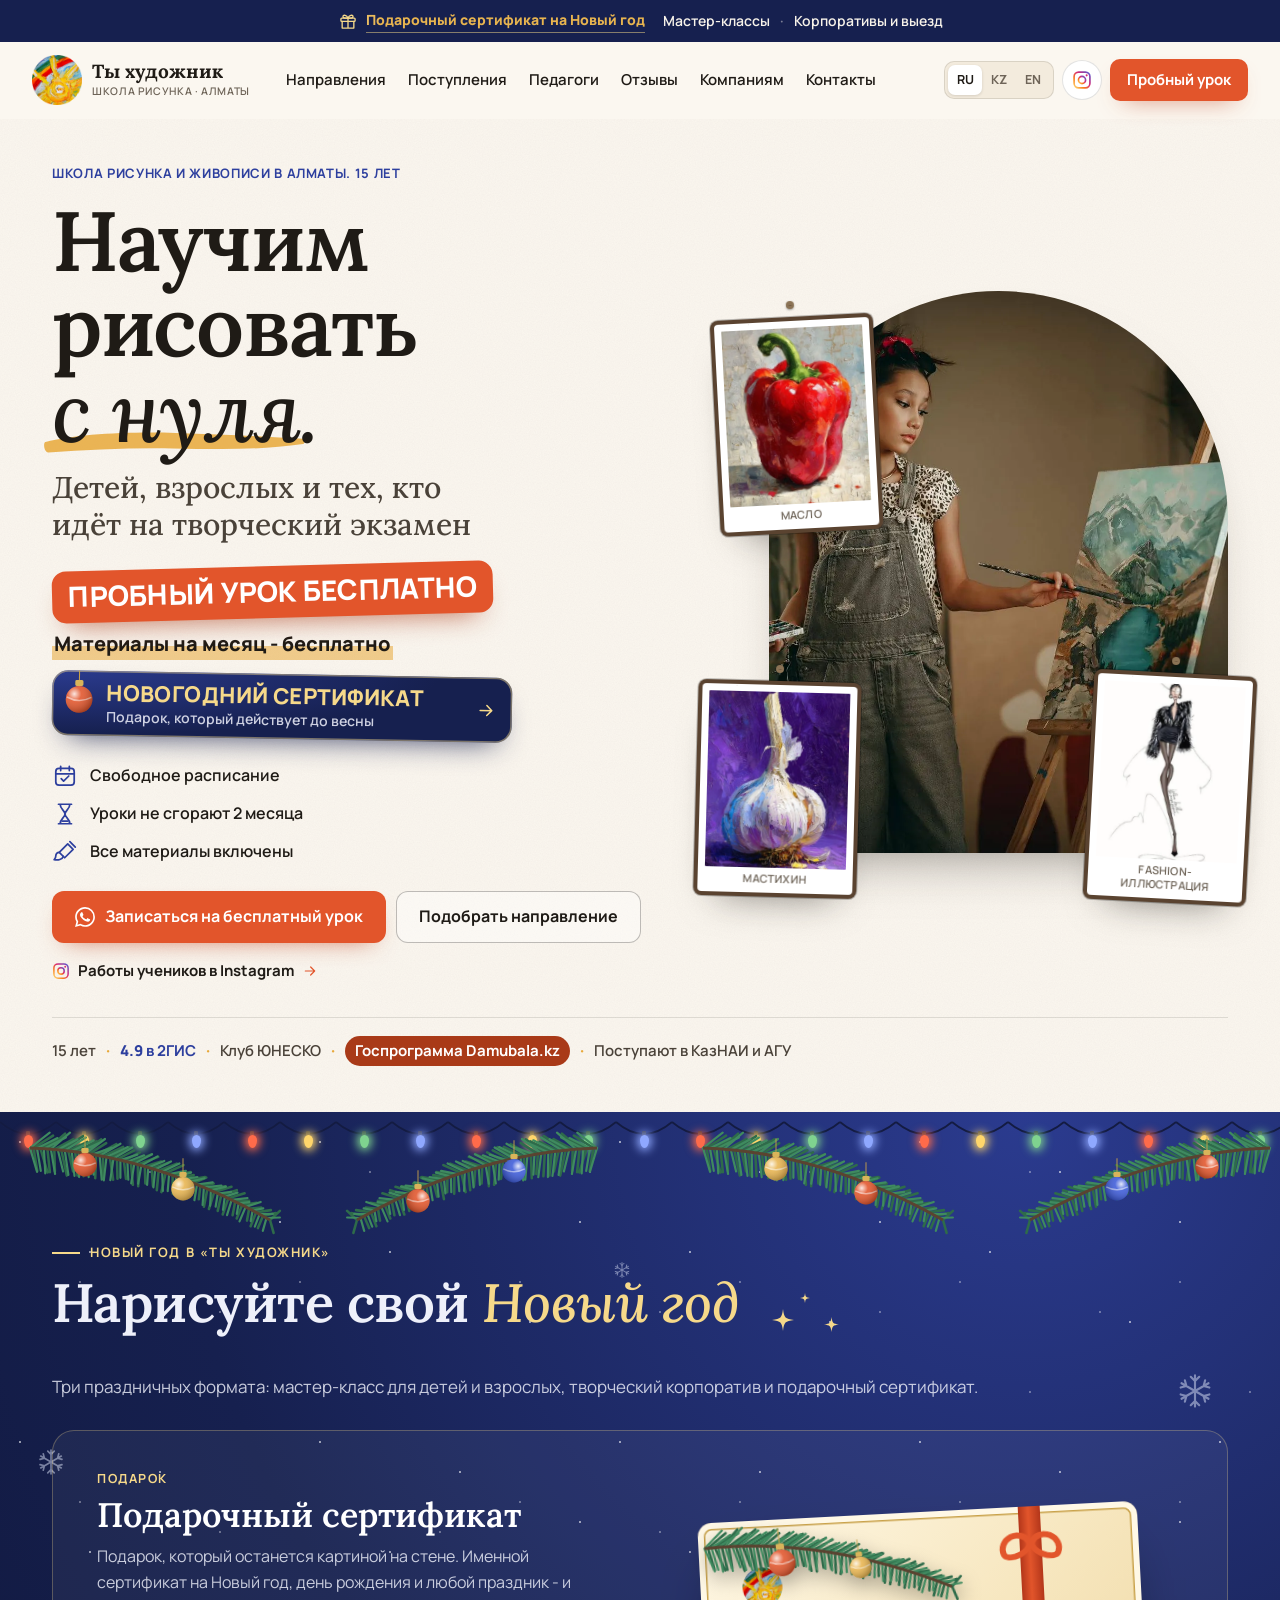
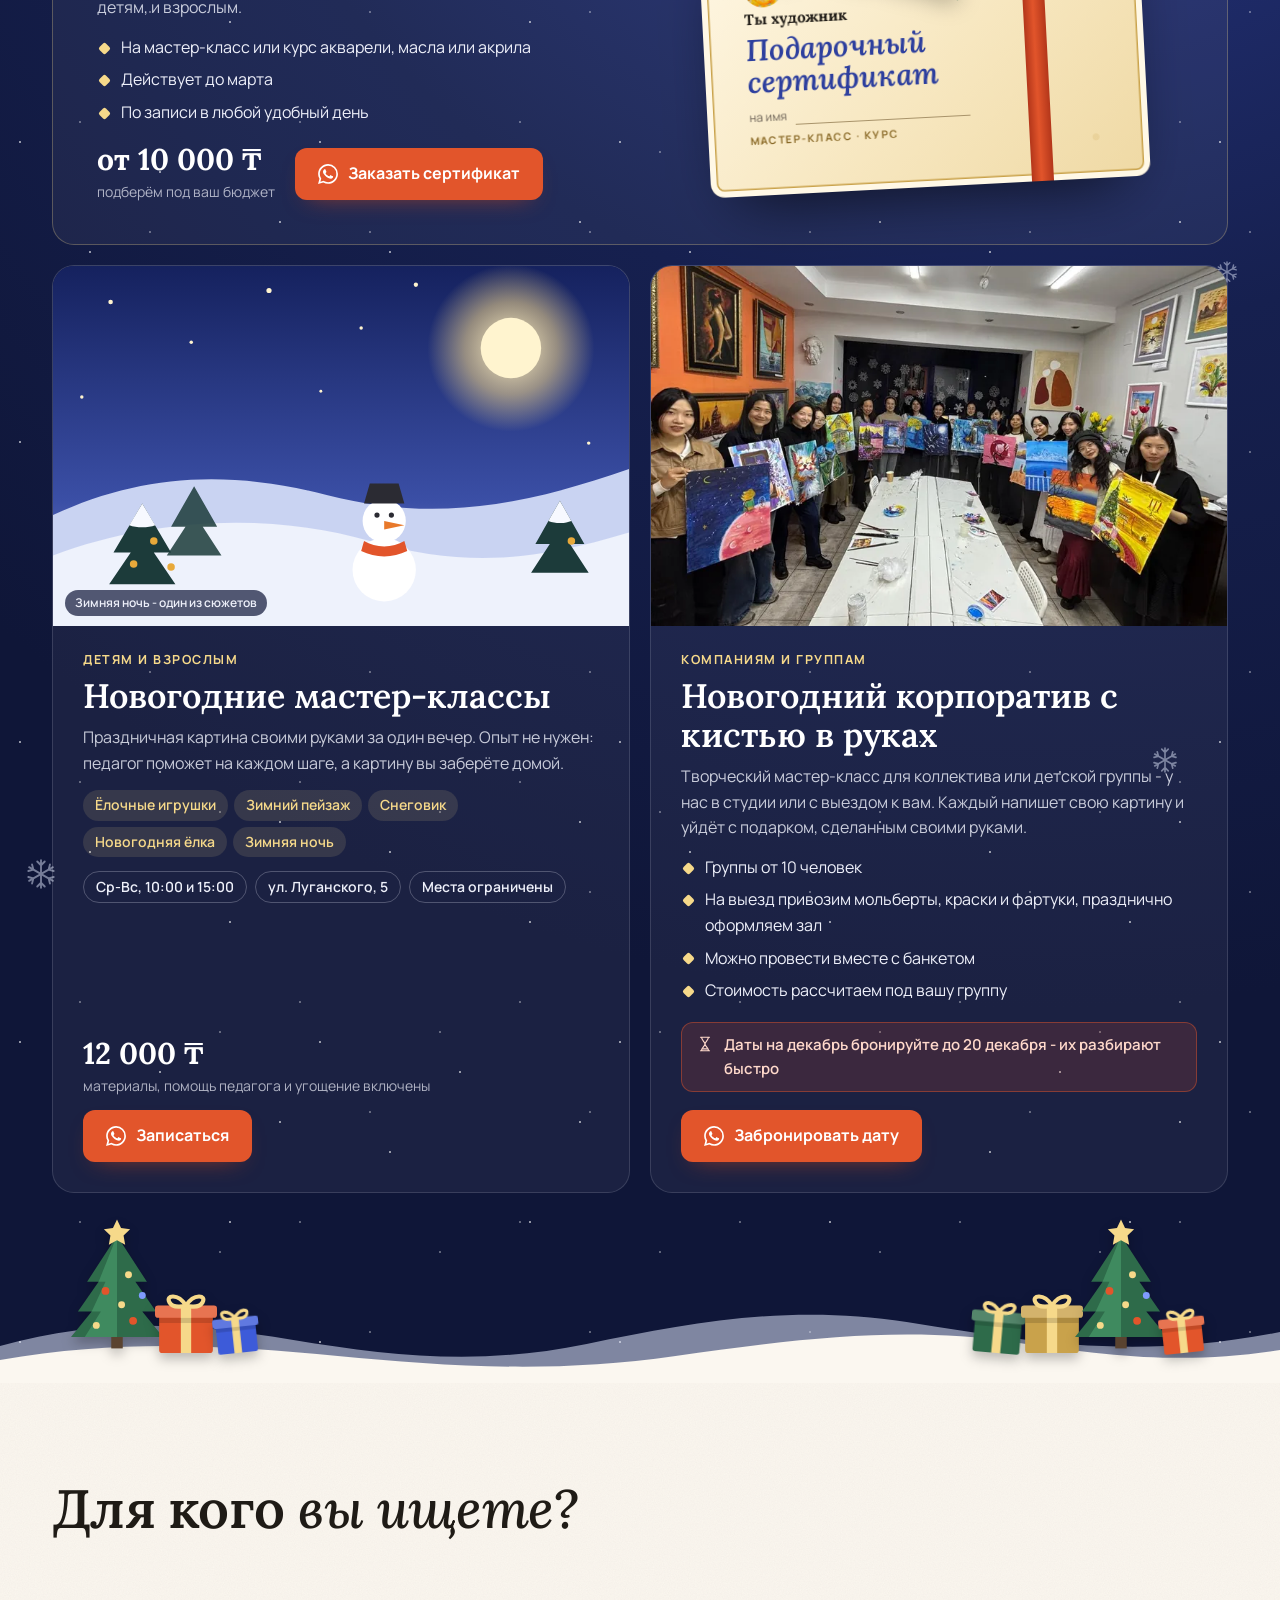
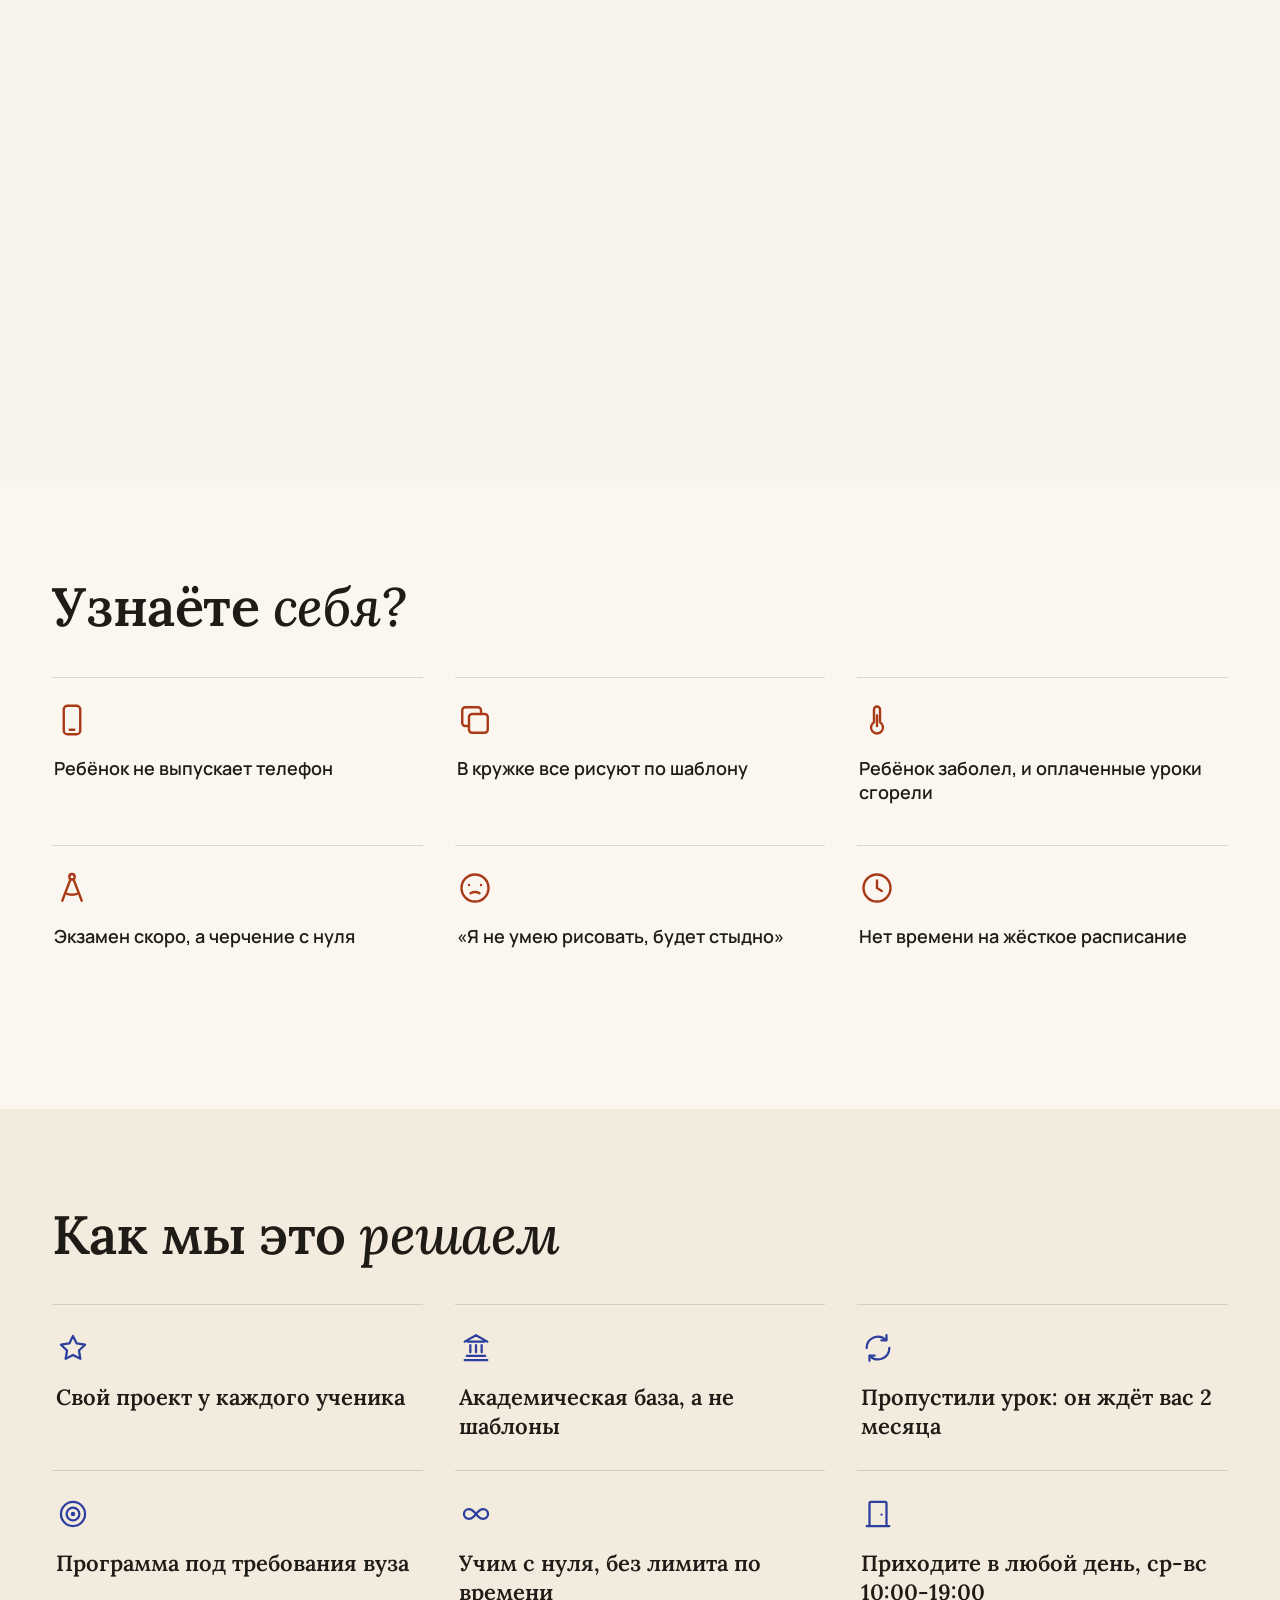
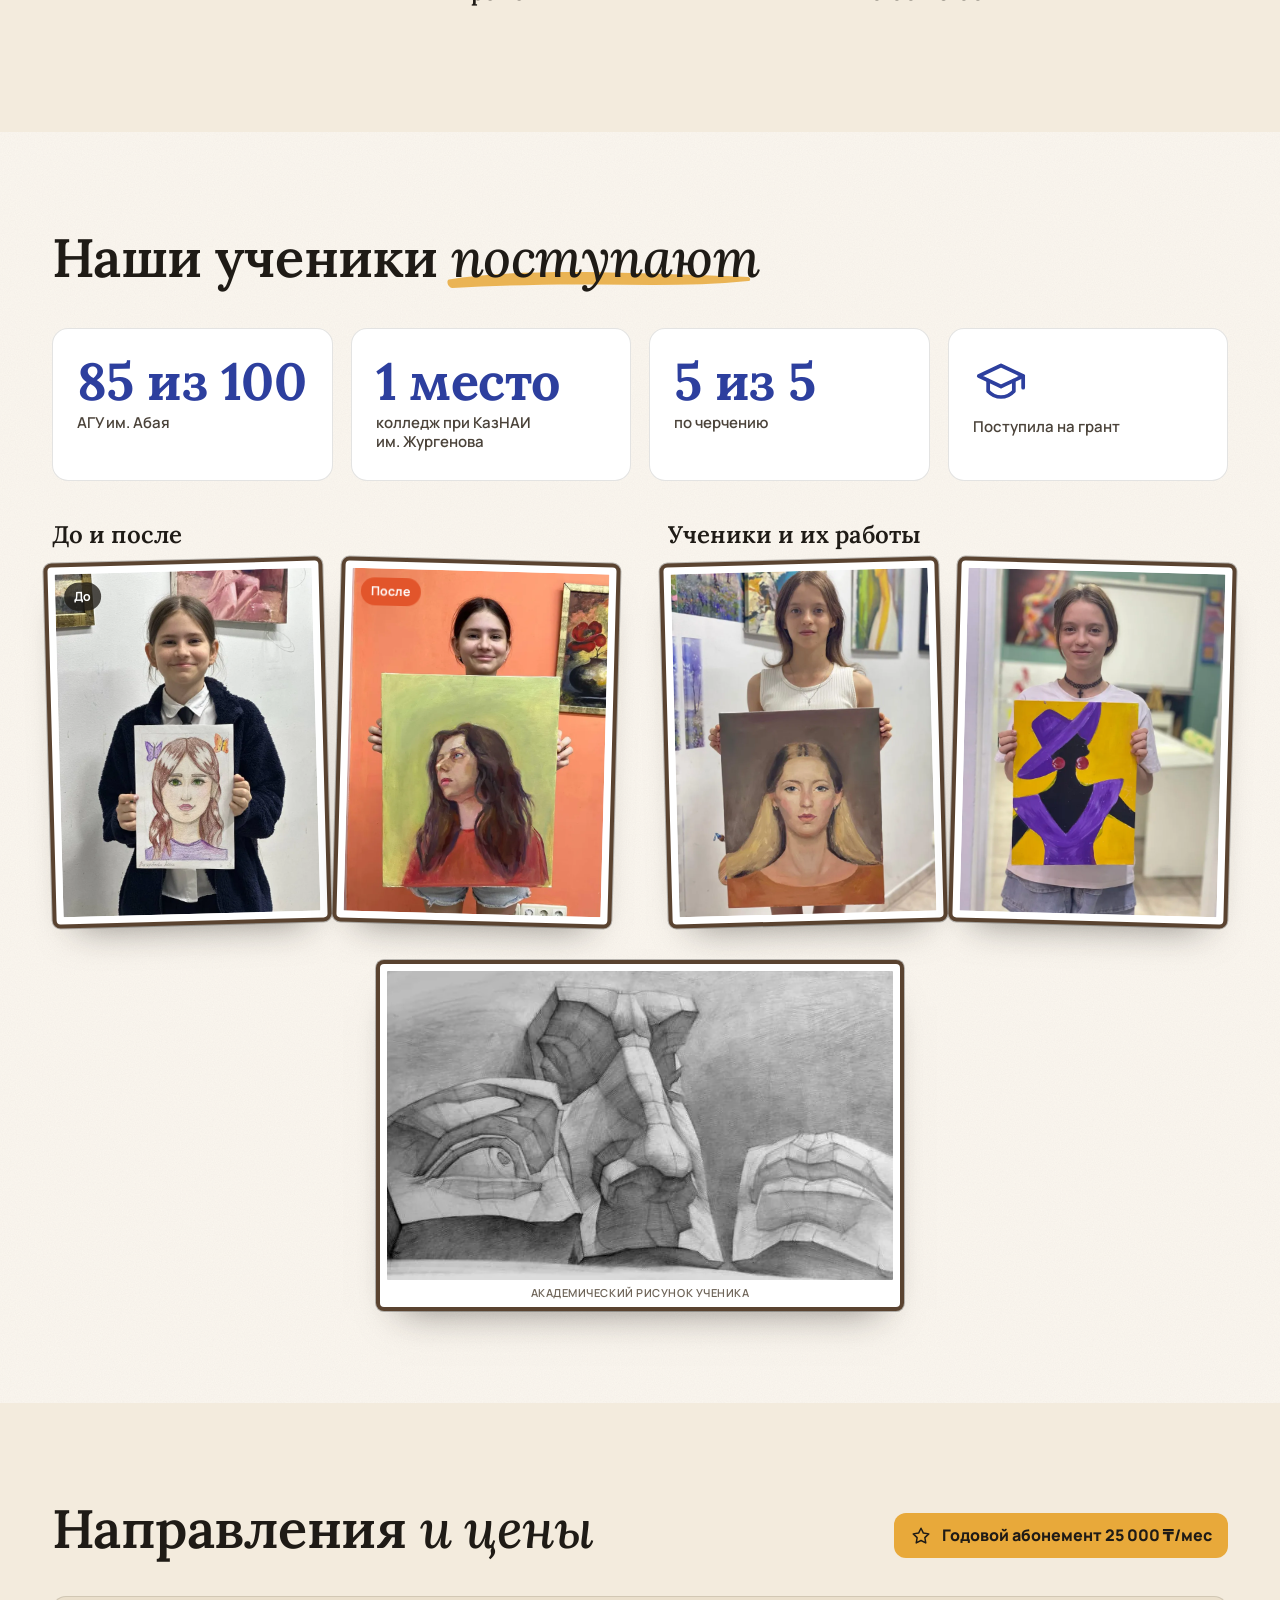
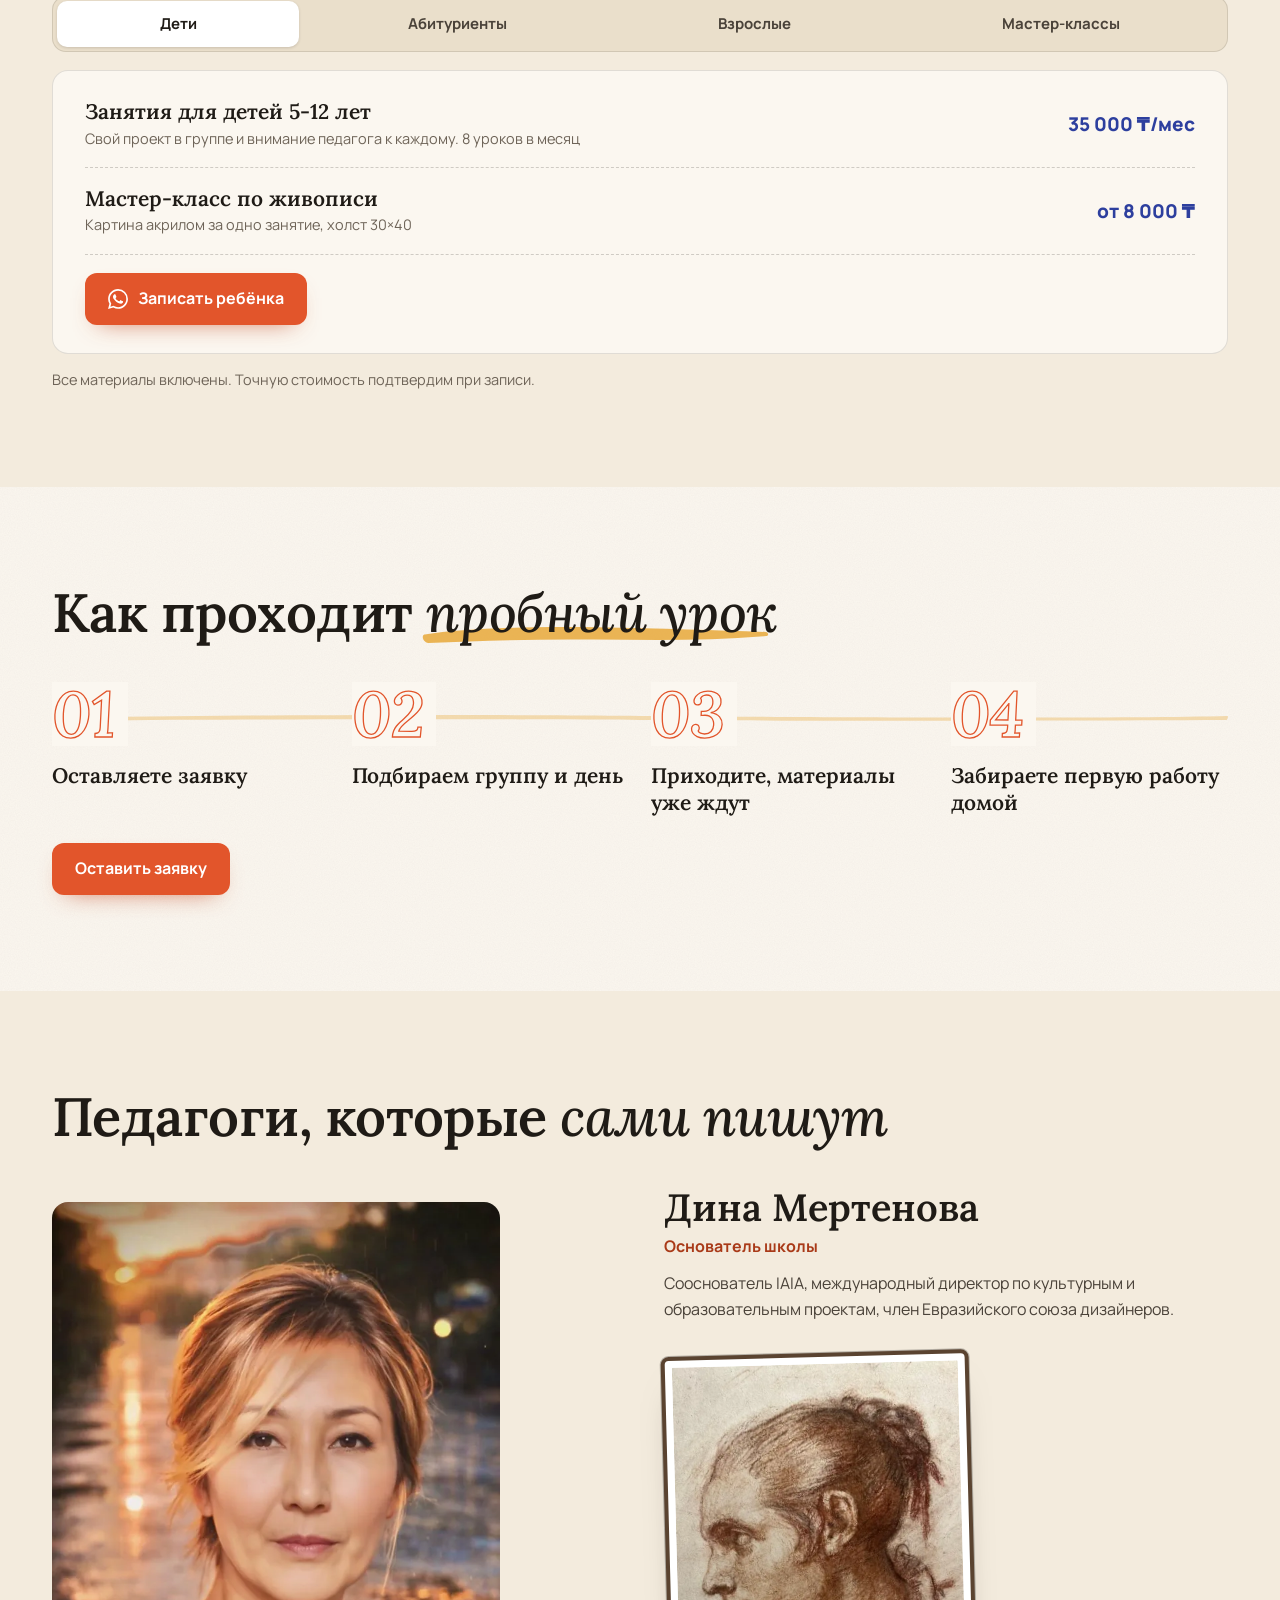
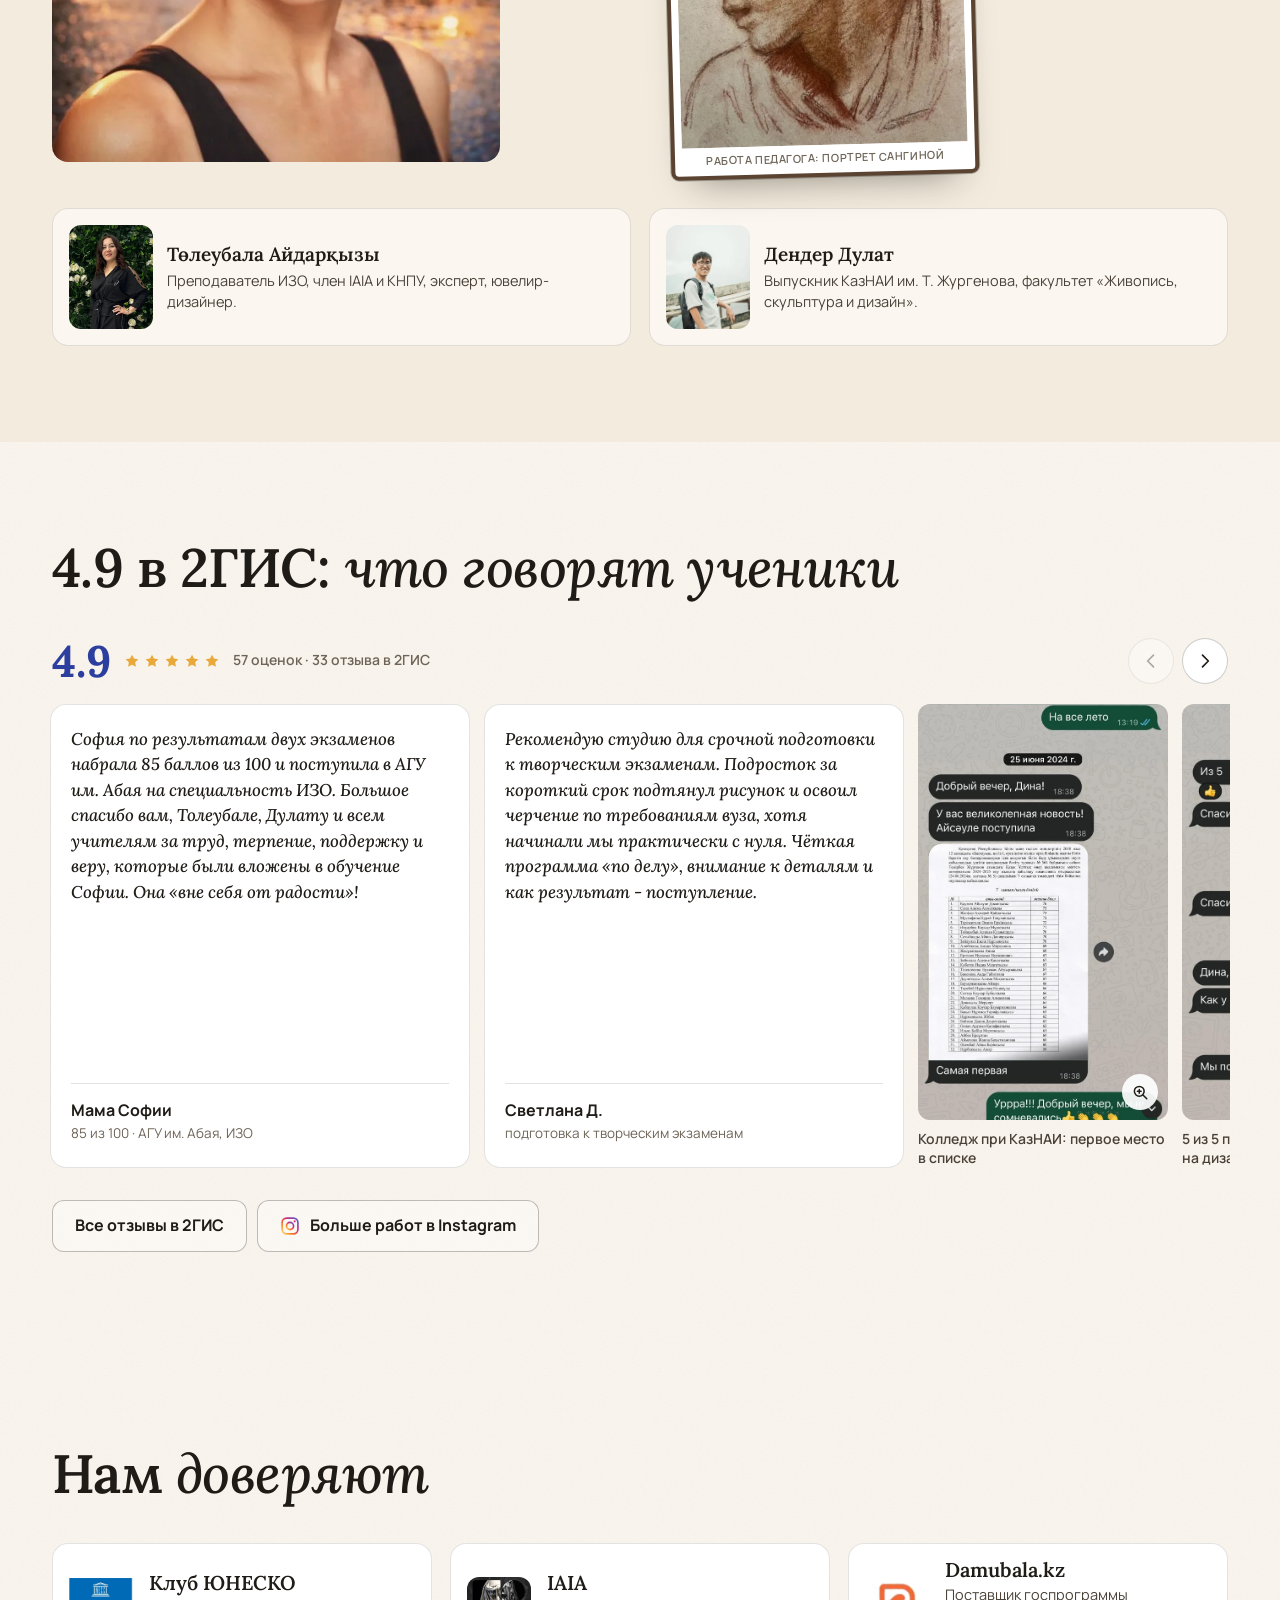
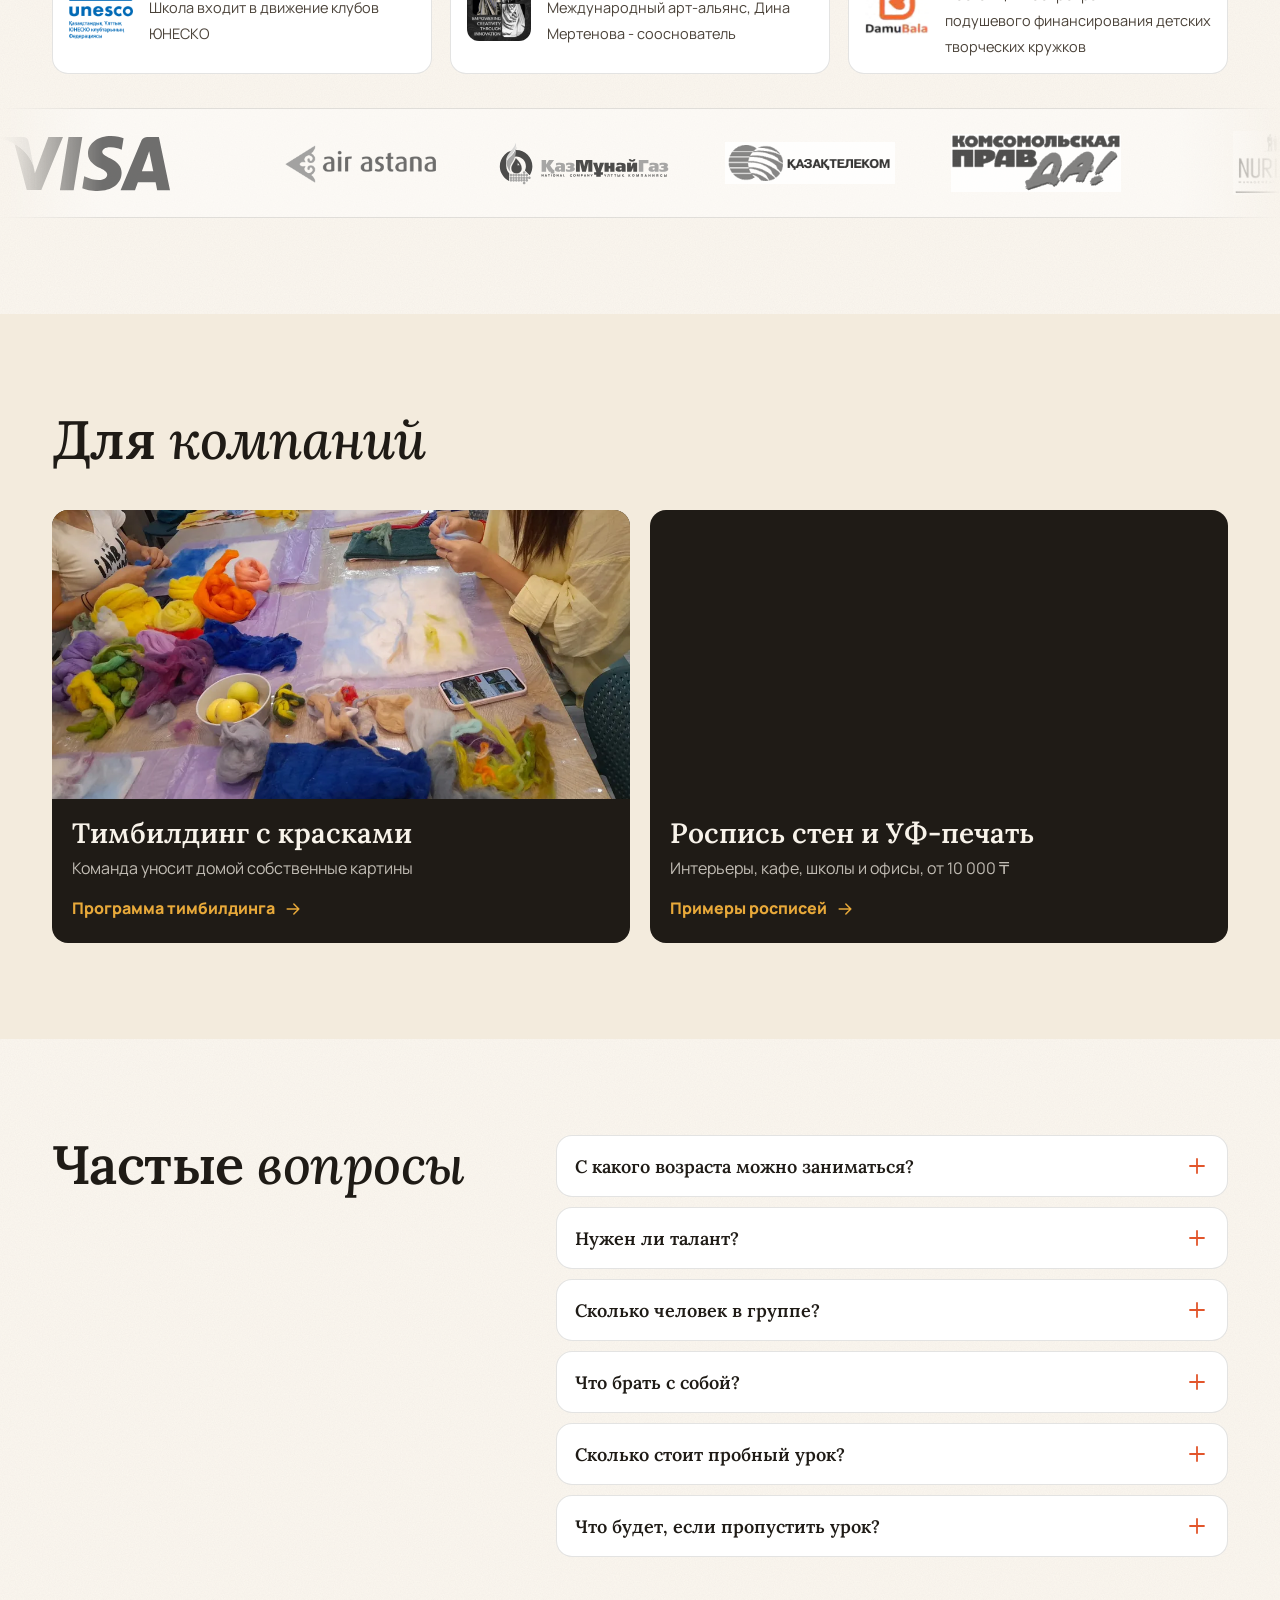
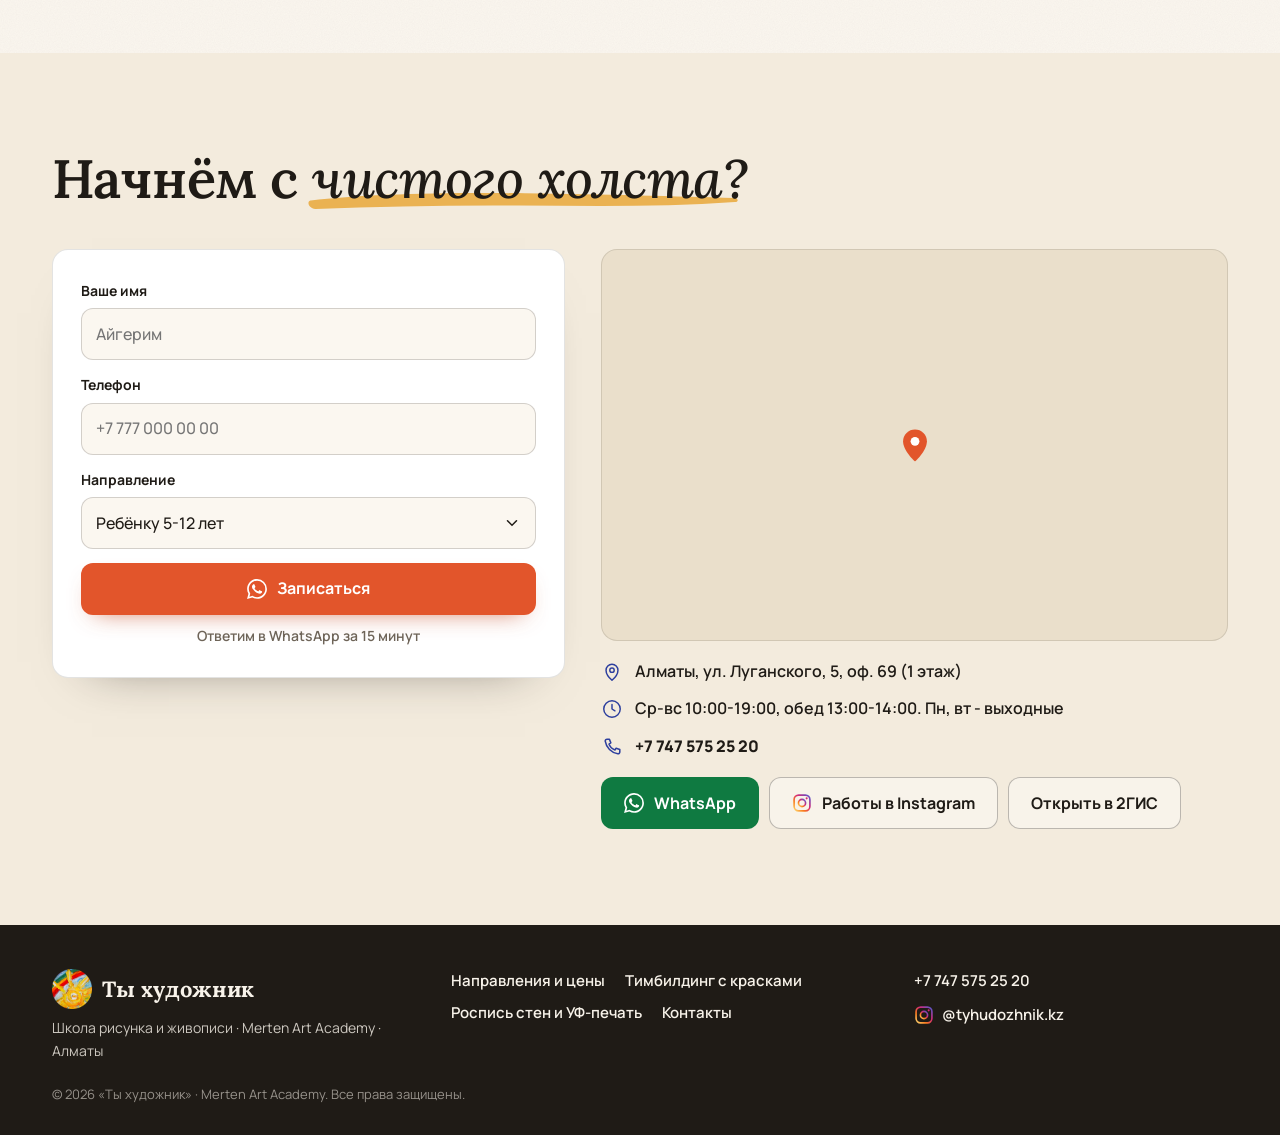
<file: index.html>
<!DOCTYPE html>
<html lang="ru" data-title-en="Ty Hudozhnik - drawing and painting school in Almaty | 15 years">
<head>
  <meta charset="UTF-8">
  <meta name="viewport" content="width=device-width, initial-scale=1.0, viewport-fit=cover">
  <script>
    /* Тег Google Ads и индексация - только на боевом домене; копия на превью не шлёт конверсии и закрыта от поиска */
    document.documentElement.classList.add('js');
    (function () {
      var prod = /(^|\.)merten-academy\.kz$/.test(location.hostname);
      if (prod) {
        var s = document.createElement('script');
        s.async = true; s.src = 'https://www.googletagmanager.com/gtag/js?id=AW-18428216713';
        document.head.appendChild(s);
        window.dataLayer = window.dataLayer || [];
        window.gtag = function () { dataLayer.push(arguments); };
        gtag('js', new Date());
        gtag('config', 'AW-18428216713');
      } else {
        var m = document.createElement('meta');
        m.name = 'robots'; m.content = 'noindex, nofollow';
        document.head.appendChild(m);
      }
    })();
  </script>
  <title>Ты художник - школа рисунка и живописи в Алматы | 15 лет</title>
  <meta name="description" content="Научим рисовать с нуля детей 5-12 лет, взрослых и абитуриентов творческих вузов. Академический рисунок и живопись, черчение, батик и войлок. Свободное расписание, уроки не сгорают 2 месяца, материалы включены. 4.9 в 2ГИС, Алматы, ул. Луганского, 5.">
  <link rel="canonical" href="https://tyhudozhnik.merten-academy.kz/">
  <meta name="theme-color" content="#FBF7F0">
  <meta property="og:type" content="website">
  <meta property="og:title" content="Ты художник - школа рисунка и живописи в Алматы">
  <meta property="og:description" content="Научим рисовать с нуля: детей, взрослых и тех, кто идёт на творческий экзамен. 15 лет, 4.9 в 2ГИС, клуб ЮНЕСКО. Первый урок пробный.">
  <meta property="og:image" content="https://tyhudozhnik.merten-academy.kz/assets/og-image.jpg">
  <meta property="og:url" content="https://tyhudozhnik.merten-academy.kz/">
  <meta property="og:locale" content="ru_KZ">
  <meta name="twitter:card" content="summary_large_image">
  <link rel="icon" href="favicon.ico" sizes="any">
  <link rel="icon" type="image/png" sizes="32x32" href="assets/mark-32.png">
  <link rel="icon" type="image/png" sizes="16x16" href="assets/mark-16.png">
  <link rel="icon" type="image/png" sizes="192x192" href="assets/mark-192.png">
  <link rel="apple-touch-icon" href="assets/touch-icon.png">
  <link rel="preconnect" href="https://fonts.googleapis.com">
  <link rel="preconnect" href="https://fonts.gstatic.com" crossorigin>
  <link href="https://fonts.googleapis.com/css2?family=Lora:ital,wght@0,500;0,600;0,700;1,500;1,600&family=Manrope:wght@400;500;600;700;800&family=Onest:wght@400;500;600;700;800&display=swap" rel="stylesheet">
  <link rel="preload" as="image" href="assets/hero-girl.webp" fetchpriority="high">
  <link rel="stylesheet" href="styles.css?v=20261127-1">
  <script type="application/ld+json">
  {
    "@context": "https://schema.org",
    "@type": "LocalBusiness",
    "name": "Ты художник (Merten Art Academy)",
    "description": "Школа рисунка и живописи в Алматы: занятия для детей 5-12 лет и взрослых с нуля, подготовка к творческим экзаменам и черчение, мастер-классы по живописи, батику и войлоку.",
    "url": "https://tyhudozhnik.merten-academy.kz/",
    "image": "https://tyhudozhnik.merten-academy.kz/assets/og-image.jpg",
    "logo": "https://tyhudozhnik.merten-academy.kz/assets/mark-192.png",
    "telephone": "+77475752520",
    "address": {
      "@type": "PostalAddress",
      "streetAddress": "ул. Луганского, 5, оф. 69",
      "addressLocality": "Алматы",
      "postalCode": "050051",
      "addressCountry": "KZ"
    },
    "openingHoursSpecification": [{
      "@type": "OpeningHoursSpecification",
      "dayOfWeek": ["Wednesday","Thursday","Friday","Saturday","Sunday"],
      "opens": "10:00",
      "closes": "19:00"
    }],
    "aggregateRating": {
      "@type": "AggregateRating",
      "ratingValue": "4.9",
      "bestRating": "5",
      "ratingCount": "57",
      "reviewCount": "33"
    },
    "sameAs": [
      "https://www.instagram.com/tyhudozhnik.kz",
      "https://www.facebook.com/DinaZhivopis",
      "https://2gis.kz/almaty/geo/9429940001401993"
    ],
    "priceRange": "₸₸"
  }
  </script>
  <script src="https://lead-bot.sultan-askarov-kz.workers.dev/t.js" data-site="tyhudozhnik" defer></script>
</head>
<body>

<svg width="0" height="0" style="position:absolute" aria-hidden="true">
  <defs>
    <linearGradient id="ig-grad" x1="0" y1="1" x2="1" y2="0"><stop offset="0" stop-color="#FEDA75"/><stop offset=".3" stop-color="#FA7E1E"/><stop offset=".6" stop-color="#D62976"/><stop offset="1" stop-color="#4F5BD5"/></linearGradient>
    <symbol id="ic-wa" viewBox="0 0 24 24"><path fill="currentColor" d="M17.472 14.382c-.297-.149-1.758-.867-2.03-.967-.273-.099-.471-.148-.67.15-.197.297-.767.966-.94 1.164-.173.199-.347.223-.644.075-.297-.15-1.255-.463-2.39-1.475-.883-.788-1.48-1.761-1.653-2.059-.173-.297-.018-.458.13-.606.134-.133.298-.347.446-.52.149-.174.198-.298.298-.497.099-.198.05-.371-.025-.52-.075-.149-.669-1.612-.916-2.207-.242-.579-.487-.5-.669-.51-.173-.008-.371-.01-.57-.01-.198 0-.52.074-.792.372-.272.297-1.04 1.016-1.04 2.479 0 1.462 1.065 2.875 1.213 3.074.149.198 2.096 3.2 5.077 4.487.709.306 1.262.489 1.694.625.712.227 1.36.195 1.871.118.571-.085 1.758-.719 2.006-1.413.248-.694.248-1.289.173-1.413-.074-.124-.272-.198-.57-.347m-5.421 7.403h-.004a9.87 9.87 0 0 1-5.031-1.378l-.361-.214-3.741.982.998-3.648-.235-.374a9.86 9.86 0 0 1-1.51-5.26c.001-5.45 4.436-9.884 9.888-9.884 2.64 0 5.122 1.03 6.988 2.898a9.825 9.825 0 0 1 2.893 6.994c-.003 5.45-4.437 9.884-9.885 9.884m8.413-18.297A11.815 11.815 0 0 0 12.05 0C5.495 0 .16 5.335.157 11.892c0 2.096.547 4.142 1.588 5.945L.057 24l6.305-1.654a11.882 11.882 0 0 0 5.683 1.448h.005c6.554 0 11.89-5.335 11.893-11.893a11.821 11.821 0 0 0-3.48-8.413Z"/></symbol>
    <symbol id="ic-ig" viewBox="0 0 24 24"><rect x="2.5" y="2.5" width="19" height="19" rx="5.5" fill="none" stroke="url(#ig-grad)" stroke-width="2"/><circle cx="12" cy="12" r="4.3" fill="none" stroke="url(#ig-grad)" stroke-width="2"/><circle cx="17.6" cy="6.4" r="1.25" fill="#D62976"/></symbol>
    <symbol id="i-cal" viewBox="0 0 24 24"><g fill="none" stroke="currentColor" stroke-width="1.6" stroke-linecap="round" stroke-linejoin="round"><rect x="3.5" y="5" width="17" height="15.5" rx="3"/><path d="M3.5 10h17M8 3v4M16 3v4M8.5 14.5l2.2 2.2 4.8-4.7"/></g></symbol>
    <symbol id="i-hourglass" viewBox="0 0 24 24"><g fill="none" stroke="currentColor" stroke-width="1.6" stroke-linecap="round" stroke-linejoin="round"><path d="M6 3h12M6 21h12M7.5 3c0 4.5 4.5 6 4.5 9s-4.5 4.5-4.5 9M16.5 3c0 4.5-4.5 6-4.5 9s4.5 4.5 4.5 9"/><path d="M9.5 18.5h5"/></g></symbol>
    <symbol id="i-brush" viewBox="0 0 24 24"><g fill="none" stroke="currentColor" stroke-width="1.6" stroke-linecap="round" stroke-linejoin="round"><path d="M14.5 4.5l5 5-7.8 7.8-5-5z"/><path d="M6.7 12.3c-2 0-3.2 1.4-3.2 3.4 0 1.6-.7 2.6-1.5 3.3 3.6.9 7.6-.2 8.4-2.9"/><path d="M16.5 2.5l5 5"/></g></symbol>
    <symbol id="i-phone" viewBox="0 0 24 24"><g fill="none" stroke="currentColor" stroke-width="1.6" stroke-linecap="round" stroke-linejoin="round"><rect x="6.5" y="2.5" width="11" height="19" rx="2.5"/><path d="M10.5 18.5h3"/></g></symbol>
    <symbol id="i-copy" viewBox="0 0 24 24"><g fill="none" stroke="currentColor" stroke-width="1.6" stroke-linecap="round" stroke-linejoin="round"><rect x="8" y="8" width="12.5" height="12.5" rx="2"/><path d="M16 8V5.5a2 2 0 0 0-2-2H5.5a2 2 0 0 0-2 2V14a2 2 0 0 0 2 2H8"/></g></symbol>
    <symbol id="i-thermo" viewBox="0 0 24 24"><g fill="none" stroke="currentColor" stroke-width="1.6" stroke-linecap="round" stroke-linejoin="round"><path d="M10 13.5V5a2 2 0 1 1 4 0v8.5a4 4 0 1 1-4 0z"/><path d="M12 9v7"/></g></symbol>
    <symbol id="i-compass" viewBox="0 0 24 24"><g fill="none" stroke="currentColor" stroke-width="1.6" stroke-linecap="round" stroke-linejoin="round"><circle cx="12" cy="4.5" r="1.8"/><path d="M11 6.2L5.5 20.5M13 6.2l5.5 14.3M7.5 15.5c2.8 1.3 6.2 1.3 9 0"/></g></symbol>
    <symbol id="i-shy" viewBox="0 0 24 24"><g fill="none" stroke="currentColor" stroke-width="1.6" stroke-linecap="round" stroke-linejoin="round"><circle cx="12" cy="12" r="9"/><path d="M8 10h.01M16 10h.01M9 15.5c1.8-1 4.2-1 6 0"/></g></symbol>
    <symbol id="i-clock" viewBox="0 0 24 24"><g fill="none" stroke="currentColor" stroke-width="1.6" stroke-linecap="round" stroke-linejoin="round"><circle cx="12" cy="12" r="9"/><path d="M12 7v5l3.2 2"/></g></symbol>
    <symbol id="i-star" viewBox="0 0 24 24"><g fill="none" stroke="currentColor" stroke-width="1.6" stroke-linecap="round" stroke-linejoin="round"><path d="M12 3.5l2.6 5.3 5.9.9-4.3 4.1 1 5.8L12 16.9l-5.2 2.7 1-5.8-4.3-4.1 5.9-.9z"/></g></symbol>
    <symbol id="i-column" viewBox="0 0 24 24"><g fill="none" stroke="currentColor" stroke-width="1.6" stroke-linecap="round" stroke-linejoin="round"><path d="M4 20.5h16M5.5 17.5h13M6 7.5h12M4 7.5L12 3l8 4.5M8 10v5M12 10v5M16 10v5"/></g></symbol>
    <symbol id="i-refresh" viewBox="0 0 24 24"><g fill="none" stroke="currentColor" stroke-width="1.6" stroke-linecap="round" stroke-linejoin="round"><path d="M20 12a8 8 0 0 1-13.7 5.6M4 12a8 8 0 0 1 13.7-5.6"/><path d="M18 3v3.6h-3.6M6 21v-3.6h3.6"/></g></symbol>
    <symbol id="i-target" viewBox="0 0 24 24"><g fill="none" stroke="currentColor" stroke-width="1.6" stroke-linecap="round" stroke-linejoin="round"><circle cx="12" cy="12" r="8.5"/><circle cx="12" cy="12" r="4.5"/><circle cx="12" cy="12" r=".8" fill="currentColor"/></g></symbol>
    <symbol id="i-infinity" viewBox="0 0 24 24"><g fill="none" stroke="currentColor" stroke-width="1.6" stroke-linecap="round" stroke-linejoin="round"><path d="M12 12c-1.8-2.3-3.3-3.5-5-3.5a3.5 3.5 0 0 0 0 7c1.7 0 3.2-1.2 5-3.5zm0 0c1.8 2.3 3.3 3.5 5 3.5a3.5 3.5 0 0 0 0-7c-1.7 0-3.2 1.2-5 3.5z"/></g></symbol>
    <symbol id="i-door" viewBox="0 0 24 24"><g fill="none" stroke="currentColor" stroke-width="1.6" stroke-linecap="round" stroke-linejoin="round"><path d="M4 20.5h16M6 20.5V4.5a1 1 0 0 1 1-1h10a1 1 0 0 1 1 1v16"/><path d="M14.5 12.5h.01"/></g></symbol>
    <symbol id="i-cap" viewBox="0 0 24 24"><g fill="none" stroke="currentColor" stroke-width="1.6" stroke-linecap="round" stroke-linejoin="round"><path d="M2.5 9L12 4.5 21.5 9 12 13.5z"/><path d="M6.5 11v4.5c1.5 1.6 3.4 2.5 5.5 2.5s4-.9 5.5-2.5V11M21.5 9v5"/></g></symbol>
    <symbol id="i-star-f" viewBox="0 0 24 24"><path fill="currentColor" d="M12 3.5l2.6 5.3 5.9.9-4.3 4.1 1 5.8L12 16.9l-5.2 2.7 1-5.8-4.3-4.1 5.9-.9z"/></symbol>
    <symbol id="i-arrow" viewBox="0 0 24 24"><path d="M5 12h14M13 6l6 6-6 6" fill="none" stroke="currentColor" stroke-width="1.8" stroke-linecap="round" stroke-linejoin="round"/></symbol>
    <symbol id="i-prev" viewBox="0 0 24 24"><path d="M15 5l-7 7 7 7" fill="none" stroke="currentColor" stroke-width="2" stroke-linecap="round" stroke-linejoin="round"/></symbol>
    <symbol id="i-next" viewBox="0 0 24 24"><path d="M9 5l7 7-7 7" fill="none" stroke="currentColor" stroke-width="2" stroke-linecap="round" stroke-linejoin="round"/></symbol>
    <symbol id="i-call" viewBox="0 0 24 24"><path d="M6.6 3.5h2.6l1.5 4-2 1.3a11 11 0 0 0 6.5 6.5l1.3-2 4 1.5v2.6a2 2 0 0 1-2.2 2A16.5 16.5 0 0 1 4.6 5.7a2 2 0 0 1 2-2.2z" fill="none" stroke="currentColor" stroke-width="1.7" stroke-linejoin="round"/></symbol>
    <symbol id="i-pin" viewBox="0 0 24 24"><g fill="none" stroke="currentColor" stroke-width="1.6" stroke-linecap="round" stroke-linejoin="round"><path d="M12 21s-6.5-5.6-6.5-11a6.5 6.5 0 0 1 13 0c0 5.4-6.5 11-6.5 11z"/><circle cx="12" cy="10" r="2.4"/></g></symbol>
    <symbol id="i-check" viewBox="0 0 24 24"><path d="M5 12.5l4.5 4.5L19 7.5" fill="none" stroke="currentColor" stroke-width="2" stroke-linecap="round" stroke-linejoin="round"/></symbol>
    <symbol id="i-plus" viewBox="0 0 24 24"><path d="M12 5v14M5 12h14" fill="none" stroke="currentColor" stroke-width="1.8" stroke-linecap="round"/></symbol>
    <symbol id="i-zoom" viewBox="0 0 24 24"><g fill="none" stroke="currentColor" stroke-width="2" stroke-linecap="round"><circle cx="11" cy="11" r="6.5"/><path d="M16 16l5 5M11 8.5v5M8.5 11h5"/></g></symbol>
    <symbol id="i-unesco" viewBox="0 0 24 24"><g fill="none" stroke="currentColor" stroke-width="1.6" stroke-linecap="round" stroke-linejoin="round"><circle cx="12" cy="12" r="9"/><path d="M3 12h18M12 3c2.6 2.6 3.8 5.6 3.8 9s-1.2 6.4-3.8 9c-2.6-2.6-3.8-5.6-3.8-9S9.4 5.6 12 3z"/></g></symbol>
    <symbol id="i-hand" viewBox="0 0 24 24"><g fill="none" stroke="currentColor" stroke-width="1.6" stroke-linecap="round" stroke-linejoin="round"><path d="M3.5 13.5l4-3.5c1-.8 2.3-.8 3.2 0l1.8 1.5h4c1 0 1.5 1.2.8 1.9l-.6.6H12"/><path d="M3.5 19.5l3-2h7.5l6-5.5c.8-.8-.1-2.1-1.1-1.6l-3.4 1.6"/></g></symbol>
    <radialGradient id="ballHi" cx=".32" cy=".3" r=".75"><stop offset="0" stop-color="#fff" stop-opacity=".85"/><stop offset=".35" stop-color="#fff" stop-opacity=".12"/><stop offset="1" stop-color="#000" stop-opacity=".28"/></radialGradient>
    <symbol id="fir-branch" viewBox="-20 -30 270 140" overflow="visible"><g fill="none"><path d="M-6.5 6.1L-2.7 29.0M-6.5 6.1L13.1 -6.3M0.4 6.5L7.6 30.4M0.4 6.5L22.7 -4.8M7.4 6.9L9.9 30.1M7.4 6.9L25.1 -8.3M14.3 7.5L14.9 29.3M14.3 7.5L33.5 -2.9M21.3 8.1L26.8 33.6M21.3 8.1L43.2 -5.9M28.3 8.9L33.1 29.4M28.3 8.9L47.3 -0.1M35.2 9.8L37.6 33.5M35.2 9.8L56.6 -0.7M42.2 10.8L43.6 34.1M42.2 10.8L61.3 -2.6M49.1 11.9L50.7 32.0M49.1 11.9L66.2 1.1M56.1 13.1L55.2 36.1M56.1 13.1L76.4 2.2M63.0 14.4L63.1 36.6M63.0 14.4L83.1 4.9M70.0 15.8L73.1 37.8M70.0 15.8L89.5 5.1M77.0 17.3L77.5 36.8M77.0 17.3L94.3 8.4M83.9 18.9L86.0 36.9M83.9 18.9L99.9 10.4M90.9 20.7L92.9 42.8M90.9 20.7L111.5 12.4M97.8 22.5L98.2 44.3M97.8 22.5L118.2 14.9M104.8 24.5L105.4 41.5M104.8 24.5L121.2 19.6M111.7 26.5L113.0 43.8M111.7 26.5L128.1 20.9M118.7 28.7L116.8 48.1M118.7 28.7L136.8 21.6M125.7 31.0L121.4 50.1M125.7 31.0L143.6 23.1M132.6 33.4L132.8 51.7M132.6 33.4L150.6 30.1M139.6 35.8L139.8 50.2M139.6 35.8L153.7 33.1M146.5 38.4L143.1 57.1M146.5 38.4L165.1 35.1M153.5 41.1L149.8 54.7M153.5 41.1L166.3 35.5M160.4 44.0L158.8 57.3M160.4 44.0L173.7 41.5M167.4 46.9L163.9 64.7M167.4 46.9L185.4 44.4M174.3 49.9L168.9 67.0M174.3 49.9L191.5 44.8M181.3 53.0L177.7 68.9M181.3 53.0L196.8 48.2M188.3 56.3L182.7 72.5M188.3 56.3L204.6 51.3M195.2 59.6L192.6 73.3M195.2 59.6L209.1 58.9M202.2 63.1L196.7 76.5M202.2 63.1L216.5 60.7M209.1 66.7L207.0 78.6M209.1 66.7L221.2 65.6M216.1 70.3L210.6 84.2M216.1 70.3L230.9 68.1M223.0 74.1L217.9 86.1M223.0 74.1L235.8 71.1M230.0 78.0L233.6 90.9M230.0 78.0L239.9 68.9" stroke="#2E6B4A" stroke-width="2.6" stroke-linecap="round"/><path d="M-10.0 6.0L-2.9 29.9M-10.0 6.0L9.7 -9.3M-3.0 6.3L0.8 28.9M-3.0 6.3L17.5 -3.9M3.9 6.7L5.3 31.4M3.9 6.7L25.9 -4.5M10.9 7.2L15.1 32.0M10.9 7.2L30.0 -9.3M17.8 7.8L23.1 29.4M17.8 7.8L37.4 -2.8M24.8 8.5L28.4 33.0M24.8 8.5L45.9 -4.5M31.7 9.3L34.5 33.8M31.7 9.3L53.7 -1.7M38.7 10.3L39.1 35.1M38.7 10.3L61.3 -0.1M45.7 11.3L48.7 35.2M45.7 11.3L65.0 -3.0M52.6 12.4L53.6 32.6M52.6 12.4L71.6 5.7M59.6 13.7L61.7 37.7M59.6 13.7L80.5 1.7M66.5 15.1L63.8 38.4M66.5 15.1L87.8 5.1M73.5 16.5L70.3 38.2M73.5 16.5L92.4 5.5M80.4 18.1L80.4 35.8M80.4 18.1L97.3 12.6M87.4 19.8L88.3 37.7M87.4 19.8L104.1 13.3M94.3 21.6L91.2 41.4M94.3 21.6L112.1 12.2M101.3 23.5L98.2 41.7M101.3 23.5L117.5 14.4M108.3 25.5L107.1 42.8M108.3 25.5L124.3 18.9M115.2 27.6L113.4 45.3M115.2 27.6L131.0 19.4M122.2 29.8L122.9 49.0M122.2 29.8L139.4 21.4M129.1 32.1L127.7 49.2M129.1 32.1L145.9 28.8M136.1 34.6L135.7 50.1M136.1 34.6L151.1 30.6M143.0 37.1L141.6 51.5M143.0 37.1L157.4 35.0M150.0 39.8L148.4 54.7M150.0 39.8L164.6 36.3M157.0 42.5L154.4 58.2M157.0 42.5L172.7 40.3M163.9 45.4L162.6 63.0M163.9 45.4L181.4 43.5M170.9 48.4L170.1 63.8M170.9 48.4L185.9 44.6M177.8 51.5L175.6 64.7M177.8 51.5L191.1 49.8M184.8 54.6L183.0 67.9M184.8 54.6L197.5 50.6M191.7 57.9L187.0 73.1M191.7 57.9L207.5 56.1M198.7 61.3L196.8 71.9M198.7 61.3L209.4 60.1M205.7 64.9L199.5 79.4M205.7 64.9L220.7 60.0M212.6 68.5L210.7 79.2M212.6 68.5L223.3 66.3M219.6 72.2L214.8 84.6M219.6 72.2L232.8 71.9M226.5 76.0L222.8 88.9M226.5 76.0L239.9 75.5" stroke="#3F8A5F" stroke-width="2.2" stroke-linecap="round"/><path d="M-10 6Q110 10 230 78" stroke="#5A4330" stroke-width="3" fill="none"/></g></symbol>
    <symbol id="bauble" viewBox="0 0 40 70"><path d="M20 0v23" stroke="#C9A24B" stroke-width="1.4"/><rect x="14.5" y="21" width="11" height="8" rx="2" fill="#D9B45A"/><circle cx="20" cy="47" r="18" fill="currentColor"/><path d="M3.5 44q16.5 9 33 0" stroke="#fff" stroke-opacity=".5" stroke-width="2.2" fill="none"/><circle cx="20" cy="47" r="18" fill="url(#ballHi)"/></symbol>
    <symbol id="flake" viewBox="-12 -12 24 24"><g stroke="currentColor" stroke-width="1.5" stroke-linecap="round" fill="none"><path id="flA" d="M0 -11V11M0 -7l-3 -3M0 -7l3 -3M0 7l-3 3M0 7l3 3"/><use href="#flA" transform="rotate(60)"/><use href="#flA" transform="rotate(120)"/></g></symbol>
    <symbol id="spark" viewBox="-10 -10 20 20"><path d="M0 -10C1 -2 2 -1 10 0C2 1 1 2 0 10C-1 2 -2 1 -10 0C-2 -1 -1 -2 0 -10z" fill="currentColor"/></symbol>
    <symbol id="gift" viewBox="0 0 60 60" overflow="visible"><rect x="4" y="22" width="52" height="38" rx="3" fill="currentColor"/><rect x="0" y="14" width="60" height="12" rx="3" fill="currentColor"/><rect x="0" y="14" width="60" height="12" rx="3" fill="#fff" fill-opacity=".18"/><rect x="25" y="14" width="10" height="46" fill="#F6D98A"/><path d="M30 14C22 2 10 4 14 11s16 3 16 3zM30 14C38 2 50 4 46 11s-16 3-16 3z" fill="none" stroke="#F6D98A" stroke-width="4" stroke-linejoin="round"/><rect x="4" y="26" width="52" height="5" fill="#000" fill-opacity=".14"/></symbol>
    <symbol id="ny-tree" viewBox="0 0 80 120" overflow="visible"><rect x="35" y="100" width="10" height="16" fill="#5A4330"/><path d="M40 18L14 58h10L6 84h12L0 106h80L62 84h12L56 58h10z" fill="#2E6B4A"/><path d="M40 18L24 58h6L18 84h8L12 106h28z" fill="#3F8A5F"/><g fill="#E2552B"><circle cx="30" cy="66" r="3.4"/><circle cx="54" cy="92" r="3.4"/></g><g fill="#F6D98A"><circle cx="50" cy="52" r="3"/><circle cx="22" cy="96" r="3"/><circle cx="44" cy="78" r="3"/></g><circle cx="62" cy="70" r="3" fill="#7F9BFF"/><path d="M40 4l3.5 7.2 7.9 1.1-5.7 5.6 1.4 7.9L40 22l-7.1 3.8 1.4-7.9-5.7-5.6 7.9-1.1z" fill="#F6D98A"/></symbol>
    <symbol id="i-gift" viewBox="0 0 24 24"><g fill="none" stroke="currentColor" stroke-width="1.6" stroke-linecap="round" stroke-linejoin="round"><rect x="3.5" y="8.5" width="17" height="4" rx="1"/><path d="M5 12.5v8h14v-8M12 8.5v12M12 8.5c-1.5-3.5-5.5-4.5-6-2s3 2 6 2zm0 0c1.5-3.5 5.5-4.5 6-2s-3 2-6 2z"/></g></symbol>
    <symbol id="i-pin-nail" viewBox="0 0 24 24"><circle cx="12" cy="12" r="3.2" fill="currentColor"/></symbol>
  </defs>
</svg>

<!-- ============ БЛОК 1. БАННЕР (до 08.01.2027 новогодний, потом снова «пробный урок») ============ -->
<aside class="topbar topbar-ny" data-until="2027-01-08T00:00:00+05:00" aria-label="Новогодние предложения">
  <div class="wrap ny-bar">
    <a class="ny-cert" href="#ng-sertifikat"><svg class="ny-gift" width="20" height="20" aria-hidden="true"><use href="#i-gift"/></svg><span class="ny-shine" data-i18n="ny.bar.cert">Подарочный сертификат на Новый год</span></a>
    <span class="ny-links"><a href="#ng-master-klassy" data-i18n="ny.bar.mk">Мастер-классы</a><i aria-hidden="true">·</i><a href="#ng-korporativ" data-i18n="ny.bar.corp">Корпоративы и выезд</a></span>
  </div>
</aside>
<aside class="topbar topbar-def" aria-label="Объявление" hidden>
  <div class="wrap topbar-in">
    <p class="topbar-txt" data-i18n="top.txt">Пробный урок и материалы на месяц - бесплатно</p>
    <a class="topbar-cta" href="#kontakty" data-i18n="top.cta">Записаться</a>
  </div>
</aside>

<header class="hdr" id="siteHeader">
  <div class="wrap hdr-in">
    <a class="logo" href="#top" aria-label="Ты художник - наверх">
      <img class="logo-mark" src="assets/logo-sun.webp" alt="" width="48" height="48" decoding="async">
      <span class="logo-text">Ты&nbsp;художник<em data-i18n="logo.sub">школа рисунка · Алматы</em></span>
    </a>
    <nav class="nav" aria-label="Основная навигация">
      <a href="#tseny" data-i18n="nav.dir">Направления</a>
      <a href="#uspehi" data-i18n="nav.res">Поступления</a>
      <a href="#pedagogi" data-i18n="nav.ped">Педагоги</a>
      <a href="#otzyvy" data-i18n="nav.rev">Отзывы</a>
      <a href="#kompaniyam" data-i18n="nav.biz">Компаниям</a>
      <a href="#kontakty" data-i18n="nav.cts">Контакты</a>
    </nav>
    <div class="hdr-right">
      <div class="lang-switch" role="group" aria-label="Язык сайта">
        <button type="button" data-lang="ru" class="active" aria-pressed="true">RU</button>
        <button type="button" data-lang="kk" aria-pressed="false">KZ</button>
        <button type="button" data-lang="en" aria-pressed="false">EN</button>
      </div>
      <a class="hdr-ig" href="https://www.instagram.com/tyhudozhnik.kz" target="_blank" rel="noopener" aria-label="Instagram @tyhudozhnik.kz"><svg width="20" height="20" aria-hidden="true"><use href="#ic-ig"/></svg></a>
      <a class="hdr-tel js-call" data-conv="phone_call" href="tel:+77475752520">+7&nbsp;747&nbsp;575&nbsp;25&nbsp;20</a>
      <a class="btn btn-terra btn-sm hdr-cta js-wa" data-conv="whatsapp" href="https://wa.me/77475752520?text=%D0%97%D0%B4%D1%80%D0%B0%D0%B2%D1%81%D1%82%D0%B2%D1%83%D0%B9%D1%82%D0%B5%21%20%D0%A5%D0%BE%D1%87%D1%83%20%D0%B7%D0%B0%D0%BF%D0%B8%D1%81%D0%B0%D1%82%D1%8C%D1%81%D1%8F%20%D0%BD%D0%B0%20%D0%BF%D1%80%D0%BE%D0%B1%D0%BD%D1%8B%D0%B9%20%D1%83%D1%80%D0%BE%D0%BA" target="_blank" rel="noopener" data-i18n="nav.cta">Пробный урок</a>
      <button class="burger" id="burger" type="button" aria-label="Открыть меню" aria-expanded="false" aria-controls="mobileMenu"><span></span><span></span><span></span></button>
    </div>
  </div>
</header>

<nav class="mmenu" id="mobileMenu" aria-label="Мобильное меню" hidden>
  <div class="mmenu-in">
    <a class="mm-ny" href="#novyj-god" data-i18n="nav.ny">Новый год: мастер-классы и сертификаты</a>
    <a href="#tseny" data-i18n="nav.price">Направления и цены</a>
    <a href="#uspehi" data-i18n="nav.res">Поступления</a>
    <a href="#probnyj" data-i18n="nav.trial">Пробный урок</a>
    <a href="#pedagogi" data-i18n="nav.ped">Педагоги</a>
    <a href="#otzyvy" data-i18n="nav.rev">Отзывы</a>
    <a href="#kompaniyam" data-i18n="nav.biz">Компаниям</a>
    <a href="#faq" data-i18n="nav.faq">Вопросы</a>
    <a href="#kontakty" data-i18n="nav.cts">Контакты</a>
    <div class="mmenu-ct">
      <a class="mm-tel js-call" data-conv="phone_call" href="tel:+77475752520"><svg width="20" height="20" aria-hidden="true"><use href="#i-call"/></svg>+7&nbsp;747&nbsp;575&nbsp;25&nbsp;20</a>
      <div class="mm-row">
        <a class="btn btn-wa js-wa" data-conv="whatsapp" href="https://wa.me/77475752520?text=%D0%97%D0%B4%D1%80%D0%B0%D0%B2%D1%81%D1%82%D0%B2%D1%83%D0%B9%D1%82%D0%B5%21%20%D0%A5%D0%BE%D1%87%D1%83%20%D0%B7%D0%B0%D0%BF%D0%B8%D1%81%D0%B0%D1%82%D1%8C%D1%81%D1%8F%20%D0%BD%D0%B0%20%D0%BF%D1%80%D0%BE%D0%B1%D0%BD%D1%8B%D0%B9%20%D1%83%D1%80%D0%BE%D0%BA" target="_blank" rel="noopener"><svg class="ico-wa" width="20" height="20" aria-hidden="true"><use href="#ic-wa"/></svg>WhatsApp</a>
        <a class="btn btn-line" href="https://www.instagram.com/tyhudozhnik.kz" target="_blank" rel="noopener"><svg width="20" height="20" aria-hidden="true"><use href="#ic-ig"/></svg>Instagram</a>
      </div>
    </div>
  </div>
</nav>

<main id="top">

  <!-- ============ БЛОК 2. ПЕРВЫЙ ЭКРАН ============ -->
  <section class="hero" aria-labelledby="heroTitle">
    <div class="wrap hero-in">
      <div class="hero-copy">
        <p class="hero-sub" data-i18n="hero.sub">Школа рисунка и живописи в Алматы. 15 лет</p>
        <h1 class="hero-title" id="heroTitle">
          <span class="ht-main"><span data-i18n="hero.t1">Научим рисовать</span> <em class="brush-word"><span data-i18n="hero.t2">с нуля.</span><svg class="brush" viewBox="0 0 300 26" preserveAspectRatio="none" aria-hidden="true"><path d="M4 15.5C38 8.5 92 6 151 7.2c56 1.2 104 3.6 144 5.4 2.6.2 2.9 4.4.3 4.7-48 5.8-97 4.6-148 4-48-.6-95 1.2-140 3.8-4.4.3-6.4-8-3.7-9.6z"/></svg></em></span>
          <span class="ht-rest" data-i18n="hero.t3">Детей, взрослых и тех, кто идёт на творческий экзамен</span>
        </h1>
        <p class="hero-offer"><b data-i18n="hero.free">Пробный урок бесплатно</b><span data-i18n="hero.mat">Материалы на месяц - бесплатно</span>
          <a class="hero-ny" href="#ng-sertifikat" data-until="2027-01-08T00:00:00+05:00"><svg class="hn-ball" viewBox="0 0 40 70" aria-hidden="true"><use href="#bauble" style="color:#E2552B"/></svg><span class="hn-txt"><b data-i18n="ny.h.t">Новогодний сертификат</b><small data-i18n="ny.h.s">Подарок, который действует до весны</small></span><svg class="hn-ar" width="20" height="20" aria-hidden="true"><use href="#i-arrow"/></svg><i class="hn-shine" aria-hidden="true"></i></a></p>
        <ul class="hero-points">
          <li><svg aria-hidden="true"><use href="#i-cal"/></svg><span data-i18n="hero.p1">Свободное расписание</span></li>
          <li><svg aria-hidden="true"><use href="#i-hourglass"/></svg><span data-i18n="hero.p2">Уроки не сгорают 2 месяца</span></li>
          <li><svg aria-hidden="true"><use href="#i-brush"/></svg><span data-i18n="hero.p3">Все материалы включены</span></li>
        </ul>
        <div class="hero-cta">
          <a class="btn btn-terra js-wa" data-conv="whatsapp" href="https://wa.me/77475752520?text=%D0%97%D0%B4%D1%80%D0%B0%D0%B2%D1%81%D1%82%D0%B2%D1%83%D0%B9%D1%82%D0%B5%21%20%D0%A5%D0%BE%D1%87%D1%83%20%D0%B7%D0%B0%D0%BF%D0%B8%D1%81%D0%B0%D1%82%D1%8C%D1%81%D1%8F%20%D0%BD%D0%B0%20%D0%BF%D1%80%D0%BE%D0%B1%D0%BD%D1%8B%D0%B9%20%D1%83%D1%80%D0%BE%D0%BA" target="_blank" rel="noopener"><svg class="ico-wa" width="20" height="20" aria-hidden="true"><use href="#ic-wa"/></svg><span data-i18n="hero.cta1">Записаться на бесплатный урок</span></a>
          <a class="btn btn-line" href="#dlya-kogo" data-i18n="hero.cta2">Подобрать направление</a>
        </div>
        <a class="hero-ig" href="https://www.instagram.com/tyhudozhnik.kz" target="_blank" rel="noopener"><svg width="18" height="18" aria-hidden="true"><use href="#ic-ig"/></svg><span data-i18n="hero.ig">Работы учеников в Instagram</span><svg class="ar" width="16" height="16" aria-hidden="true"><use href="#i-arrow"/></svg></a>
      </div>

      <div class="hero-art">
        <figure class="hero-photo">
          <img src="assets/hero-girl.webp" width="1480" height="1066" alt="Ученица пишет маслом горный пейзаж у мольберта в студии «Ты художник»" fetchpriority="high" decoding="async">
        </figure>
        <figure class="frame hang w1"><img src="assets/hero-painting.webp" width="736" height="1104" alt="Работа ученика: красный перец, масло" decoding="async"><figcaption data-i18n="hero.c1">Масло</figcaption></figure>
        <figure class="frame hang w2"><img src="assets/hero-garlic.webp" width="770" height="939" alt="Работа ученика: чеснок, масло мастихином" decoding="async"><figcaption data-i18n="hero.c2">Мастихин</figcaption></figure>
        <figure class="frame hang w3"><img src="assets/fashion-look.webp" width="740" height="1017" alt="Работа ученицы: fashion-иллюстрация, вечерний образ" decoding="async"><figcaption data-i18n="hero.c3">Fashion-иллюстрация</figcaption></figure>
      </div>
    </div>
    <div class="wrap">
      <p class="hero-trust">
        <span data-i18n="hero.tr1">15 лет</span><i aria-hidden="true">·</i><a href="https://2gis.kz/almaty/geo/9429940001401993" target="_blank" rel="noopener"><b>4.9</b> <span data-i18n="hero.tr2">в 2ГИС</span></a><i aria-hidden="true">·</i><span data-i18n="hero.tr3">Клуб ЮНЕСКО</span><i aria-hidden="true">·</i><a class="tr-damu" href="https://damubala.kz" target="_blank" rel="noopener" data-i18n="hero.tr5">Госпрограмма Damubala.kz</a><i aria-hidden="true">·</i><span data-i18n="hero.tr4">Поступают в КазНАИ и АГУ</span>
      </p>
    </div>
  </section>

  <!-- ============ НОВЫЙ ГОД (до 08.01.2027, блок сам прячется) ============ -->
  <section class="section ny" id="novyj-god" data-until="2027-01-08T00:00:00+05:00" aria-labelledby="nyTitle">
    <div class="ny-snow" aria-hidden="true"></div>
    <div class="ny-garland" aria-hidden="true"><svg viewBox="-20 -30 270 140"><g><use href="#fir-branch"/><use class="bb" href="#bauble" x="52" y="22" width="26" height="46" style="color:#E2552B;animation-delay:0s"/><use class="bb" href="#bauble" x="150" y="46" width="26" height="46" style="color:#E8B44F;animation-delay:-0.8s"/></g></svg><svg viewBox="-20 -30 270 140"><g transform="translate(250 0) scale(-1 1)"><use href="#fir-branch"/><use class="bb" href="#bauble" x="80" y="28" width="26" height="46" style="color:#3D5BD9;animation-delay:-0.4s"/><use class="bb" href="#bauble" x="176" y="58" width="26" height="46" style="color:#E2552B;animation-delay:-1.2s"/></g></svg><svg viewBox="-20 -30 270 140"><g><use href="#fir-branch"/><use class="bb" href="#bauble" x="70" y="26" width="26" height="46" style="color:#E8B44F;animation-delay:-0.6s"/><use class="bb" href="#bauble" x="160" y="50" width="26" height="46" style="color:#E2552B;animation-delay:-1.5s"/></g></svg><svg viewBox="-20 -30 270 140"><g transform="translate(250 0) scale(-1 1)"><use href="#fir-branch"/><use class="bb" href="#bauble" x="60" y="24" width="26" height="46" style="color:#E2552B;animation-delay:-0.2s"/><use class="bb" href="#bauble" x="150" y="46" width="26" height="46" style="color:#3D5BD9;animation-delay:-1s"/></g></svg></div>
    <div class="ny-lights" aria-hidden="true"><i></i><i></i><i></i><i></i><i></i><i></i><i></i><i></i><i></i><i></i><i></i><i></i><i></i><i></i><i></i><i></i><i></i><i></i><i></i><i></i><i></i><i></i><i></i><i></i><i></i><i></i><i></i><i></i><i></i><i></i><i></i><i></i><i></i><i></i><i></i><i></i><i></i><i></i><i></i><i></i><i></i><i></i><i></i><i></i></div>
    <div class="ny-flakes" aria-hidden="true"><svg class="fl" style="left:3%;top:18%;width:26px;height:26px;animation-delay:0s"><use href="#flake"/></svg><svg class="fl" style="left:92%;top:14%;width:34px;height:34px;animation-delay:-3s"><use href="#flake"/></svg><svg class="fl" style="left:6%;top:46%;width:20px;height:20px;animation-delay:-6s"><use href="#flake"/></svg><svg class="fl" style="left:95%;top:40%;width:22px;height:22px;animation-delay:-9s"><use href="#flake"/></svg><svg class="fl" style="left:2%;top:72%;width:30px;height:30px;animation-delay:-2s"><use href="#flake"/></svg><svg class="fl" style="left:90%;top:66%;width:26px;height:26px;animation-delay:-5s"><use href="#flake"/></svg><svg class="fl" style="left:48%;top:8%;width:16px;height:16px;animation-delay:-7s"><use href="#flake"/></svg><svg class="fl" style="left:70%;top:30%;width:14px;height:14px;animation-delay:-4s"><use href="#flake"/></svg><svg class="fl" style="left:25%;top:58%;width:14px;height:14px;animation-delay:-8s"><use href="#flake"/></svg></div>
    <div class="wrap">
      <p class="kicker" data-i18n="ny.kick">Новый год в «Ты художник»</p>
      <h2 class="h2" id="nyTitle" data-i18n="ny.t">Нарисуйте свой <em>Новый год</em></h2>
      <div class="ny-sparks" aria-hidden="true"><svg style="left:0;top:6px;width:22px;height:22px"><use href="#spark"/></svg><svg style="left:28px;top:-10px;width:10px;height:10px;animation-delay:-.7s"><use href="#spark"/></svg><svg style="left:52px;top:14px;width:15px;height:15px;animation-delay:-1.4s"><use href="#spark"/></svg></div>
      <p class="ny-lead" data-i18n="ny.lead">Три праздничных формата: мастер-класс для детей и взрослых, творческий корпоратив и подарочный сертификат.</p>

      <article class="ny-cert-card" id="ng-sertifikat" aria-labelledby="ngCertT">
        <div class="ny-txt">
          <p class="ny-tag" data-i18n="ny.c.tag">Подарок</p>
          <h3 class="ny-h3" id="ngCertT" data-i18n="ny.c.t">Подарочный сертификат</h3>
          <p data-i18n="ny.c.lead">Подарок, который останется картиной на стене. Именной сертификат на Новый год, день рождения и любой праздник - и детям, и взрослым.</p>
          <ul class="ny-list">
            <li data-i18n="ny.c.l1">На мастер-класс или курс акварели, масла или акрила</li>
            <li data-i18n="ny.c.l2">Действует до марта</li>
            <li data-i18n="ny.c.l3">По записи в любой удобный день</li>
          </ul>
          <div class="ny-buy">
            <p class="ny-price"><b data-i18n="ny.c.price">от 10&nbsp;000&nbsp;₸</b> <span data-i18n="ny.c.pn">подберём под ваш бюджет</span></p>
            <a class="btn btn-terra js-wa" data-conv="whatsapp" href="https://wa.me/77475752520?text=%D0%97%D0%B4%D1%80%D0%B0%D0%B2%D1%81%D1%82%D0%B2%D1%83%D0%B9%D1%82%D0%B5%21%20%D0%A5%D0%BE%D1%87%D1%83%20%D0%B7%D0%B0%D0%BA%D0%B0%D0%B7%D0%B0%D1%82%D1%8C%20%D0%BF%D0%BE%D0%B4%D0%B0%D1%80%D0%BE%D1%87%D0%BD%D1%8B%D0%B9%20%D1%81%D0%B5%D1%80%D1%82%D0%B8%D1%84%D0%B8%D0%BA%D0%B0%D1%82%20%D0%BD%D0%B0%20%D0%9D%D0%BE%D0%B2%D1%8B%D0%B9%20%D0%B3%D0%BE%D0%B4" target="_blank" rel="noopener"><svg class="ico-wa" width="20" height="20" aria-hidden="true"><use href="#ic-wa"/></svg><span data-i18n="ny.c.cta">Заказать сертификат</span></a>
          </div>
        </div>
        <div class="ny-cert-wrap rv" aria-hidden="true">
          <svg class="cert-fir" viewBox="-20 -30 270 140"><use href="#fir-branch"/><use class="bb" href="#bauble" x="70" y="26" width="30" height="52" style="color:#E2552B"/><use class="bb" href="#bauble" x="150" y="48" width="24" height="42" style="color:#E8B44F;animation-delay:-1s"/></svg>
          <div class="cert">
            <span class="cert-ribbon"></span>
            <span class="cert-bow"><i></i><i></i></span>
            <img class="cert-logo" src="assets/logo-sun.webp" width="48" height="48" alt="" loading="lazy" decoding="async">
            <span class="cert-school">Ты&nbsp;художник</span>
            <span class="cert-title" data-i18n="ny.cv.t">Подарочный сертификат</span>
            <span class="cert-name"><span data-i18n="ny.cv.n">на имя</span><i></i></span>
            <span class="cert-what" data-i18n="ny.cv.w">мастер-класс · курс</span>
            <span class="cert-shine"></span>
          </div>
        </div>
      </article>

      <div class="ny-grid">
        <article class="ny-card" id="ng-master-klassy" aria-labelledby="ngMkT">
          <div class="ny-art">
            <svg class="ny-paint" viewBox="0 0 400 260" preserveAspectRatio="xMidYMid slice" role="img" aria-label="Зимняя ночь: заснеженные холмы, ёлки и снеговик под луной">
              <defs>
                <linearGradient id="nySky" x1="0" y1="0" x2="0" y2="1"><stop offset="0" stop-color="#14205C"/><stop offset=".65" stop-color="#3B4FA6"/><stop offset="1" stop-color="#7F8FD0"/></linearGradient>
                <radialGradient id="nyMoon" cx=".5" cy=".5" r=".5"><stop offset="0" stop-color="#FFF6D6"/><stop offset=".55" stop-color="#F6D98A" stop-opacity=".55"/><stop offset="1" stop-color="#F6D98A" stop-opacity="0"/></radialGradient>
              </defs>
              <rect width="400" height="260" fill="url(#nySky)"/>
              <circle cx="318" cy="62" r="58" fill="url(#nyMoon)"/>
              <circle cx="318" cy="62" r="21" fill="#FFF4CF"/>
              <g fill="#FFF4CF" class="ny-stars"><circle cx="40" cy="30" r="1.6"/><circle cx="96" cy="58" r="1.2"/><circle cx="150" cy="22" r="1.8"/><circle cx="214" cy="48" r="1.2"/><circle cx="252" cy="18" r="1.5"/><circle cx="372" cy="128" r="1.2"/><circle cx="20" cy="96" r="1.2"/><circle cx="186" cy="92" r="1"/></g>
              <path d="M0 178C60 150 120 146 190 164s130 10 210-18V260H0z" fill="#C9D3F2"/>
              <path d="M0 206c70-26 150-30 220-10s120 12 180-6V260H0z" fill="#EEF2FC"/>
              <g fill="#1C3B3A"><path d="M62 170l-20 34h12l-15 22h46l-15-22h12z"/><path d="M98 158l-16 28h10l-13 20h38l-13-20h10z" opacity=".85"/><path d="M352 168l-17 30h10l-13 20h40l-13-20h10z"/></g>
              <g fill="#F7F9FF"><path d="M62 170l-9 15c5 2 13 2 18 0z"/><path d="M352 168l-8 14c5 2 11 2 16 0z"/></g>
              <g class="ny-snowman"><circle cx="230" cy="216" r="22" fill="#FFFFFF"/><circle cx="230" cy="182" r="15" fill="#FFFFFF"/><path d="M216 170h28l-4-14h-20z" fill="#2B2B33"/><path d="M230 182l14 3-14 3z" fill="#E8792B"/><circle cx="225" cy="178" r="1.8" fill="#2B2B33"/><circle cx="235" cy="178" r="1.8" fill="#2B2B33"/><path d="M216 196c8 5 20 5 28 0l2 7c-10 5-22 5-32 0z" fill="#E2552B"/></g>
              <g fill="#E8A93A"><circle cx="70" cy="196" r="2.6"/><circle cx="56" cy="212" r="2.6"/><circle cx="82" cy="214" r="2.6"/><circle cx="360" cy="196" r="2.6"/></g>
            </svg>
            <span class="ny-frame-lbl" data-i18n="ny.m.art">Зимняя ночь - один из сюжетов</span>
          </div>
          <div class="ny-body">
            <p class="ny-tag" data-i18n="ny.m.tag">Детям и взрослым</p>
            <h3 class="ny-h3" id="ngMkT" data-i18n="ny.m.t">Новогодние мастер-классы</h3>
            <p data-i18n="ny.m.lead">Праздничная картина своими руками за один вечер. Опыт не нужен: педагог поможет на каждом шаге, а картину вы заберёте домой.</p>
            <ul class="ny-chips" aria-label="Сюжеты">
              <li data-i18n="ny.m.s1">Ёлочные игрушки</li><li data-i18n="ny.m.s2">Зимний пейзаж</li><li data-i18n="ny.m.s3">Снеговик</li><li data-i18n="ny.m.s4">Новогодняя ёлка</li><li data-i18n="ny.m.s5">Зимняя ночь</li>
            </ul>
            <p class="ny-facts"><span data-i18n="ny.m.f1">Ср-Вс, 10:00 и 15:00</span><span data-i18n="ny.m.f2">ул. Луганского, 5</span><span data-i18n="ny.m.f3">Места ограничены</span></p>
            <div class="ny-buy">
              <p class="ny-price"><b>12&nbsp;000&nbsp;₸</b> <span data-i18n="ny.m.per">материалы, помощь педагога и угощение включены</span></p>
              <a class="btn btn-terra js-wa" data-conv="whatsapp" href="https://wa.me/77475752520?text=%D0%97%D0%B4%D1%80%D0%B0%D0%B2%D1%81%D1%82%D0%B2%D1%83%D0%B9%D1%82%D0%B5%21%20%D0%A5%D0%BE%D1%87%D1%83%20%D0%B7%D0%B0%D0%BF%D0%B8%D1%81%D0%B0%D1%82%D1%8C%D1%81%D1%8F%20%D0%BD%D0%B0%20%D0%BD%D0%BE%D0%B2%D0%BE%D0%B3%D0%BE%D0%B4%D0%BD%D0%B8%D0%B9%20%D0%BC%D0%B0%D1%81%D1%82%D0%B5%D1%80-%D0%BA%D0%BB%D0%B0%D1%81%D1%81" target="_blank" rel="noopener"><svg class="ico-wa" width="20" height="20" aria-hidden="true"><use href="#ic-wa"/></svg><span data-i18n="ny.m.cta">Записаться</span></a>
            </div>
          </div>
        </article>

        <article class="ny-card" id="ng-korporativ" aria-labelledby="ngCorpT">
          <div class="ny-art ny-photo">
            <img src="assets/ny-group.webp" srcset="assets/ny-group-sm.webp 800w, assets/ny-group.webp 1280w" sizes="(max-width: 860px) 100vw, 640px" width="1280" height="800" alt="Группа после мастер-класса в студии: каждый держит свою готовую картину" loading="lazy" decoding="async">
          </div>
          <div class="ny-body">
            <p class="ny-tag" data-i18n="ny.k.tag">Компаниям и группам</p>
            <h3 class="ny-h3" id="ngCorpT" data-i18n="ny.k.t">Новогодний корпоратив с кистью в руках</h3>
            <p data-i18n="ny.k.lead">Творческий мастер-класс для коллектива или детской группы - у нас в студии или с выездом к вам. Каждый напишет свою картину и уйдёт с подарком, сделанным своими руками.</p>
            <ul class="ny-list">
              <li data-i18n="ny.k.l1">Группы от 10 человек</li>
              <li data-i18n="ny.k.l2">На выезд привозим мольберты, краски и фартуки, празднично оформляем зал</li>
              <li data-i18n="ny.k.l3">Можно провести вместе с банкетом</li>
              <li data-i18n="ny.k.l4">Стоимость рассчитаем под вашу группу</li>
            </ul>
            <p class="ny-note"><svg width="18" height="18" aria-hidden="true"><use href="#i-hourglass"/></svg><span data-i18n="ny.k.note">Даты на декабрь бронируйте до 20 декабря - их разбирают быстро</span></p>
            <div class="ny-buy">
              <a class="btn btn-terra js-wa" data-conv="whatsapp" href="https://wa.me/77475752520?text=%D0%97%D0%B4%D1%80%D0%B0%D0%B2%D1%81%D1%82%D0%B2%D1%83%D0%B9%D1%82%D0%B5%21%20%D0%A5%D0%BE%D1%82%D0%B8%D0%BC%20%D0%BD%D0%BE%D0%B2%D0%BE%D0%B3%D0%BE%D0%B4%D0%BD%D0%B8%D0%B9%20%D0%BA%D0%BE%D1%80%D0%BF%D0%BE%D1%80%D0%B0%D1%82%D0%B8%D0%B2%20%D1%81%20%D0%BC%D0%B0%D1%81%D1%82%D0%B5%D1%80-%D0%BA%D0%BB%D0%B0%D1%81%D1%81%D0%BE%D0%BC.%20%D0%9D%D0%B0%D1%81%20%D0%BF%D1%80%D0%B8%D0%BC%D0%B5%D1%80%D0%BD%D0%BE%20...%20%D1%87%D0%B5%D0%BB%D0%BE%D0%B2%D0%B5%D0%BA%2C%20%D0%B4%D0%B0%D1%82%D0%B0%20..." target="_blank" rel="noopener"><svg class="ico-wa" width="20" height="20" aria-hidden="true"><use href="#ic-wa"/></svg><span data-i18n="ny.k.cta">Забронировать дату</span></a>
            </div>
          </div>
        </article>
      </div>
    </div>
    <div class="ny-bottom" aria-hidden="true">
      <svg class="ny-drift" viewBox="0 0 1440 90" preserveAspectRatio="none"><path d="M0 52C120 22 220 30 330 46s210 26 330 4 230-40 360-22 250 40 420 10V90H0z" fill="#DCE3F7" fill-opacity=".55"/><path d="M0 66C140 44 260 52 380 62s240 18 380 0 260-30 380-14 200 22 300 8V90H0z" fill="#FBF7F0"/></svg>
      <div class="ny-pile ny-pile-l"><svg class="ny-tr" viewBox="0 0 80 120"><use href="#ny-tree"/></svg><svg class="gf g1" viewBox="0 0 60 60" style="color:#E2552B"><use href="#gift"/></svg><svg class="gf g2" viewBox="0 0 60 60" style="color:#3D5BD9"><use href="#gift"/></svg></div>
      <div class="ny-pile ny-pile-r"><svg class="gf g3" viewBox="0 0 60 60" style="color:#2E6B4A"><use href="#gift"/></svg><svg class="gf g1" viewBox="0 0 60 60" style="color:#C9A24B"><use href="#gift"/></svg><svg class="ny-tr" viewBox="0 0 80 120"><use href="#ny-tree"/></svg><svg class="gf g2" viewBox="0 0 60 60" style="color:#E2552B"><use href="#gift"/></svg></div>
    </div>
  </section>

  <!-- ============ БЛОК 3. ДЛЯ КОГО ============ -->
  <section class="section who" id="dlya-kogo" aria-labelledby="whoTitle">
    <div class="wrap">
      <h2 class="h2" id="whoTitle"><span data-i18n="who.t1">Для кого</span> <em class="brush-word"><span data-i18n="who.t2">вы ищете?</span><svg class="brush" viewBox="0 0 300 26" preserveAspectRatio="none" aria-hidden="true"><path d="M4 15.5C38 8.5 92 6 151 7.2c56 1.2 104 3.6 144 5.4 2.6.2 2.9 4.4.3 4.7-48 5.8-97 4.6-148 4-48-.6-95 1.2-140 3.8-4.4.3-6.4-8-3.7-9.6z"/></svg></em></h2>
      <div class="who-grid">
        <a class="who-card rv" href="#detyam" data-tab="deti">
          <span class="who-img"><img src="assets/gallery-hall.webp" width="941" height="627" alt="Дети пишут картины за мольбертами в галерейном зале" loading="lazy" decoding="async"></span>
          <span class="who-txt"><b data-i18n="who.c1">Ребёнку 5-12 лет</b><svg aria-hidden="true"><use href="#i-arrow"/></svg></span>
        </a>
        <a class="who-card rv" href="#cherchenie" data-tab="abiturienty">
          <span class="who-img"><img src="assets/girl-drawing.webp" width="900" height="1200" alt="Ученица показывает учебные упражнения по рисунку" loading="lazy" decoding="async"></span>
          <span class="who-txt"><b data-i18n="who.c2">Подготовка к поступлению</b><svg aria-hidden="true"><use href="#i-arrow"/></svg></span>
        </a>
        <a class="who-card rv" href="#vzroslym" data-tab="vzroslye">
          <span class="who-img"><img src="assets/students-paintings.webp" width="1000" height="750" alt="Ученицы с готовыми картинами: пейзаж и натюрморт с гранатами" loading="lazy" decoding="async"></span>
          <span class="who-txt"><b data-i18n="who.c3">Взрослым с нуля</b><svg aria-hidden="true"><use href="#i-arrow"/></svg></span>
        </a>
        <a class="who-card rv" href="#kompaniyam">
          <span class="who-img"><img src="assets/felting-3.webp" width="1000" height="750" alt="Корпоративный мастер-класс по валянию в студии" loading="lazy" decoding="async"></span>
          <span class="who-txt"><b data-i18n="who.c4">Для компаний</b><svg aria-hidden="true"><use href="#i-arrow"/></svg></span>
        </a>
      </div>
    </div>
  </section>

  <!-- ============ БЛОК 4. УЗНАЁТЕ СЕБЯ ============ -->
  <section class="section pain" id="uznaete" aria-labelledby="painTitle">
    <div class="wrap">
      <h2 class="h2" id="painTitle"><span data-i18n="pain.t1">Узнаёте</span> <em class="brush-word"><span data-i18n="pain.t2">себя?</span><svg class="brush" viewBox="0 0 300 26" preserveAspectRatio="none" aria-hidden="true"><path d="M4 15.5C38 8.5 92 6 151 7.2c56 1.2 104 3.6 144 5.4 2.6.2 2.9 4.4.3 4.7-48 5.8-97 4.6-148 4-48-.6-95 1.2-140 3.8-4.4.3-6.4-8-3.7-9.6z"/></svg></em></h2>
      <ul class="cards6 pain-grid">
        <li class="rv"><svg aria-hidden="true"><use href="#i-phone"/></svg><p data-i18n="pain.1">Ребёнок не выпускает телефон</p></li>
        <li class="rv"><svg aria-hidden="true"><use href="#i-copy"/></svg><p data-i18n="pain.2">В кружке все рисуют по шаблону</p></li>
        <li class="rv"><svg aria-hidden="true"><use href="#i-thermo"/></svg><p data-i18n="pain.3">Ребёнок заболел, и оплаченные уроки сгорели</p></li>
        <li class="rv"><svg aria-hidden="true"><use href="#i-compass"/></svg><p data-i18n="pain.4">Экзамен скоро, а черчение с нуля</p></li>
        <li class="rv"><svg aria-hidden="true"><use href="#i-shy"/></svg><p data-i18n="pain.5">«Я не умею рисовать, будет стыдно»</p></li>
        <li class="rv"><svg aria-hidden="true"><use href="#i-clock"/></svg><p data-i18n="pain.6">Нет времени на жёсткое расписание</p></li>
      </ul>
    </div>
  </section>

  <!-- ============ БЛОК 5. КАК МЫ ЭТО РЕШАЕМ ============ -->
  <section class="section sol" id="metodika" aria-labelledby="solTitle">
    <div class="wrap">
      <h2 class="h2" id="solTitle"><span data-i18n="sol.t1">Как мы это</span> <em class="brush-word"><span data-i18n="sol.t2">решаем</span><svg class="brush" viewBox="0 0 300 26" preserveAspectRatio="none" aria-hidden="true"><path d="M4 15.5C38 8.5 92 6 151 7.2c56 1.2 104 3.6 144 5.4 2.6.2 2.9 4.4.3 4.7-48 5.8-97 4.6-148 4-48-.6-95 1.2-140 3.8-4.4.3-6.4-8-3.7-9.6z"/></svg></em></h2>
      <ul class="cards6 sol-grid">
        <li class="rv"><svg aria-hidden="true"><use href="#i-star"/></svg><p data-i18n="sol.1">Свой проект у каждого ученика</p></li>
        <li class="rv"><svg aria-hidden="true"><use href="#i-column"/></svg><p data-i18n="sol.2">Академическая база, а не шаблоны</p></li>
        <li class="rv"><svg aria-hidden="true"><use href="#i-refresh"/></svg><p data-i18n="sol.3">Пропустили урок: он ждёт вас 2 месяца</p></li>
        <li class="rv"><svg aria-hidden="true"><use href="#i-target"/></svg><p data-i18n="sol.4">Программа под требования вуза</p></li>
        <li class="rv"><svg aria-hidden="true"><use href="#i-infinity"/></svg><p data-i18n="sol.5">Учим с нуля, без лимита по времени</p></li>
        <li class="rv"><svg aria-hidden="true"><use href="#i-door"/></svg><p data-i18n="sol.6">Приходите в любой день, ср-вс 10:00-19:00</p></li>
      </ul>
    </div>
  </section>

  <!-- ============ БЛОК 6. ПОСТУПЛЕНИЯ ============ -->
  <section class="section res" id="uspehi" aria-labelledby="resTitle">
    <div class="wrap">
      <h2 class="h2" id="resTitle"><span data-i18n="res.t1">Наши ученики</span> <em class="brush-word"><span data-i18n="res.t2">поступают</span><svg class="brush" viewBox="0 0 300 26" preserveAspectRatio="none" aria-hidden="true"><path d="M4 15.5C38 8.5 92 6 151 7.2c56 1.2 104 3.6 144 5.4 2.6.2 2.9 4.4.3 4.7-48 5.8-97 4.6-148 4-48-.6-95 1.2-140 3.8-4.4.3-6.4-8-3.7-9.6z"/></svg></em></h2>
      <ul class="res-grid">
        <li class="rv"><b class="res-num" data-i18n="res.n1">85&nbsp;из&nbsp;100</b><span data-i18n="res.d1">АГУ им. Абая</span></li>
        <li class="rv"><b class="res-num" data-i18n="res.n2">1&nbsp;место</b><span data-i18n="res.d2">колледж при КазНАИ им.&nbsp;Жургенова</span></li>
        <li class="rv"><b class="res-num" data-i18n="res.n3">5&nbsp;из&nbsp;5</b><span data-i18n="res.d3">по черчению</span></li>
        <li class="rv"><b class="res-num res-ico"><svg aria-hidden="true"><use href="#i-cap"/></svg></b><span data-i18n="res.d4">Поступила на грант</span></li>
      </ul>

      <div class="ba-wrap">
        <div class="ba-row">
          <div>
            <p class="ba-title" data-i18n="ba.t">До и после</p>
            <div class="ba-pair">
              <figure class="frame ba-shot"><span class="ba-tag ba-tag-b" data-i18n="ba.b">До</span><img src="assets/ba-before.webp" width="720" height="960" alt="Ученица с первым портретом цветными карандашами" loading="lazy" decoding="async"></figure>
              <figure class="frame ba-shot"><span class="ba-tag ba-tag-a" data-i18n="ba.a">После</span><img src="assets/ba-after.webp" width="720" height="960" alt="Ученица с портретом маслом на холсте" loading="lazy" decoding="async"></figure>
            </div>
          </div>
          <div>
            <p class="ba-title" data-i18n="ba.t2">Ученики и их работы</p>
            <div class="ba-pair">
              <figure class="frame ba-shot"><img src="assets/student-portrait-oil.webp" width="720" height="960" alt="Ученица с женским портретом маслом на холсте" loading="lazy" decoding="async"></figure>
              <figure class="frame ba-shot"><img src="assets/student-silhouette.webp" width="720" height="960" alt="Ученица с картиной: силуэт в фиолетовой шляпе на жёлтом фоне" loading="lazy" decoding="async"></figure>
            </div>
          </div>
        </div>
        <figure class="frame ba-work rv">
          <img src="assets/hero-drawing.webp" width="651" height="397" alt="Работа ученика: академический рисунок, построение глаза, носа и губ" loading="lazy" decoding="async">
          <figcaption data-i18n="ba.work">Академический рисунок ученика</figcaption>
        </figure>
      </div>
    </div>
  </section>

  <!-- ============ БЛОК 7. НАПРАВЛЕНИЯ И ЦЕНЫ ============ -->
  <section class="section price" id="tseny" aria-labelledby="prTitle">
    <span class="anchor" id="napravleniya" aria-hidden="true"></span>
    <div class="wrap">
      <div class="price-head">
        <h2 class="h2" id="prTitle"><span data-i18n="pr.t1">Направления</span> <em class="brush-word"><span data-i18n="pr.t2">и цены</span><svg class="brush" viewBox="0 0 300 26" preserveAspectRatio="none" aria-hidden="true"><path d="M4 15.5C38 8.5 92 6 151 7.2c56 1.2 104 3.6 144 5.4 2.6.2 2.9 4.4.3 4.7-48 5.8-97 4.6-148 4-48-.6-95 1.2-140 3.8-4.4.3-6.4-8-3.7-9.6z"/></svg></em></h2>
        <p class="year-pass"><svg aria-hidden="true"><use href="#i-star"/></svg><span data-i18n="pr.year">Годовой абонемент 25&nbsp;000&nbsp;₸/мес</span></p>
      </div>

      <div class="tabs" role="tablist" aria-label="Направления">
        <button type="button" role="tab" id="tab-deti" aria-controls="p-deti" aria-selected="true" data-i18n="pr.tab1">Дети</button>
        <button type="button" role="tab" id="tab-abiturienty" aria-controls="p-abiturienty" aria-selected="false" tabindex="-1" data-i18n="pr.tab2">Абитуриенты</button>
        <button type="button" role="tab" id="tab-vzroslye" aria-controls="p-vzroslye" aria-selected="false" tabindex="-1" data-i18n="pr.tab3">Взрослые</button>
        <button type="button" role="tab" id="tab-mk" aria-controls="p-mk" aria-selected="false" tabindex="-1" data-i18n="pr.tab4">Мастер-классы</button>
      </div>

      <div class="panel" role="tabpanel" id="p-deti" aria-labelledby="tab-deti" data-tab="deti">
        <ul class="plist">
          <li class="prow" id="detyam">
            <div><h3 data-i18n="k1.h">Занятия для детей 5-12 лет</h3><p data-i18n="k1.p">Свой проект в группе и внимание педагога к каждому. 8 уроков в месяц</p></div>
            <b data-i18n="k1.v">35&nbsp;000&nbsp;₸/мес</b>
          </li>
          <li class="prow">
            <div><h3 data-i18n="k2.h">Мастер-класс по живописи</h3><p data-i18n="k2.p">Картина акрилом за одно занятие, холст 30×40</p></div>
            <b data-i18n="k2.v">от 8&nbsp;000&nbsp;₸</b>
          </li>
        </ul>
        <a class="btn btn-terra js-wa" data-conv="whatsapp" href="https://wa.me/77475752520?text=%D0%97%D0%B4%D1%80%D0%B0%D0%B2%D1%81%D1%82%D0%B2%D1%83%D0%B9%D1%82%D0%B5%21%20%D0%A5%D0%BE%D1%87%D1%83%20%D0%B7%D0%B0%D0%BF%D0%B8%D1%81%D0%B0%D1%82%D1%8C%20%D1%80%D0%B5%D0%B1%D1%91%D0%BD%D0%BA%D0%B0%20%D0%BD%D0%B0%20%D0%B7%D0%B0%D0%BD%D1%8F%D1%82%D0%B8%D1%8F" target="_blank" rel="noopener"><svg class="ico-wa" width="20" height="20" aria-hidden="true"><use href="#ic-wa"/></svg><span data-i18n="pr.cta1">Записать ребёнка</span></a>
      </div>

      <div class="panel" role="tabpanel" id="p-abiturienty" aria-labelledby="tab-abiturienty" data-tab="abiturienty" hidden>
        <ul class="plist">
          <li class="prow" id="cherchenie">
            <div><h3 data-i18n="a1.h">Черчение с нуля</h3><p data-i18n="a1.p">Программа под требования вуза. 8 уроков в месяц</p></div>
            <b data-i18n="a1.v">40&nbsp;000&nbsp;₸/мес</b>
          </li>
          <li class="prow">
            <div><h3 data-i18n="a2.h">Академический рисунок для поступления</h3><p data-i18n="a2.p">Конструкция, светотень, пропорции, портфолио. 8 уроков в месяц</p></div>
            <b data-i18n="a2.v">35&nbsp;000&nbsp;₸/мес</b>
          </li>
        </ul>
        <a class="btn btn-terra js-wa" data-conv="whatsapp" href="https://wa.me/77475752520?text=%D0%97%D0%B4%D1%80%D0%B0%D0%B2%D1%81%D1%82%D0%B2%D1%83%D0%B9%D1%82%D0%B5%21%20%D0%98%D0%BD%D1%82%D0%B5%D1%80%D0%B5%D1%81%D1%83%D0%B5%D1%82%20%D0%BF%D0%BE%D0%B4%D0%B3%D0%BE%D1%82%D0%BE%D0%B2%D0%BA%D0%B0%20%D0%BA%20%D0%BF%D0%BE%D1%81%D1%82%D1%83%D0%BF%D0%BB%D0%B5%D0%BD%D0%B8%D1%8E" target="_blank" rel="noopener"><svg class="ico-wa" width="20" height="20" aria-hidden="true"><use href="#ic-wa"/></svg><span data-i18n="pr.cta2">Обсудить подготовку</span></a>
      </div>

      <div class="panel" role="tabpanel" id="p-vzroslye" aria-labelledby="tab-vzroslye" data-tab="vzroslye" hidden>
        <span class="anchor" id="vzroslym" aria-hidden="true"></span>
        <ul class="plist">
          <li class="prow" id="risunok">
            <div><h3 data-i18n="v1.h">Академический рисунок</h3><p data-i18n="v1.p">Постановка руки и глаза: конструкция, светотень, пропорции</p></div>
            <b data-i18n="v1.v">35&nbsp;000&nbsp;₸/мес</b>
          </li>
          <li class="prow" id="zhivopis">
            <div><h3 data-i18n="v2.h">Живопись: акрил и масло</h3><p data-i18n="v2.p">Пейзажи, натюрморты, портреты</p></div>
            <b data-i18n="v2.v">35&nbsp;000&nbsp;₸/мес</b>
          </li>
          <li class="prow">
            <div><h3 data-i18n="v3.h">Пастель, портрет, скетчинг</h3><p data-i18n="v3.p">8 уроков в месяц</p></div>
            <b data-i18n="v3.v">35&nbsp;000&nbsp;₸/мес</b>
          </li>
          <li class="prow" id="fashion-anime">
            <div><h3 data-i18n="v4.h">Fashion-иллюстрация и аниме</h3><p data-i18n="v4.p">Для подростков и взрослых: персонажи, стиль, движение</p></div>
            <b data-i18n="v4.v">35&nbsp;000&nbsp;₸/мес</b>
          </li>
          <li class="prow">
            <div><h3 data-i18n="v5.h">Курс: 5 картин акрилом</h3><p data-i18n="v5.p">Своя серия работ</p></div>
            <b data-i18n="v5.v">от 35&nbsp;000&nbsp;₸</b>
          </li>
          <li class="prow">
            <div><h3 data-i18n="v6.h">Курс: 10 картин маслом</h3><p data-i18n="v6.p">Своя серия работ</p></div>
            <b data-i18n="v6.v">200&nbsp;000&nbsp;₸</b>
          </li>
        </ul>
        <a class="btn btn-terra js-wa" data-conv="whatsapp" href="https://wa.me/77475752520?text=%D0%97%D0%B4%D1%80%D0%B0%D0%B2%D1%81%D1%82%D0%B2%D1%83%D0%B9%D1%82%D0%B5%21%20%D0%A5%D0%BE%D1%87%D1%83%20%D0%B7%D0%B0%D0%BF%D0%B8%D1%81%D0%B0%D1%82%D1%8C%D1%81%D1%8F%20%D0%BD%D0%B0%20%D0%BF%D1%80%D0%BE%D0%B1%D0%BD%D1%8B%D0%B9%20%D1%83%D1%80%D0%BE%D0%BA%20%D0%B4%D0%BB%D1%8F%20%D0%B2%D0%B7%D1%80%D0%BE%D1%81%D0%BB%D1%8B%D1%85" target="_blank" rel="noopener"><svg class="ico-wa" width="20" height="20" aria-hidden="true"><use href="#ic-wa"/></svg><span data-i18n="pr.cta3">Записаться на пробный урок</span></a>
      </div>

      <div class="panel" role="tabpanel" id="p-mk" aria-labelledby="tab-mk" data-tab="mk" hidden>
        <ul class="plist">
          <li class="prow prow-img" id="batik">
            <img src="assets/batik-detail.webp" width="900" height="851" alt="Батик: роспись по шёлку с павлиньими перьями" loading="lazy" decoding="async">
            <div><h3 data-i18n="m5.h">Батик: роспись по шёлку</h3><p data-i18n="m5.p">Платок или панно А3, 2 часа</p></div>
            <b data-i18n="m5.v">25&nbsp;000&nbsp;₸</b>
          </li>
          <li class="prow prow-img" id="valyanie">
            <img src="assets/felting-hands.webp" width="480" height="480" alt="Руки раскладывают шерсть для войлочного панно" loading="lazy" decoding="async">
            <div><h3 data-i18n="m6.h">Войлок: мокрое валяние</h3><p data-i18n="m6.p">Панно А4, 2 часа</p></div>
            <b data-i18n="m6.v">25&nbsp;000&nbsp;₸</b>
          </li>
          <li class="prow">
            <div><h3 data-i18n="m1.h">Акрил, холст 30×40 или 40×50</h3><p data-i18n="m1.p">Картина за одно занятие</p></div>
            <b data-i18n="m1.v">от 8&nbsp;000&nbsp;₸</b>
          </li>
          <li class="prow">
            <div><h3 data-i18n="m2.h">Акрил, холст 50×60</h3><p data-i18n="m2.p">Картина за одно занятие</p></div>
            <b data-i18n="m2.v">от 12&nbsp;000&nbsp;₸</b>
          </li>
          <li class="prow">
            <div><h3 data-i18n="m3.h">Масло, холст 45×60</h3><p data-i18n="m3.p">Картина за одно занятие</p></div>
            <b data-i18n="m3.v">25&nbsp;000&nbsp;₸</b>
          </li>
          <li class="prow">
            <div><h3 data-i18n="m4.h">Батик: курс из 5 платков</h3><p data-i18n="m4.p">Своя коллекция на натуральном шёлке</p></div>
            <b data-i18n="m4.v">100&nbsp;000&nbsp;₸</b>
          </li>
        </ul>
        <a class="btn btn-terra js-wa" data-conv="whatsapp" href="https://wa.me/77475752520?text=%D0%97%D0%B4%D1%80%D0%B0%D0%B2%D1%81%D1%82%D0%B2%D1%83%D0%B9%D1%82%D0%B5%21%20%D0%A5%D0%BE%D1%87%D1%83%20%D0%B7%D0%B0%D0%BF%D0%B8%D1%81%D0%B0%D1%82%D1%8C%D1%81%D1%8F%20%D0%BD%D0%B0%20%D0%BC%D0%B0%D1%81%D1%82%D0%B5%D1%80-%D0%BA%D0%BB%D0%B0%D1%81%D1%81" target="_blank" rel="noopener"><svg class="ico-wa" width="20" height="20" aria-hidden="true"><use href="#ic-wa"/></svg><span data-i18n="pr.cta4">Записаться на мастер-класс</span></a>
      </div>
      <p class="price-note" data-i18n="pr.note">Все материалы включены. Точную стоимость подтвердим при записи.</p>
    </div>
  </section>

  <!-- ============ БЛОК 8. ПРОБНЫЙ УРОК ============ -->
  <section class="section steps" id="probnyj" aria-labelledby="stTitle">
    <div class="wrap">
      <h2 class="h2" id="stTitle"><span data-i18n="st.t1">Как проходит</span> <em class="brush-word"><span data-i18n="st.t2">пробный урок</span><svg class="brush" viewBox="0 0 300 26" preserveAspectRatio="none" aria-hidden="true"><path d="M4 15.5C38 8.5 92 6 151 7.2c56 1.2 104 3.6 144 5.4 2.6.2 2.9 4.4.3 4.7-48 5.8-97 4.6-148 4-48-.6-95 1.2-140 3.8-4.4.3-6.4-8-3.7-9.6z"/></svg></em></h2>
      <ol class="step-list">
        <li class="rv"><i>01</i><p data-i18n="st.1">Оставляете заявку</p></li>
        <li class="rv"><i>02</i><p data-i18n="st.2">Подбираем группу и день</p></li>
        <li class="rv"><i>03</i><p data-i18n="st.3">Приходите, материалы уже ждут</p></li>
        <li class="rv"><i>04</i><p data-i18n="st.4">Забираете первую работу домой</p></li>
      </ol>
      <p class="steps-cta"><a class="btn btn-terra" href="#kontakty" data-i18n="st.cta">Оставить заявку</a></p>
    </div>
  </section>

  <!-- ============ БЛОК 9. ПЕДАГОГИ ============ -->
  <section class="section ped" id="pedagogi" aria-labelledby="pedTitle">
    <div class="wrap">
      <h2 class="h2" id="pedTitle"><span data-i18n="ped.t1">Педагоги, которые</span> <em class="brush-word"><span data-i18n="ped.t2">сами пишут</span><svg class="brush" viewBox="0 0 300 26" preserveAspectRatio="none" aria-hidden="true"><path d="M4 15.5C38 8.5 92 6 151 7.2c56 1.2 104 3.6 144 5.4 2.6.2 2.9 4.4.3 4.7-48 5.8-97 4.6-148 4-48-.6-95 1.2-140 3.8-4.4.3-6.4-8-3.7-9.6z"/></svg></em></h2>
      <div class="ped-main">
        <figure class="ped-portrait rv">
          <img src="assets/dina.webp" width="672" height="1000" alt="Дина Мертенова, основатель школы «Ты художник»" loading="lazy" decoding="async">
        </figure>
        <div class="ped-about rv">
          <h3>Дина Мертенова</h3>
          <p class="ped-role" data-i18n="ped.r1">Основатель школы</p>
          <p data-i18n="ped.1">Сооснователь IAIA, международный директор по культурным и образовательным проектам, член Евразийского союза дизайнеров.</p>
          <figure class="frame ped-work">
            <img src="assets/teacher-sanguine.webp" width="600" height="800" alt="Портрет девушки в профиль сангиной, работа педагога школы" loading="lazy" decoding="async">
            <figcaption data-i18n="ped.cap">Работа педагога: портрет сангиной</figcaption>
          </figure>
        </div>
      </div>
      <div class="ped-more">
        <article class="ped-card rv">
          <img src="assets/teacher-toleubala.webp" width="344" height="412" alt="Төлеубала Айдарқызы, преподаватель ИЗО" loading="lazy" decoding="async">
          <div><h3>Төлеубала Айдарқызы</h3><p data-i18n="ped.2">Преподаватель ИЗО, член IAIA и КНПУ, эксперт, ювелир-дизайнер.</p></div>
        </article>
        <article class="ped-card rv">
          <img src="assets/teacher-dulat.webp" width="373" height="560" alt="Дендер Дулат, преподаватель живописи" loading="lazy" decoding="async">
          <div><h3>Дендер Дулат</h3><p data-i18n="ped.3">Выпускник КазНАИ им. Т. Жургенова, факультет «Живопись, скульптура и дизайн».</p></div>
        </article>
      </div>
    </div>
  </section>

  <!-- ============ БЛОК 10. ОТЗЫВЫ ============ -->
  <section class="section rev" id="otzyvy" aria-labelledby="revTitle">
    <div class="wrap">
      <h2 class="h2" id="revTitle"><span data-i18n="rev.t1">4.9 в 2ГИС:</span> <em class="brush-word"><span data-i18n="rev.t2">что говорят ученики</span><svg class="brush" viewBox="0 0 300 26" preserveAspectRatio="none" aria-hidden="true"><path d="M4 15.5C38 8.5 92 6 151 7.2c56 1.2 104 3.6 144 5.4 2.6.2 2.9 4.4.3 4.7-48 5.8-97 4.6-148 4-48-.6-95 1.2-140 3.8-4.4.3-6.4-8-3.7-9.6z"/></svg></em></h2>
      <div class="rail-head">
        <div class="gis">
          <b class="gis-score">4.9</b>
          <span class="gis-stars" role="img" aria-label="Рейтинг 4.9 из 5"><svg aria-hidden="true"><use href="#i-star-f"/></svg><svg aria-hidden="true"><use href="#i-star-f"/></svg><svg aria-hidden="true"><use href="#i-star-f"/></svg><svg aria-hidden="true"><use href="#i-star-f"/></svg><svg aria-hidden="true"><use href="#i-star-f"/></svg></span>
          <span class="gis-meta" data-i18n="rev.gis">57 оценок · 33 отзыва в 2ГИС</span>
        </div>
        <div class="rail-nav" data-rail="revRail">
          <button type="button" class="rail-btn" data-dir="-1" aria-label="Предыдущий отзыв"><svg aria-hidden="true"><use href="#i-prev"/></svg></button>
          <button type="button" class="rail-btn" data-dir="1" aria-label="Следующий отзыв"><svg aria-hidden="true"><use href="#i-next"/></svg></button>
        </div>
      </div>
      <ul class="rail rev-rail" id="revRail" tabindex="0" aria-label="Отзывы учеников и родителей">
        <li class="quote">
          <p data-i18n="rev.q2">София по результатам двух экзаменов набрала 85 баллов из 100 и поступила в АГУ им. Абая на специальность ИЗО. Большое спасибо вам, Толеубале, Дулату и всем учителям за труд, терпение, поддержку и веру, которые были вложены в обучение Софии. Она «вне себя от радости»!</p>
          <footer><b data-i18n="rev.a2">Мама Софии</b><span data-i18n="rev.r2">85 из 100 · АГУ им. Абая, ИЗО</span></footer>
        </li>
        <li class="quote">
          <p data-i18n="rev.q1">Рекомендую студию для срочной подготовки к творческим экзаменам. Подросток за короткий срок подтянул рисунок и освоил черчение по требованиям вуза, хотя начинали мы практически с нуля. Чёткая программа «по делу», внимание к деталям и как результат - поступление.</p>
          <footer><b data-i18n="rev.a1">Светлана Д.</b><span data-i18n="rev.r1">подготовка к творческим экзаменам</span></footer>
        </li>
        <li><button type="button" class="shot js-shot" data-src="assets/review-shot-1.webp"><img src="assets/review-shot-1.webp" width="591" height="1020" alt="Переписка: ученица поступила в колледж при КазНАИ им. Жургенова первой в списке" loading="lazy" decoding="async"><span class="shot-zoom" aria-hidden="true"><svg><use href="#i-zoom"/></svg></span></button><p class="shot-cap" data-i18n="rev.s1">Колледж при КазНАИ: первое место в списке</p></li>
        <li><button type="button" class="shot js-shot" data-src="assets/review-shot-2.webp"><img src="assets/review-shot-2.webp" width="591" height="1000" alt="Переписка: 5 баллов из 5 за черчение и поступление на дизайн" loading="lazy" decoding="async"><span class="shot-zoom" aria-hidden="true"><svg><use href="#i-zoom"/></svg></span></button><p class="shot-cap" data-i18n="rev.s2">5 из 5 по черчению и поступление на дизайн</p></li>
        <li><button type="button" class="shot js-shot" data-src="assets/review-shot-3.webp"><img src="assets/review-shot-3.webp" width="591" height="980" alt="Переписка: ученица поступила на грант" loading="lazy" decoding="async"><span class="shot-zoom" aria-hidden="true"><svg><use href="#i-zoom"/></svg></span></button><p class="shot-cap" data-i18n="rev.s3">«Я поступила на грант. Спасибо за подготовку!»</p></li>
        <li><button type="button" class="shot js-shot" data-src="assets/review-shot-4.webp"><img src="assets/review-shot-4.webp" width="739" height="897" alt="Переписка: ученица поступила в школу имени Жургенова в 7 класс" loading="lazy" decoding="async"><span class="shot-zoom" aria-hidden="true"><svg><use href="#i-zoom"/></svg></span></button><p class="shot-cap" data-i18n="rev.s4">Школа при Академии им. Жургенова, 7 класс</p></li>
        <li><button type="button" class="shot js-shot" data-src="assets/review-shot-5.webp"><img src="assets/review-shot-5.webp" width="739" height="1095" alt="Отзыв: ученица пришла 13 лет назад, теперь ходят её дети" loading="lazy" decoding="async"><span class="shot-zoom" aria-hidden="true"><svg><use href="#i-zoom"/></svg></span></button><p class="shot-cap" data-i18n="rev.s5">Пришла 13 лет назад, теперь ходят её дети</p></li>
        <li><button type="button" class="shot js-shot" data-src="assets/review-shot-6.webp"><img src="assets/review-shot-6.webp" width="739" height="1205" alt="Отзыв: мама особенного ребёнка благодарит за терпение педагогов" loading="lazy" decoding="async"><span class="shot-zoom" aria-hidden="true"><svg><use href="#i-zoom"/></svg></span></button><p class="shot-cap" data-i18n="rev.s6">«Уютно, удобный график, терпение и понимание»</p></li>
        <li><button type="button" class="shot js-shot" data-src="assets/review-shot-7.webp"><img src="assets/review-shot-7.webp" width="739" height="1115" alt="Отзыв: эта студия - находка года" loading="lazy" decoding="async"><span class="shot-zoom" aria-hidden="true"><svg><use href="#i-zoom"/></svg></span></button><p class="shot-cap" data-i18n="rev.s7">«Эта студия - находка года»</p></li>
        <li><button type="button" class="shot js-shot" data-src="assets/review-shot-8.webp"><img src="assets/review-shot-8.webp" width="739" height="1127" alt="Отзыв: рисунок сакуры, сделанный ученицей студии" loading="lazy" decoding="async"><span class="shot-zoom" aria-hidden="true"><svg><use href="#i-zoom"/></svg></span></button><p class="shot-cap" data-i18n="rev.s8">«У Вероники самый лучший рисунок в классе»</p></li>
      </ul>
      <div class="rev-cta">
        <a class="btn btn-line" href="https://2gis.kz/almaty/geo/9429940001401993" target="_blank" rel="noopener" data-i18n="rev.gisBtn">Все отзывы в 2ГИС</a>
        <a class="btn btn-line" href="https://www.instagram.com/tyhudozhnik.kz" target="_blank" rel="noopener"><svg width="20" height="20" aria-hidden="true"><use href="#ic-ig"/></svg><span data-i18n="rev.ig">Больше работ в Instagram</span></a>
      </div>
    </div>
  </section>

  <!-- ============ БЛОК 11. НАМ ДОВЕРЯЮТ ============ -->
  <section class="section trust" id="klienty" aria-labelledby="trTitle">
    <span class="anchor" id="regalii" aria-hidden="true"></span>
    <div class="wrap">
      <h2 class="h2" id="trTitle"><span data-i18n="tr.t1">Нам</span> <em class="brush-word"><span data-i18n="tr.t2">доверяют</span><svg class="brush" viewBox="0 0 300 26" preserveAspectRatio="none" aria-hidden="true"><path d="M4 15.5C38 8.5 92 6 151 7.2c56 1.2 104 3.6 144 5.4 2.6.2 2.9 4.4.3 4.7-48 5.8-97 4.6-148 4-48-.6-95 1.2-140 3.8-4.4.3-6.4-8-3.7-9.6z"/></svg></em></h2>
      <ul class="badges">
        <li class="rv"><img src="assets/logo-unesco.webp" width="148" height="142" alt="Национальная федерация клубов ЮНЕСКО Казахстана" loading="lazy" decoding="async"><div><b data-i18n="tr.u">Клуб ЮНЕСКО</b><span data-i18n="tr.up">Школа входит в движение клубов ЮНЕСКО</span></div></li>
        <li class="rv"><img src="assets/iaia.webp" width="420" height="429" alt="Эмблема IAIA - International Art Innovation Alliance" loading="lazy" decoding="async"><div><b>IAIA</b><span data-i18n="tr.ip">Международный арт-альянс, Дина Мертенова - сооснователь</span></div></li>
        <li class="rv"><img src="assets/logo-damubala.webp" width="607" height="504" alt="DamuBala" loading="lazy" decoding="async"><div><b><a href="https://damubala.kz" target="_blank" rel="noopener">Damubala.kz</a></b><span data-i18n="tr.dp">Поставщик госпрограммы подушевого финансирования детских творческих кружков</span></div></li>
      </ul>
    </div>
    <div class="marquee" aria-label="Клиенты и партнёры школы">
      <ul class="mq-track" id="mqTrack">
        <li><img src="assets/logo-visa.svg" alt="Visa" height="40" loading="lazy" decoding="async"></li>
        <li><img src="assets/logo-pg.svg" alt="Procter &amp; Gamble" height="48" loading="lazy" decoding="async"></li>
        <li><img src="assets/logo-airastana.webp" alt="Air Astana" height="54" loading="lazy" decoding="async"></li>
        <li><img src="assets/logo-kmg.svg" alt="КазМунайГаз" height="48" loading="lazy" decoding="async"></li>
        <li><img src="assets/logo-kazakhtelecom.webp" alt="Казахтелеком" height="40" loading="lazy" decoding="async"></li>
        <li><img src="assets/logo-kp.webp" alt="Комсомольская правда" height="50" loading="lazy" decoding="async"></li>
        <li><img src="assets/logo-almaty.svg" alt="Акимат Алматы" height="64" loading="lazy" decoding="async"></li>
        <li><img src="assets/logo-nurikon.webp" alt="Nurikon Management Consulting" height="64" loading="lazy" decoding="async"></li>
        <li><img src="assets/logo-damubala.webp" alt="DamuBala" height="64" loading="lazy" decoding="async"></li>
        <li><img src="assets/logo-aquawine.webp" alt="Аква Wine" height="64" loading="lazy" decoding="async"></li>
        <li><img src="assets/logo-ab.webp" alt="AB Restaurants" height="64" loading="lazy" decoding="async"></li>
      </ul>
    </div>
  </section>

  <!-- ============ БЛОК 12. ДЛЯ КОМПАНИЙ ============ -->
  <section class="section biz" id="kompaniyam" aria-labelledby="bizTitle">
    <div class="wrap">
      <h2 class="h2" id="bizTitle"><span data-i18n="biz.t1">Для</span> <em class="brush-word"><span data-i18n="biz.t2">компаний</span><svg class="brush" viewBox="0 0 300 26" preserveAspectRatio="none" aria-hidden="true"><path d="M4 15.5C38 8.5 92 6 151 7.2c56 1.2 104 3.6 144 5.4 2.6.2 2.9 4.4.3 4.7-48 5.8-97 4.6-148 4-48-.6-95 1.2-140 3.8-4.4.3-6.4-8-3.7-9.6z"/></svg></em></h2>
      <div class="biz-grid">
        <a class="biz-card rv" id="timbilding" href="timbilding/">
          <span class="biz-img"><img src="assets/felting-1.webp" width="1000" height="750" alt="Команда на арт-мастер-классе по валянию" loading="lazy" decoding="async"></span>
          <span class="biz-txt"><b data-i18n="biz.c1">Тимбилдинг с красками</b><span data-i18n="biz.c1p">Команда уносит домой собственные картины</span><span class="more"><span data-i18n="biz.more1">Программа тимбилдинга</span><svg aria-hidden="true"><use href="#i-arrow"/></svg></span></span>
        </a>
        <a class="biz-card rv" id="rospis-sten" href="rospis-sten/">
          <span class="biz-img"><img src="assets/mural-dragon.webp" width="1000" height="750" alt="Ручная роспись стены: красный дракон в облаках" loading="lazy" decoding="async"></span>
          <span class="biz-txt"><b data-i18n="biz.c2">Роспись стен и УФ-печать</b><span data-i18n="biz.c2p">Интерьеры, кафе, школы и офисы, от 10&nbsp;000&nbsp;₸</span><span class="more"><span data-i18n="biz.more2">Примеры росписей</span><svg aria-hidden="true"><use href="#i-arrow"/></svg></span></span>
        </a>
      </div>
    </div>
  </section>

  <!-- ============ БЛОК 13. FAQ ============ -->
  <section class="section faq" id="faq" aria-labelledby="faqTitle">
    <div class="wrap faq-in">
      <h2 class="h2" id="faqTitle"><span data-i18n="faq.t1">Частые</span> <em class="brush-word"><span data-i18n="faq.t2">вопросы</span><svg class="brush" viewBox="0 0 300 26" preserveAspectRatio="none" aria-hidden="true"><path d="M4 15.5C38 8.5 92 6 151 7.2c56 1.2 104 3.6 144 5.4 2.6.2 2.9 4.4.3 4.7-48 5.8-97 4.6-148 4-48-.6-95 1.2-140 3.8-4.4.3-6.4-8-3.7-9.6z"/></svg></em></h2>
      <div class="acc">
        <details><summary><span data-i18n="faq.q1">С какого возраста можно заниматься?</span><svg aria-hidden="true"><use href="#i-plus"/></svg></summary><p data-i18n="faq.a1">Детей берём с 5 лет. Для взрослых возраст не важен: учим с нуля и в 30, и в 60.</p></details>
        <details><summary><span data-i18n="faq.q2">Нужен ли талант?</span><svg aria-hidden="true"><use href="#i-plus"/></svg></summary><p data-i18n="faq.a2">Нет. Рисунок - это навык: конструкция, светотень, пропорции. Ставим руку и глаз по академической программе, и результат видно уже через несколько занятий.</p></details>
        <details><summary><span data-i18n="faq.q3">Сколько человек в группе?</span><svg aria-hidden="true"><use href="#i-plus"/></svg></summary><p data-i18n="faq.a3">Группы небольшие, и каждый ведёт свой проект. Педагог подходит к каждому мольберту и разбирает работу лично.</p></details>
        <details><summary><span data-i18n="faq.q4">Что брать с собой?</span><svg aria-hidden="true"><use href="#i-plus"/></svg></summary><p data-i18n="faq.a4">Ничего. Краски, кисти, холсты, бумага и фартуки уже ждут в студии. Достаточно удобной одежды.</p></details>
        <details><summary><span data-i18n="faq.q5">Сколько стоит пробный урок?</span><svg aria-hidden="true"><use href="#i-plus"/></svg></summary><p data-i18n="faq.a5">Пробный урок бесплатный, материалы на первый месяц тоже бесплатно. Работу забираете домой.</p></details>
        <details><summary><span data-i18n="faq.q6">Что будет, если пропустить урок?</span><svg aria-hidden="true"><use href="#i-plus"/></svg></summary><p data-i18n="faq.a6">Урок не сгорает: он ждёт вас 2 месяца. Приходите в любой день со среды по воскресенье, с 10:00 до 19:00.</p></details>
      </div>
    </div>
  </section>

  <!-- ============ БЛОК 14. ЗАПИСЬ И КОНТАКТЫ ============ -->
  <section class="section ct" id="kontakty" aria-labelledby="ctTitle">
    <span class="anchor" id="raspisanie" aria-hidden="true"></span>
    <div class="wrap">
      <h2 class="h2" id="ctTitle"><span data-i18n="ct.t1">Начнём с</span> <em class="brush-word"><span data-i18n="ct.t2">чистого холста?</span><svg class="brush" viewBox="0 0 300 26" preserveAspectRatio="none" aria-hidden="true"><path d="M4 15.5C38 8.5 92 6 151 7.2c56 1.2 104 3.6 144 5.4 2.6.2 2.9 4.4.3 4.7-48 5.8-97 4.6-148 4-48-.6-95 1.2-140 3.8-4.4.3-6.4-8-3.7-9.6z"/></svg></em></h2>
      <div class="ct-grid">
        <form class="lead-form" id="leadForm" novalidate>
          <label><span data-i18n="fm.name">Ваше имя</span>
            <input type="text" name="name" id="fmName" autocomplete="name" required placeholder="Айгерим">
          </label>
          <label><span data-i18n="fm.phone">Телефон</span>
            <input type="tel" name="phone" id="fmPhone" autocomplete="tel" inputmode="tel" required placeholder="+7 777 000 00 00">
          </label>
          <label><span data-i18n="fm.dir">Направление</span>
            <select name="dir" id="fmDir">
              <option value="Занятия для ребёнка 5-12 лет" data-i18n="fm.o1">Ребёнку 5-12 лет</option>
              <option value="Подготовка к поступлению / черчение" data-i18n="fm.o2">Подготовка к поступлению</option>
              <option value="Взрослым с нуля" data-i18n="fm.o3">Взрослым с нуля</option>
              <option value="Мастер-класс (живопись, батик, войлок)" data-i18n="fm.o4">Мастер-класс</option>
              <option value="Для компаний: тимбилдинг / роспись стен" data-i18n="fm.o5">Для компаний</option>
            </select>
          </label>
          <p class="form-err" id="formErr" hidden data-i18n="fm.err">Укажите имя и телефон</p>
          <button type="submit" class="btn btn-terra btn-block"><svg class="ico-wa" width="20" height="20" aria-hidden="true"><use href="#ic-wa"/></svg><span data-i18n="fm.send">Записаться</span></button>
          <p class="form-note" data-i18n="fm.note">Ответим в WhatsApp за 15 минут</p>
          <p class="form-done" id="formDone" hidden data-i18n="fm.done">Спасибо! Открываем WhatsApp, осталось нажать «Отправить».</p>
        </form>
        <div class="ct-info">
          <div class="map">
            <iframe title="Студия «Ты художник» на карте" data-src="https://www.google.com/maps?q=%D0%90%D0%BB%D0%BC%D0%B0%D1%82%D1%8B%2C%20%D1%83%D0%BB.%20%D0%9B%D1%83%D0%B3%D0%B0%D0%BD%D1%81%D0%BA%D0%BE%D0%B3%D0%BE%2C%205&amp;z=16&amp;output=embed" loading="lazy" referrerpolicy="no-referrer-when-downgrade"></iframe>
          </div>
          <ul class="ct-list">
            <li><svg aria-hidden="true"><use href="#i-pin"/></svg><span data-i18n="ct.addr">Алматы, ул. Луганского, 5, оф. 69 (1 этаж)</span></li>
            <li><svg aria-hidden="true"><use href="#i-clock"/></svg><span data-i18n="ct.hours">Ср-вс 10:00-19:00, обед 13:00-14:00. Пн, вт - выходные</span></li>
            <li><svg aria-hidden="true"><use href="#i-call"/></svg><a class="js-call" data-conv="phone_call" href="tel:+77475752520">+7&nbsp;747&nbsp;575&nbsp;25&nbsp;20</a></li>
          </ul>
          <div class="ct-btns">
            <a class="btn btn-wa js-wa" data-conv="whatsapp" href="https://wa.me/77475752520?text=%D0%97%D0%B4%D1%80%D0%B0%D0%B2%D1%81%D1%82%D0%B2%D1%83%D0%B9%D1%82%D0%B5%21%20%D0%9F%D0%B8%D1%88%D1%83%20%D1%81%20%D1%81%D0%B0%D0%B9%D1%82%D0%B0%20%C2%AB%D0%A2%D1%8B%20%D1%85%D1%83%D0%B4%D0%BE%D0%B6%D0%BD%D0%B8%D0%BA%C2%BB" target="_blank" rel="noopener"><svg class="ico-wa" width="20" height="20" aria-hidden="true"><use href="#ic-wa"/></svg>WhatsApp</a>
            <a class="btn btn-line" href="https://www.instagram.com/tyhudozhnik.kz" target="_blank" rel="noopener"><svg width="20" height="20" aria-hidden="true"><use href="#ic-ig"/></svg><span data-i18n="ct.ig">Работы в Instagram</span></a>
            <a class="btn btn-line" href="https://2gis.kz/almaty/geo/9429940001401993" target="_blank" rel="noopener" data-i18n="ct.gis">Открыть в 2ГИС</a>
          </div>
        </div>
      </div>
    </div>
  </section>

</main>

<footer class="ftr">
  <div class="wrap ftr-in">
    <div>
      <p class="f-logo"><img src="assets/logo-sun.webp" alt="" width="40" height="40" loading="lazy" decoding="async">Ты художник</p>
      <p class="f-sub" data-i18n="ft.sub">Школа рисунка и живописи · Merten Art Academy · Алматы</p>
    </div>
    <nav class="f-nav" aria-label="Подвал">
      <a href="#tseny" data-i18n="nav.price">Направления и цены</a>
      <a href="timbilding/" data-i18n="biz.c1">Тимбилдинг с красками</a>
      <a href="rospis-sten/" data-i18n="biz.c2">Роспись стен и УФ-печать</a>
      <a href="#kontakty" data-i18n="nav.cts">Контакты</a>
    </nav>
    <div class="f-ct">
      <a class="js-call" data-conv="phone_call" href="tel:+77475752520">+7&nbsp;747&nbsp;575&nbsp;25&nbsp;20</a>
      <a class="f-ig" href="https://www.instagram.com/tyhudozhnik.kz" target="_blank" rel="noopener"><svg width="20" height="20" aria-hidden="true"><use href="#ic-ig"/></svg>@tyhudozhnik.kz</a>
    </div>
    <p class="f-copy">© <span id="year">2026</span> «Ты художник» · Merten Art Academy. <span data-i18n="ft.rights">Все права защищены.</span></p>
  </div>
</footer>

<nav class="mbar" aria-label="Быстрая связь">
  <a class="mbar-wa js-wa" data-conv="whatsapp" href="https://wa.me/77475752520?text=%D0%97%D0%B4%D1%80%D0%B0%D0%B2%D1%81%D1%82%D0%B2%D1%83%D0%B9%D1%82%D0%B5%21%20%D0%A5%D0%BE%D1%87%D1%83%20%D0%B7%D0%B0%D0%BF%D0%B8%D1%81%D0%B0%D1%82%D1%8C%D1%81%D1%8F%20%D0%BD%D0%B0%20%D0%BF%D1%80%D0%BE%D0%B1%D0%BD%D1%8B%D0%B9%20%D1%83%D1%80%D0%BE%D0%BA" target="_blank" rel="noopener"><svg class="ico-wa" width="22" height="22" aria-hidden="true"><use href="#ic-wa"/></svg><span data-i18n="bar.wa">Написать в WhatsApp</span></a>
  <a class="mbar-ico js-call" data-conv="phone_call" href="tel:+77475752520" aria-label="Позвонить"><svg width="22" height="22" aria-hidden="true"><use href="#i-call"/></svg></a>
  <a class="mbar-ico" href="https://www.instagram.com/tyhudozhnik.kz" target="_blank" rel="noopener" aria-label="Instagram"><svg width="22" height="22" aria-hidden="true"><use href="#ic-ig"/></svg></a>
</nav>

<div class="lightbox" id="lightbox" hidden>
  <button type="button" class="lb-close" id="lbClose" aria-label="Закрыть"><svg aria-hidden="true" viewBox="0 0 24 24"><path d="M6 6l12 12M18 6L6 18" fill="none" stroke="currentColor" stroke-width="2.2" stroke-linecap="round"/></svg></button>
  <img id="lbImg" alt="">
</div>

<script src="script.js?v=20261127-1" defer></script>
</body>
</html>
</file>
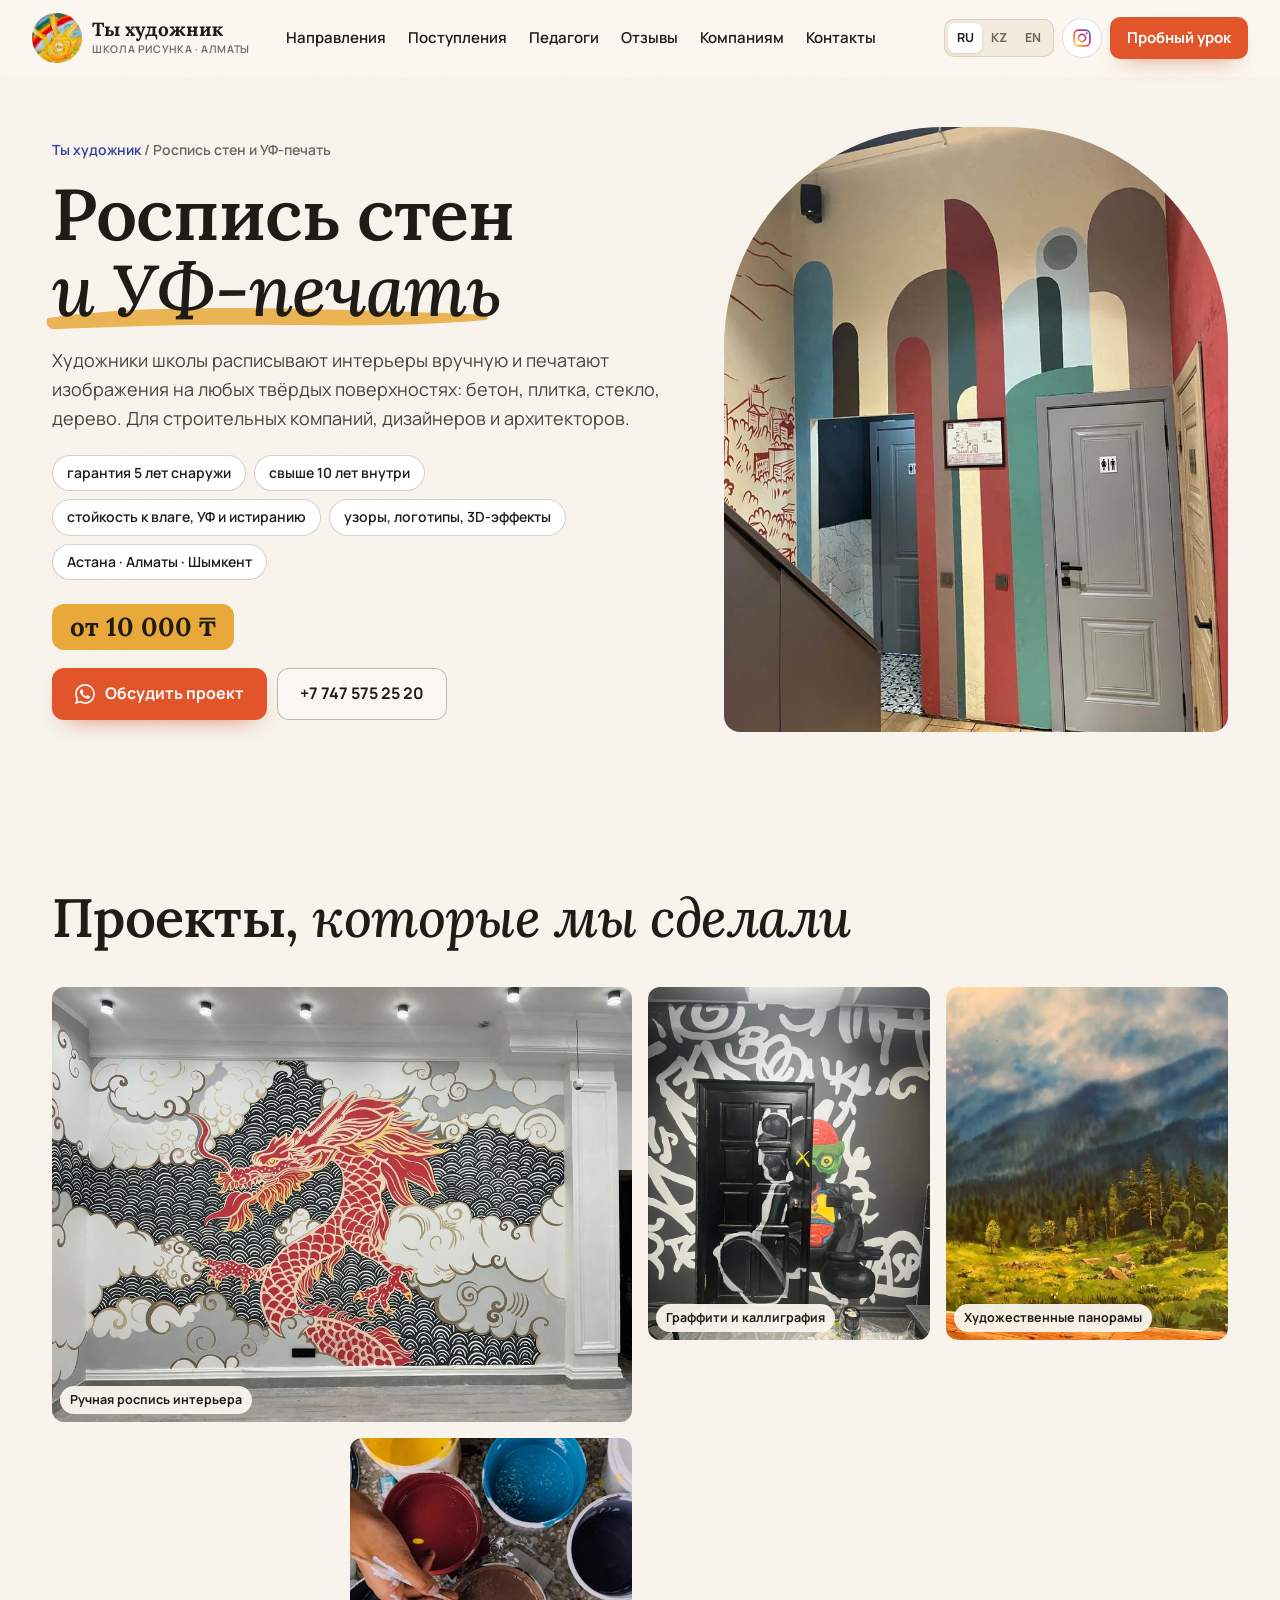
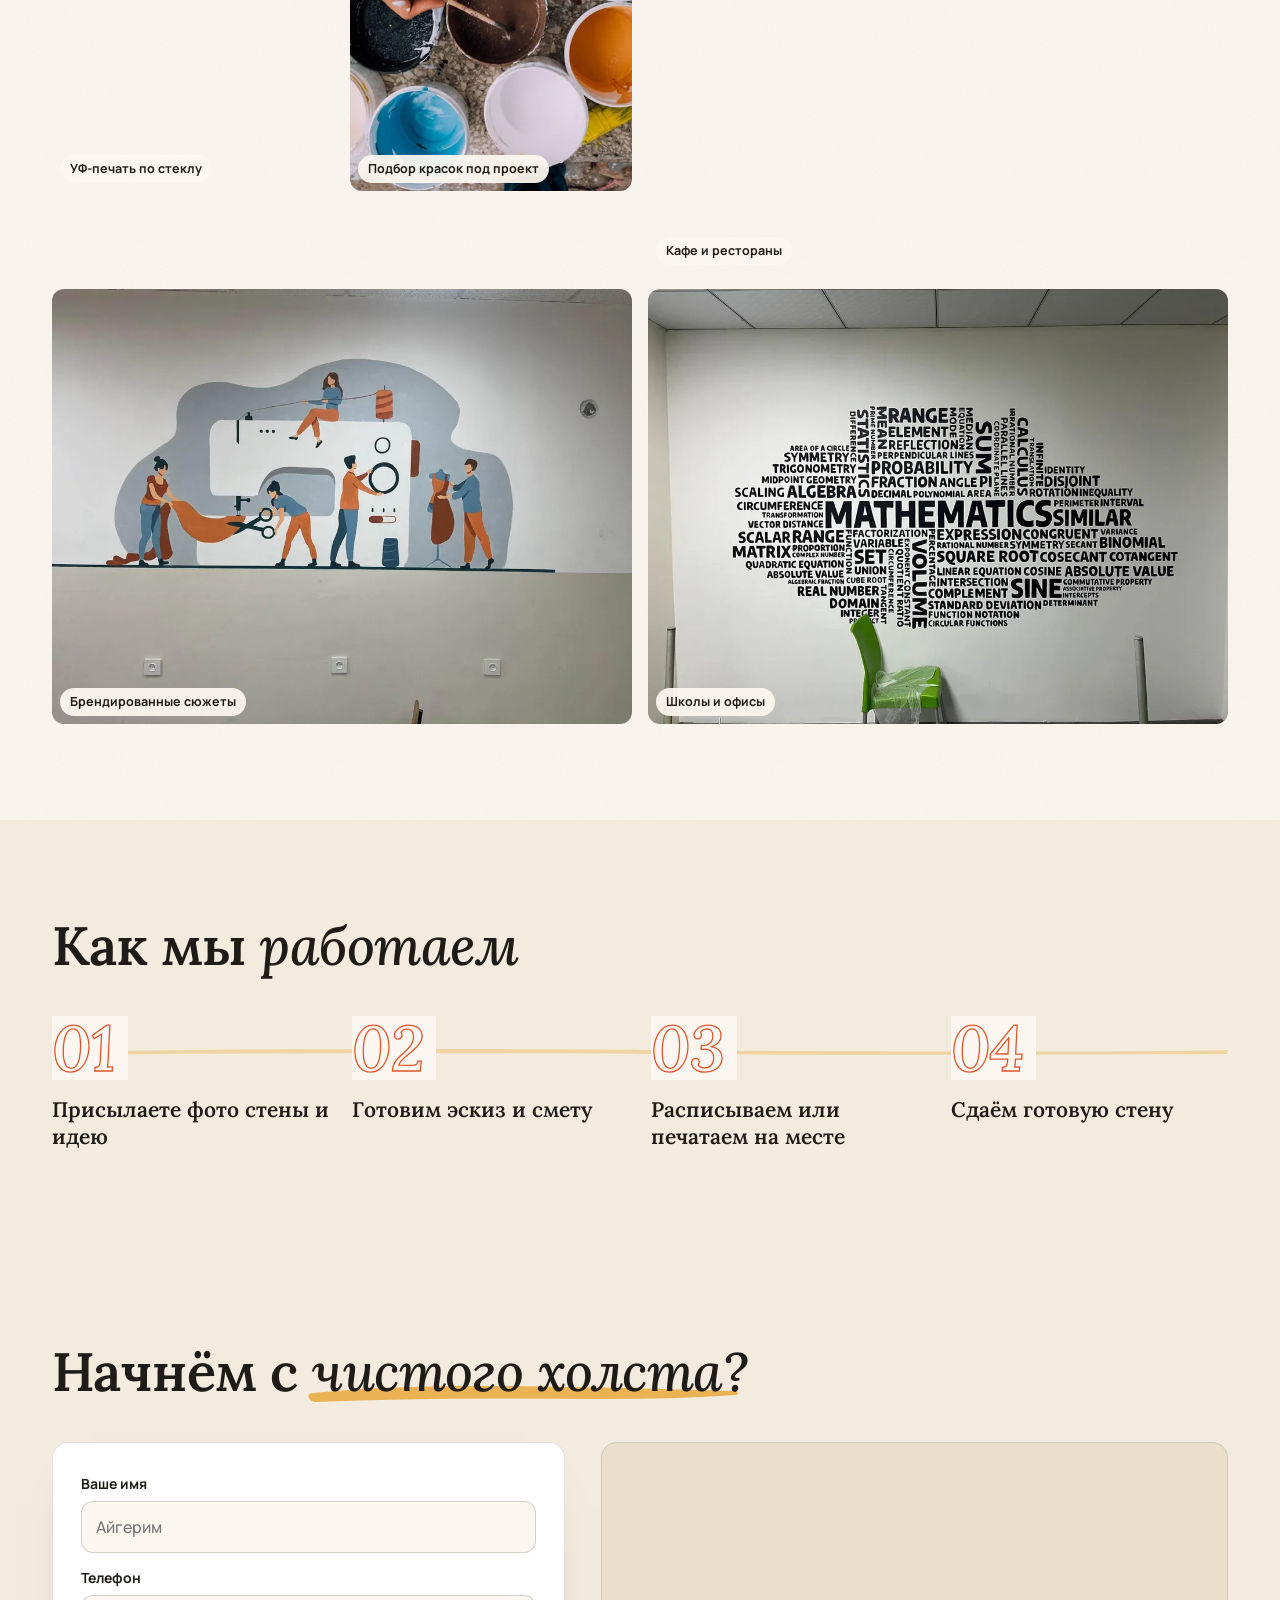
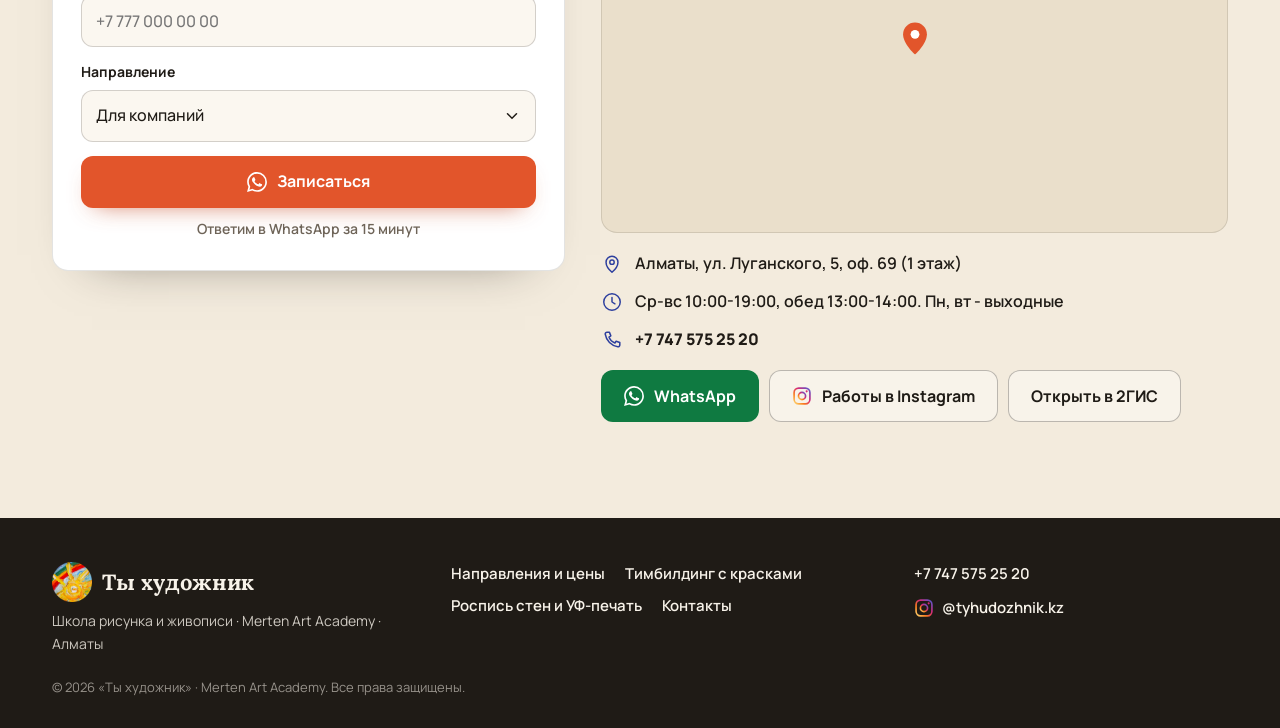
<file: rospis-sten/index.html>
<!DOCTYPE html>
<html lang="ru" data-title-en="Wall painting and UV printing in Almaty | Ty Hudozhnik" data-title-kk-key="_title_rs">
<head>
  <meta charset="UTF-8">
  <meta name="viewport" content="width=device-width, initial-scale=1.0, viewport-fit=cover">
  <script>
    /* Тег Google Ads и индексация - только на боевом домене; копия на превью не шлёт конверсии и закрыта от поиска */
    document.documentElement.classList.add('js');
    (function () {
      var prod = /(^|\.)merten-academy\.kz$/.test(location.hostname);
      if (prod) {
        var s = document.createElement('script');
        s.async = true; s.src = 'https://www.googletagmanager.com/gtag/js?id=AW-18428216713';
        document.head.appendChild(s);
        window.dataLayer = window.dataLayer || [];
        window.gtag = function () { dataLayer.push(arguments); };
        gtag('js', new Date());
        gtag('config', 'AW-18428216713');
      } else {
        var m = document.createElement('meta');
        m.name = 'robots'; m.content = 'noindex, nofollow';
        document.head.appendChild(m);
      }
    })();
  </script>
  <title>Роспись стен и УФ-печать в Алматы | Ты художник</title>
  <meta name="description" content="Ручная роспись стен и УФ-печать на бетоне, плитке, стекле и дереве. Гарантия 5 лет снаружи и свыше 10 лет внутри. Интерьеры, кафе, школы и офисы. От 10 000 ₸.">
  <link rel="canonical" href="https://tyhudozhnik.merten-academy.kz/rospis-sten/">
  <meta name="theme-color" content="#FBF7F0">
  <meta property="og:type" content="website">
  <meta property="og:title" content="Роспись стен и УФ-печать в Алматы | Ты художник">
  <meta property="og:description" content="Ручная роспись стен и УФ-печать на бетоне, плитке, стекле и дереве. Гарантия 5 лет снаружи и свыше 10 лет внутри. Интерьеры, кафе, школы и офисы. От 10 000 ₸.">
  <meta property="og:image" content="https://tyhudozhnik.merten-academy.kz/assets/og-image.jpg">
  <meta property="og:url" content="https://tyhudozhnik.merten-academy.kz/rospis-sten/">
  <meta property="og:locale" content="ru_KZ">
  <meta name="twitter:card" content="summary_large_image">
  <link rel="icon" href="../favicon.ico" sizes="any">
  <link rel="icon" type="image/png" sizes="32x32" href="../assets/mark-32.png">
  <link rel="icon" type="image/png" sizes="16x16" href="../assets/mark-16.png">
  <link rel="icon" type="image/png" sizes="192x192" href="../assets/mark-192.png">
  <link rel="apple-touch-icon" href="../assets/touch-icon.png">
  <link rel="preconnect" href="https://fonts.googleapis.com">
  <link rel="preconnect" href="https://fonts.gstatic.com" crossorigin>
  <link href="https://fonts.googleapis.com/css2?family=Lora:ital,wght@0,500;0,600;0,700;1,500;1,600&family=Manrope:wght@400;500;600;700;800&family=Onest:wght@400;500;600;700;800&display=swap" rel="stylesheet">
  <link rel="stylesheet" href="../styles.css?v=20261126-3">
  <script type="application/ld+json">
  {
    "@context": "https://schema.org",
    "@type": "LocalBusiness",
    "name": "Ты художник (Merten Art Academy)",
    "description": "Школа рисунка и живописи в Алматы: занятия для детей 5-12 лет и взрослых с нуля, подготовка к творческим экзаменам и черчение, мастер-классы по живописи, батику и войлоку.",
    "url": "https://tyhudozhnik.merten-academy.kz/rospis-sten/",
    "image": "https://tyhudozhnik.merten-academy.kz/assets/og-image.jpg",
    "logo": "https://tyhudozhnik.merten-academy.kz/assets/mark-192.png",
    "telephone": "+77475752520",
    "address": {
      "@type": "PostalAddress",
      "streetAddress": "ул. Луганского, 5, оф. 69",
      "addressLocality": "Алматы",
      "postalCode": "050051",
      "addressCountry": "KZ"
    },
    "openingHoursSpecification": [{
      "@type": "OpeningHoursSpecification",
      "dayOfWeek": ["Wednesday","Thursday","Friday","Saturday","Sunday"],
      "opens": "10:00",
      "closes": "19:00"
    }],
    "aggregateRating": {
      "@type": "AggregateRating",
      "ratingValue": "4.9",
      "bestRating": "5",
      "ratingCount": "57",
      "reviewCount": "33"
    },
    "sameAs": [
      "https://www.instagram.com/tyhudozhnik.kz",
      "https://www.facebook.com/DinaZhivopis",
      "https://2gis.kz/almaty/geo/9429940001401993"
    ],
    "priceRange": "₸₸"
  }
  </script>
  <script src="https://lead-bot.sultan-askarov-kz.workers.dev/t.js" data-site="tyhudozhnik" defer></script>
</head>
<body>

<svg width="0" height="0" style="position:absolute" aria-hidden="true">
  <defs>
    <linearGradient id="ig-grad" x1="0" y1="1" x2="1" y2="0"><stop offset="0" stop-color="#FEDA75"/><stop offset=".3" stop-color="#FA7E1E"/><stop offset=".6" stop-color="#D62976"/><stop offset="1" stop-color="#4F5BD5"/></linearGradient>
    <symbol id="ic-wa" viewBox="0 0 24 24"><path fill="currentColor" d="M17.472 14.382c-.297-.149-1.758-.867-2.03-.967-.273-.099-.471-.148-.67.15-.197.297-.767.966-.94 1.164-.173.199-.347.223-.644.075-.297-.15-1.255-.463-2.39-1.475-.883-.788-1.48-1.761-1.653-2.059-.173-.297-.018-.458.13-.606.134-.133.298-.347.446-.52.149-.174.198-.298.298-.497.099-.198.05-.371-.025-.52-.075-.149-.669-1.612-.916-2.207-.242-.579-.487-.5-.669-.51-.173-.008-.371-.01-.57-.01-.198 0-.52.074-.792.372-.272.297-1.04 1.016-1.04 2.479 0 1.462 1.065 2.875 1.213 3.074.149.198 2.096 3.2 5.077 4.487.709.306 1.262.489 1.694.625.712.227 1.36.195 1.871.118.571-.085 1.758-.719 2.006-1.413.248-.694.248-1.289.173-1.413-.074-.124-.272-.198-.57-.347m-5.421 7.403h-.004a9.87 9.87 0 0 1-5.031-1.378l-.361-.214-3.741.982.998-3.648-.235-.374a9.86 9.86 0 0 1-1.51-5.26c.001-5.45 4.436-9.884 9.888-9.884 2.64 0 5.122 1.03 6.988 2.898a9.825 9.825 0 0 1 2.893 6.994c-.003 5.45-4.437 9.884-9.885 9.884m8.413-18.297A11.815 11.815 0 0 0 12.05 0C5.495 0 .16 5.335.157 11.892c0 2.096.547 4.142 1.588 5.945L.057 24l6.305-1.654a11.882 11.882 0 0 0 5.683 1.448h.005c6.554 0 11.89-5.335 11.893-11.893a11.821 11.821 0 0 0-3.48-8.413Z"/></symbol>
    <symbol id="ic-ig" viewBox="0 0 24 24"><rect x="2.5" y="2.5" width="19" height="19" rx="5.5" fill="none" stroke="url(#ig-grad)" stroke-width="2"/><circle cx="12" cy="12" r="4.3" fill="none" stroke="url(#ig-grad)" stroke-width="2"/><circle cx="17.6" cy="6.4" r="1.25" fill="#D62976"/></symbol>
    <symbol id="i-cal" viewBox="0 0 24 24"><g fill="none" stroke="currentColor" stroke-width="1.6" stroke-linecap="round" stroke-linejoin="round"><rect x="3.5" y="5" width="17" height="15.5" rx="3"/><path d="M3.5 10h17M8 3v4M16 3v4M8.5 14.5l2.2 2.2 4.8-4.7"/></g></symbol>
    <symbol id="i-hourglass" viewBox="0 0 24 24"><g fill="none" stroke="currentColor" stroke-width="1.6" stroke-linecap="round" stroke-linejoin="round"><path d="M6 3h12M6 21h12M7.5 3c0 4.5 4.5 6 4.5 9s-4.5 4.5-4.5 9M16.5 3c0 4.5-4.5 6-4.5 9s4.5 4.5 4.5 9"/><path d="M9.5 18.5h5"/></g></symbol>
    <symbol id="i-brush" viewBox="0 0 24 24"><g fill="none" stroke="currentColor" stroke-width="1.6" stroke-linecap="round" stroke-linejoin="round"><path d="M14.5 4.5l5 5-7.8 7.8-5-5z"/><path d="M6.7 12.3c-2 0-3.2 1.4-3.2 3.4 0 1.6-.7 2.6-1.5 3.3 3.6.9 7.6-.2 8.4-2.9"/><path d="M16.5 2.5l5 5"/></g></symbol>
    <symbol id="i-phone" viewBox="0 0 24 24"><g fill="none" stroke="currentColor" stroke-width="1.6" stroke-linecap="round" stroke-linejoin="round"><rect x="6.5" y="2.5" width="11" height="19" rx="2.5"/><path d="M10.5 18.5h3"/></g></symbol>
    <symbol id="i-copy" viewBox="0 0 24 24"><g fill="none" stroke="currentColor" stroke-width="1.6" stroke-linecap="round" stroke-linejoin="round"><rect x="8" y="8" width="12.5" height="12.5" rx="2"/><path d="M16 8V5.5a2 2 0 0 0-2-2H5.5a2 2 0 0 0-2 2V14a2 2 0 0 0 2 2H8"/></g></symbol>
    <symbol id="i-thermo" viewBox="0 0 24 24"><g fill="none" stroke="currentColor" stroke-width="1.6" stroke-linecap="round" stroke-linejoin="round"><path d="M10 13.5V5a2 2 0 1 1 4 0v8.5a4 4 0 1 1-4 0z"/><path d="M12 9v7"/></g></symbol>
    <symbol id="i-compass" viewBox="0 0 24 24"><g fill="none" stroke="currentColor" stroke-width="1.6" stroke-linecap="round" stroke-linejoin="round"><circle cx="12" cy="4.5" r="1.8"/><path d="M11 6.2L5.5 20.5M13 6.2l5.5 14.3M7.5 15.5c2.8 1.3 6.2 1.3 9 0"/></g></symbol>
    <symbol id="i-shy" viewBox="0 0 24 24"><g fill="none" stroke="currentColor" stroke-width="1.6" stroke-linecap="round" stroke-linejoin="round"><circle cx="12" cy="12" r="9"/><path d="M8 10h.01M16 10h.01M9 15.5c1.8-1 4.2-1 6 0"/></g></symbol>
    <symbol id="i-clock" viewBox="0 0 24 24"><g fill="none" stroke="currentColor" stroke-width="1.6" stroke-linecap="round" stroke-linejoin="round"><circle cx="12" cy="12" r="9"/><path d="M12 7v5l3.2 2"/></g></symbol>
    <symbol id="i-star" viewBox="0 0 24 24"><g fill="none" stroke="currentColor" stroke-width="1.6" stroke-linecap="round" stroke-linejoin="round"><path d="M12 3.5l2.6 5.3 5.9.9-4.3 4.1 1 5.8L12 16.9l-5.2 2.7 1-5.8-4.3-4.1 5.9-.9z"/></g></symbol>
    <symbol id="i-column" viewBox="0 0 24 24"><g fill="none" stroke="currentColor" stroke-width="1.6" stroke-linecap="round" stroke-linejoin="round"><path d="M4 20.5h16M5.5 17.5h13M6 7.5h12M4 7.5L12 3l8 4.5M8 10v5M12 10v5M16 10v5"/></g></symbol>
    <symbol id="i-refresh" viewBox="0 0 24 24"><g fill="none" stroke="currentColor" stroke-width="1.6" stroke-linecap="round" stroke-linejoin="round"><path d="M20 12a8 8 0 0 1-13.7 5.6M4 12a8 8 0 0 1 13.7-5.6"/><path d="M18 3v3.6h-3.6M6 21v-3.6h3.6"/></g></symbol>
    <symbol id="i-target" viewBox="0 0 24 24"><g fill="none" stroke="currentColor" stroke-width="1.6" stroke-linecap="round" stroke-linejoin="round"><circle cx="12" cy="12" r="8.5"/><circle cx="12" cy="12" r="4.5"/><circle cx="12" cy="12" r=".8" fill="currentColor"/></g></symbol>
    <symbol id="i-infinity" viewBox="0 0 24 24"><g fill="none" stroke="currentColor" stroke-width="1.6" stroke-linecap="round" stroke-linejoin="round"><path d="M12 12c-1.8-2.3-3.3-3.5-5-3.5a3.5 3.5 0 0 0 0 7c1.7 0 3.2-1.2 5-3.5zm0 0c1.8 2.3 3.3 3.5 5 3.5a3.5 3.5 0 0 0 0-7c-1.7 0-3.2 1.2-5 3.5z"/></g></symbol>
    <symbol id="i-door" viewBox="0 0 24 24"><g fill="none" stroke="currentColor" stroke-width="1.6" stroke-linecap="round" stroke-linejoin="round"><path d="M4 20.5h16M6 20.5V4.5a1 1 0 0 1 1-1h10a1 1 0 0 1 1 1v16"/><path d="M14.5 12.5h.01"/></g></symbol>
    <symbol id="i-cap" viewBox="0 0 24 24"><g fill="none" stroke="currentColor" stroke-width="1.6" stroke-linecap="round" stroke-linejoin="round"><path d="M2.5 9L12 4.5 21.5 9 12 13.5z"/><path d="M6.5 11v4.5c1.5 1.6 3.4 2.5 5.5 2.5s4-.9 5.5-2.5V11M21.5 9v5"/></g></symbol>
    <symbol id="i-star-f" viewBox="0 0 24 24"><path fill="currentColor" d="M12 3.5l2.6 5.3 5.9.9-4.3 4.1 1 5.8L12 16.9l-5.2 2.7 1-5.8-4.3-4.1 5.9-.9z"/></symbol>
    <symbol id="i-arrow" viewBox="0 0 24 24"><path d="M5 12h14M13 6l6 6-6 6" fill="none" stroke="currentColor" stroke-width="1.8" stroke-linecap="round" stroke-linejoin="round"/></symbol>
    <symbol id="i-prev" viewBox="0 0 24 24"><path d="M15 5l-7 7 7 7" fill="none" stroke="currentColor" stroke-width="2" stroke-linecap="round" stroke-linejoin="round"/></symbol>
    <symbol id="i-next" viewBox="0 0 24 24"><path d="M9 5l7 7-7 7" fill="none" stroke="currentColor" stroke-width="2" stroke-linecap="round" stroke-linejoin="round"/></symbol>
    <symbol id="i-call" viewBox="0 0 24 24"><path d="M6.6 3.5h2.6l1.5 4-2 1.3a11 11 0 0 0 6.5 6.5l1.3-2 4 1.5v2.6a2 2 0 0 1-2.2 2A16.5 16.5 0 0 1 4.6 5.7a2 2 0 0 1 2-2.2z" fill="none" stroke="currentColor" stroke-width="1.7" stroke-linejoin="round"/></symbol>
    <symbol id="i-pin" viewBox="0 0 24 24"><g fill="none" stroke="currentColor" stroke-width="1.6" stroke-linecap="round" stroke-linejoin="round"><path d="M12 21s-6.5-5.6-6.5-11a6.5 6.5 0 0 1 13 0c0 5.4-6.5 11-6.5 11z"/><circle cx="12" cy="10" r="2.4"/></g></symbol>
    <symbol id="i-check" viewBox="0 0 24 24"><path d="M5 12.5l4.5 4.5L19 7.5" fill="none" stroke="currentColor" stroke-width="2" stroke-linecap="round" stroke-linejoin="round"/></symbol>
    <symbol id="i-plus" viewBox="0 0 24 24"><path d="M12 5v14M5 12h14" fill="none" stroke="currentColor" stroke-width="1.8" stroke-linecap="round"/></symbol>
    <symbol id="i-zoom" viewBox="0 0 24 24"><g fill="none" stroke="currentColor" stroke-width="2" stroke-linecap="round"><circle cx="11" cy="11" r="6.5"/><path d="M16 16l5 5M11 8.5v5M8.5 11h5"/></g></symbol>
    <symbol id="i-unesco" viewBox="0 0 24 24"><g fill="none" stroke="currentColor" stroke-width="1.6" stroke-linecap="round" stroke-linejoin="round"><circle cx="12" cy="12" r="9"/><path d="M3 12h18M12 3c2.6 2.6 3.8 5.6 3.8 9s-1.2 6.4-3.8 9c-2.6-2.6-3.8-5.6-3.8-9S9.4 5.6 12 3z"/></g></symbol>
    <symbol id="i-hand" viewBox="0 0 24 24"><g fill="none" stroke="currentColor" stroke-width="1.6" stroke-linecap="round" stroke-linejoin="round"><path d="M3.5 13.5l4-3.5c1-.8 2.3-.8 3.2 0l1.8 1.5h4c1 0 1.5 1.2.8 1.9l-.6.6H12"/><path d="M3.5 19.5l3-2h7.5l6-5.5c.8-.8-.1-2.1-1.1-1.6l-3.4 1.6"/></g></symbol>
    <symbol id="i-pin-nail" viewBox="0 0 24 24"><circle cx="12" cy="12" r="3.2" fill="currentColor"/></symbol>
  </defs>
</svg>

<header class="hdr" id="siteHeader">
  <div class="wrap hdr-in">
    <a class="logo" href="../" aria-label="Ты художник - наверх">
      <img class="logo-mark" src="../assets/logo-sun.webp" alt="" width="48" height="48" decoding="async">
      <span class="logo-text">Ты&nbsp;художник<em data-i18n="logo.sub">школа рисунка · Алматы</em></span>
    </a>
    <nav class="nav" aria-label="Основная навигация">
      <a href="../#tseny" data-i18n="nav.dir">Направления</a>
      <a href="../#uspehi" data-i18n="nav.res">Поступления</a>
      <a href="../#pedagogi" data-i18n="nav.ped">Педагоги</a>
      <a href="../#otzyvy" data-i18n="nav.rev">Отзывы</a>
      <a href="../#kompaniyam" data-i18n="nav.biz">Компаниям</a>
      <a href="../#kontakty" data-i18n="nav.cts">Контакты</a>
    </nav>
    <div class="hdr-right">
      <div class="lang-switch" role="group" aria-label="Язык сайта">
        <button type="button" data-lang="ru" class="active" aria-pressed="true">RU</button>
        <button type="button" data-lang="kk" aria-pressed="false">KZ</button>
        <button type="button" data-lang="en" aria-pressed="false">EN</button>
      </div>
      <a class="hdr-ig" href="https://www.instagram.com/tyhudozhnik.kz" target="_blank" rel="noopener" aria-label="Instagram @tyhudozhnik.kz"><svg width="20" height="20" aria-hidden="true"><use href="#ic-ig"/></svg></a>
      <a class="hdr-tel js-call" data-conv="phone_call" href="tel:+77475752520">+7&nbsp;747&nbsp;575&nbsp;25&nbsp;20</a>
      <a class="btn btn-terra btn-sm hdr-cta js-wa" data-conv="whatsapp" href="https://wa.me/77475752520?text=%D0%97%D0%B4%D1%80%D0%B0%D0%B2%D1%81%D1%82%D0%B2%D1%83%D0%B9%D1%82%D0%B5%21%20%D0%A5%D0%BE%D1%87%D1%83%20%D0%B7%D0%B0%D0%BF%D0%B8%D1%81%D0%B0%D1%82%D1%8C%D1%81%D1%8F%20%D0%BD%D0%B0%20%D0%BF%D1%80%D0%BE%D0%B1%D0%BD%D1%8B%D0%B9%20%D1%83%D1%80%D0%BE%D0%BA" target="_blank" rel="noopener" data-i18n="nav.cta">Пробный урок</a>
      <button class="burger" id="burger" type="button" aria-label="Открыть меню" aria-expanded="false" aria-controls="mobileMenu"><span></span><span></span><span></span></button>
    </div>
  </div>
</header>

<nav class="mmenu" id="mobileMenu" aria-label="Мобильное меню" hidden>
  <div class="mmenu-in">
    <a href="../#tseny" data-i18n="nav.price">Направления и цены</a>
    <a href="../#uspehi" data-i18n="nav.res">Поступления</a>
    <a href="../#probnyj" data-i18n="nav.trial">Пробный урок</a>
    <a href="../#pedagogi" data-i18n="nav.ped">Педагоги</a>
    <a href="../#otzyvy" data-i18n="nav.rev">Отзывы</a>
    <a href="../#kompaniyam" data-i18n="nav.biz">Компаниям</a>
    <a href="../#faq" data-i18n="nav.faq">Вопросы</a>
    <a href="../#kontakty" data-i18n="nav.cts">Контакты</a>
    <div class="mmenu-ct">
      <a class="mm-tel js-call" data-conv="phone_call" href="tel:+77475752520"><svg width="20" height="20" aria-hidden="true"><use href="#i-call"/></svg>+7&nbsp;747&nbsp;575&nbsp;25&nbsp;20</a>
      <div class="mm-row">
        <a class="btn btn-wa js-wa" data-conv="whatsapp" href="https://wa.me/77475752520?text=%D0%97%D0%B4%D1%80%D0%B0%D0%B2%D1%81%D1%82%D0%B2%D1%83%D0%B9%D1%82%D0%B5%21%20%D0%A5%D0%BE%D1%87%D1%83%20%D0%B7%D0%B0%D0%BF%D0%B8%D1%81%D0%B0%D1%82%D1%8C%D1%81%D1%8F%20%D0%BD%D0%B0%20%D0%BF%D1%80%D0%BE%D0%B1%D0%BD%D1%8B%D0%B9%20%D1%83%D1%80%D0%BE%D0%BA" target="_blank" rel="noopener"><svg class="ico-wa" width="20" height="20" aria-hidden="true"><use href="#ic-wa"/></svg>WhatsApp</a>
        <a class="btn btn-line" href="https://www.instagram.com/tyhudozhnik.kz" target="_blank" rel="noopener"><svg width="20" height="20" aria-hidden="true"><use href="#ic-ig"/></svg>Instagram</a>
      </div>
    </div>
  </div>
</nav>

<main id="top">

  <section class="page-hero">
    <div class="wrap page-hero-in">
      <div>
        <p class="crumbs"><a href="../">Ты художник</a> / <span data-i18n="rs.crumb">Роспись стен и УФ-печать</span></p>
        <h1 class="h1"><span data-i18n="rs.t1">Роспись стен</span> <em class="brush-word"><span data-i18n="rs.t2">и УФ-печать</span><svg class="brush" viewBox="0 0 300 26" preserveAspectRatio="none" aria-hidden="true"><path d="M4 15.5C38 8.5 92 6 151 7.2c56 1.2 104 3.6 144 5.4 2.6.2 2.9 4.4.3 4.7-48 5.8-97 4.6-148 4-48-.6-95 1.2-140 3.8-4.4.3-6.4-8-3.7-9.6z"/></svg></em></h1>
        <p class="page-lead" data-i18n="rs.lead">Художники школы расписывают интерьеры вручную и печатают изображения на любых твёрдых поверхностях: бетон, плитка, стекло, дерево. Для строительных компаний, дизайнеров и архитекторов.</p>
        <ul class="chips">
          <li data-i18n="rs.ch1">гарантия 5 лет снаружи</li><li data-i18n="rs.ch2">свыше 10 лет внутри</li><li data-i18n="rs.ch3">стойкость к влаге, УФ и истиранию</li><li data-i18n="rs.ch4">узоры, логотипы, 3D-эффекты</li><li data-i18n="rs.ch5">Астана · Алматы · Шымкент</li>
        </ul>
        <p class="page-price"><b data-i18n="rs.price">от 10&nbsp;000&nbsp;₸</b></p>
        <div class="hero-cta">
          <a class="btn btn-terra js-wa" data-conv="whatsapp" href="https://wa.me/77475752520?text=%D0%97%D0%B4%D1%80%D0%B0%D0%B2%D1%81%D1%82%D0%B2%D1%83%D0%B9%D1%82%D0%B5%21%20%D0%98%D0%BD%D1%82%D0%B5%D1%80%D0%B5%D1%81%D1%83%D0%B5%D1%82%20%D1%80%D0%BE%D1%81%D0%BF%D0%B8%D1%81%D1%8C%20%D1%81%D1%82%D0%B5%D0%BD%20%2F%20%D0%A3%D0%A4-%D0%BF%D0%B5%D1%87%D0%B0%D1%82%D1%8C" target="_blank" rel="noopener"><svg class="ico-wa" width="20" height="20" aria-hidden="true"><use href="#ic-wa"/></svg><span data-i18n="rs.cta">Обсудить проект</span></a>
          <a class="btn btn-line js-call" data-conv="phone_call" href="tel:+77475752520">+7&nbsp;747&nbsp;575&nbsp;25&nbsp;20</a>
        </div>
      </div>
      <figure class="page-photo"><img src="../assets/mural-arches.webp" width="800" height="1067" alt="Роспись коридора цветными арками" fetchpriority="high" decoding="async"></figure>
    </div>
  </section>

  <section class="section" id="raboty">
    <div class="wrap">
      <h2 class="h2"><span data-i18n="rs.gt1">Проекты,</span> <em class="brush-word"><span data-i18n="rs.gt2">которые мы сделали</span><svg class="brush" viewBox="0 0 300 26" preserveAspectRatio="none" aria-hidden="true"><path d="M4 15.5C38 8.5 92 6 151 7.2c56 1.2 104 3.6 144 5.4 2.6.2 2.9 4.4.3 4.7-48 5.8-97 4.6-148 4-48-.6-95 1.2-140 3.8-4.4.3-6.4-8-3.7-9.6z"/></svg></em></h2>
      <div class="gal">
        <figure class="wide rv"><img src="../assets/mural-dragon.webp" width="1000" height="750" alt="Ручная роспись стены: красный дракон в облаках" loading="lazy" decoding="async"><figcaption data-i18n="rs.g1">Ручная роспись интерьера</figcaption></figure>
        <figure class="rv"><img src="../assets/mural-graffiti.webp" width="800" height="1067" alt="Граффити-каллиграфия на тёмной стене" loading="lazy" decoding="async"><figcaption data-i18n="rs.g4">Граффити и каллиграфия</figcaption></figure>
        <figure class="rv"><img src="../assets/mural-landscape.webp" width="900" height="1200" alt="Роспись стены: горный пейзаж с хвойным лесом" loading="lazy" decoding="async"><figcaption data-i18n="rs.g5">Художественные панорамы</figcaption></figure>
        <figure class="rv"><img src="../assets/mural-glass.webp" width="800" height="1067" alt="УФ-печать велосипедиста на стеклянной двери" loading="lazy" decoding="async"><figcaption data-i18n="rs.g8">УФ-печать по стеклу</figcaption></figure>
        <figure class="rv"><img src="../assets/paint-buckets.webp" width="1000" height="562" alt="Художник подбирает краски для росписи" loading="lazy" decoding="async"><figcaption data-i18n="rs.g9">Подбор красок под проект</figcaption></figure>
        <figure class="wide rv"><img src="../assets/mural-faces.webp" width="1000" height="750" alt="Настенная роспись кафе со стилизованными лицами" loading="lazy" decoding="async"><figcaption data-i18n="rs.g3">Кафе и рестораны</figcaption></figure>
        <figure class="wide rv"><img src="../assets/mural-sewing.webp" width="1000" height="750" alt="Роспись стены ателье: сюжет со швейной машинкой" loading="lazy" decoding="async"><figcaption data-i18n="rs.g6">Брендированные сюжеты</figcaption></figure>
        <figure class="wide rv"><img src="../assets/mural-math.webp" width="1000" height="750" alt="Оформление школьного кабинета математики" loading="lazy" decoding="async"><figcaption data-i18n="rs.g7">Школы и офисы</figcaption></figure>
      </div>
    </div>
  </section>

  <section class="section steps price">
    <div class="wrap">
      <h2 class="h2"><span data-i18n="rs.st1">Как мы</span> <em class="brush-word"><span data-i18n="rs.st2">работаем</span><svg class="brush" viewBox="0 0 300 26" preserveAspectRatio="none" aria-hidden="true"><path d="M4 15.5C38 8.5 92 6 151 7.2c56 1.2 104 3.6 144 5.4 2.6.2 2.9 4.4.3 4.7-48 5.8-97 4.6-148 4-48-.6-95 1.2-140 3.8-4.4.3-6.4-8-3.7-9.6z"/></svg></em></h2>
      <ol class="step-list">
        <li class="rv"><i>01</i><p data-i18n="rs.s1">Присылаете фото стены и идею</p></li>
        <li class="rv"><i>02</i><p data-i18n="rs.s2">Готовим эскиз и смету</p></li>
        <li class="rv"><i>03</i><p data-i18n="rs.s3">Расписываем или печатаем на месте</p></li>
        <li class="rv"><i>04</i><p data-i18n="rs.s4">Сдаём готовую стену</p></li>
      </ol>
    </div>
  </section>

  <!-- ============ БЛОК 14. ЗАПИСЬ И КОНТАКТЫ ============ -->
  <section class="section ct" id="kontakty" aria-labelledby="ctTitle">
        <div class="wrap">
      <h2 class="h2" id="ctTitle"><span data-i18n="ct.t1">Начнём с</span> <em class="brush-word"><span data-i18n="ct.t2">чистого холста?</span><svg class="brush" viewBox="0 0 300 26" preserveAspectRatio="none" aria-hidden="true"><path d="M4 15.5C38 8.5 92 6 151 7.2c56 1.2 104 3.6 144 5.4 2.6.2 2.9 4.4.3 4.7-48 5.8-97 4.6-148 4-48-.6-95 1.2-140 3.8-4.4.3-6.4-8-3.7-9.6z"/></svg></em></h2>
      <div class="ct-grid">
        <form class="lead-form" id="leadForm" novalidate>
          <label><span data-i18n="fm.name">Ваше имя</span>
            <input type="text" name="name" id="fmName" autocomplete="name" required placeholder="Айгерим">
          </label>
          <label><span data-i18n="fm.phone">Телефон</span>
            <input type="tel" name="phone" id="fmPhone" autocomplete="tel" inputmode="tel" required placeholder="+7 777 000 00 00">
          </label>
          <label><span data-i18n="fm.dir">Направление</span>
            <select name="dir" id="fmDir">
              <option value="Занятия для ребёнка 5-12 лет" data-i18n="fm.o1">Ребёнку 5-12 лет</option>
              <option value="Подготовка к поступлению / черчение" data-i18n="fm.o2">Подготовка к поступлению</option>
              <option value="Взрослым с нуля" data-i18n="fm.o3">Взрослым с нуля</option>
              <option value="Мастер-класс (живопись, батик, войлок)" data-i18n="fm.o4">Мастер-класс</option>
              <option selected value="Для компаний: тимбилдинг / роспись стен" data-i18n="fm.o5">Для компаний</option>
            </select>
          </label>
          <p class="form-err" id="formErr" hidden data-i18n="fm.err">Укажите имя и телефон</p>
          <button type="submit" class="btn btn-terra btn-block"><svg class="ico-wa" width="20" height="20" aria-hidden="true"><use href="#ic-wa"/></svg><span data-i18n="fm.send">Записаться</span></button>
          <p class="form-note" data-i18n="fm.note">Ответим в WhatsApp за 15 минут</p>
          <p class="form-done" id="formDone" hidden data-i18n="fm.done">Спасибо! Открываем WhatsApp, осталось нажать «Отправить».</p>
        </form>
        <div class="ct-info">
          <div class="map">
            <iframe title="Студия «Ты художник» на карте" data-src="https://www.google.com/maps?q=%D0%90%D0%BB%D0%BC%D0%B0%D1%82%D1%8B%2C%20%D1%83%D0%BB.%20%D0%9B%D1%83%D0%B3%D0%B0%D0%BD%D1%81%D0%BA%D0%BE%D0%B3%D0%BE%2C%205&amp;z=16&amp;output=embed" loading="lazy" referrerpolicy="no-referrer-when-downgrade"></iframe>
          </div>
          <ul class="ct-list">
            <li><svg aria-hidden="true"><use href="#i-pin"/></svg><span data-i18n="ct.addr">Алматы, ул. Луганского, 5, оф. 69 (1 этаж)</span></li>
            <li><svg aria-hidden="true"><use href="#i-clock"/></svg><span data-i18n="ct.hours">Ср-вс 10:00-19:00, обед 13:00-14:00. Пн, вт - выходные</span></li>
            <li><svg aria-hidden="true"><use href="#i-call"/></svg><a class="js-call" data-conv="phone_call" href="tel:+77475752520">+7&nbsp;747&nbsp;575&nbsp;25&nbsp;20</a></li>
          </ul>
          <div class="ct-btns">
            <a class="btn btn-wa js-wa" data-conv="whatsapp" href="https://wa.me/77475752520?text=%D0%97%D0%B4%D1%80%D0%B0%D0%B2%D1%81%D1%82%D0%B2%D1%83%D0%B9%D1%82%D0%B5%21%20%D0%9F%D0%B8%D1%88%D1%83%20%D1%81%20%D1%81%D0%B0%D0%B9%D1%82%D0%B0%20%C2%AB%D0%A2%D1%8B%20%D1%85%D1%83%D0%B4%D0%BE%D0%B6%D0%BD%D0%B8%D0%BA%C2%BB" target="_blank" rel="noopener"><svg class="ico-wa" width="20" height="20" aria-hidden="true"><use href="#ic-wa"/></svg>WhatsApp</a>
            <a class="btn btn-line" href="https://www.instagram.com/tyhudozhnik.kz" target="_blank" rel="noopener"><svg width="20" height="20" aria-hidden="true"><use href="#ic-ig"/></svg><span data-i18n="ct.ig">Работы в Instagram</span></a>
            <a class="btn btn-line" href="https://2gis.kz/almaty/geo/9429940001401993" target="_blank" rel="noopener" data-i18n="ct.gis">Открыть в 2ГИС</a>
          </div>
        </div>
      </div>
    </div>
  </section>

</main>

<footer class="ftr">
  <div class="wrap ftr-in">
    <div>
      <p class="f-logo"><img src="../assets/logo-sun.webp" alt="" width="40" height="40" loading="lazy" decoding="async">Ты художник</p>
      <p class="f-sub" data-i18n="ft.sub">Школа рисунка и живописи · Merten Art Academy · Алматы</p>
    </div>
    <nav class="f-nav" aria-label="Подвал">
      <a href="../#tseny" data-i18n="nav.price">Направления и цены</a>
      <a href="../timbilding/" data-i18n="biz.c1">Тимбилдинг с красками</a>
      <a href="../rospis-sten/" data-i18n="biz.c2">Роспись стен и УФ-печать</a>
      <a href="../#kontakty" data-i18n="nav.cts">Контакты</a>
    </nav>
    <div class="f-ct">
      <a class="js-call" data-conv="phone_call" href="tel:+77475752520">+7&nbsp;747&nbsp;575&nbsp;25&nbsp;20</a>
      <a class="f-ig" href="https://www.instagram.com/tyhudozhnik.kz" target="_blank" rel="noopener"><svg width="20" height="20" aria-hidden="true"><use href="#ic-ig"/></svg>@tyhudozhnik.kz</a>
    </div>
    <p class="f-copy">© <span id="year">2026</span> «Ты художник» · Merten Art Academy. <span data-i18n="ft.rights">Все права защищены.</span></p>
  </div>
</footer>

<nav class="mbar" aria-label="Быстрая связь">
  <a class="mbar-wa js-wa" data-conv="whatsapp" href="https://wa.me/77475752520?text=%D0%97%D0%B4%D1%80%D0%B0%D0%B2%D1%81%D1%82%D0%B2%D1%83%D0%B9%D1%82%D0%B5%21%20%D0%A5%D0%BE%D1%87%D1%83%20%D0%B7%D0%B0%D0%BF%D0%B8%D1%81%D0%B0%D1%82%D1%8C%D1%81%D1%8F%20%D0%BD%D0%B0%20%D0%BF%D1%80%D0%BE%D0%B1%D0%BD%D1%8B%D0%B9%20%D1%83%D1%80%D0%BE%D0%BA" target="_blank" rel="noopener"><svg class="ico-wa" width="22" height="22" aria-hidden="true"><use href="#ic-wa"/></svg><span data-i18n="bar.wa">Написать в WhatsApp</span></a>
  <a class="mbar-ico js-call" data-conv="phone_call" href="tel:+77475752520" aria-label="Позвонить"><svg width="22" height="22" aria-hidden="true"><use href="#i-call"/></svg></a>
  <a class="mbar-ico" href="https://www.instagram.com/tyhudozhnik.kz" target="_blank" rel="noopener" aria-label="Instagram"><svg width="22" height="22" aria-hidden="true"><use href="#ic-ig"/></svg></a>
</nav>

<div class="lightbox" id="lightbox" hidden>
  <button type="button" class="lb-close" id="lbClose" aria-label="Закрыть"><svg aria-hidden="true" viewBox="0 0 24 24"><path d="M6 6l12 12M18 6L6 18" fill="none" stroke="currentColor" stroke-width="2.2" stroke-linecap="round"/></svg></button>
  <img id="lbImg" alt="">
</div>

<script src="../script.js?v=20261126-3" defer></script>
</body>
</html>
</file>
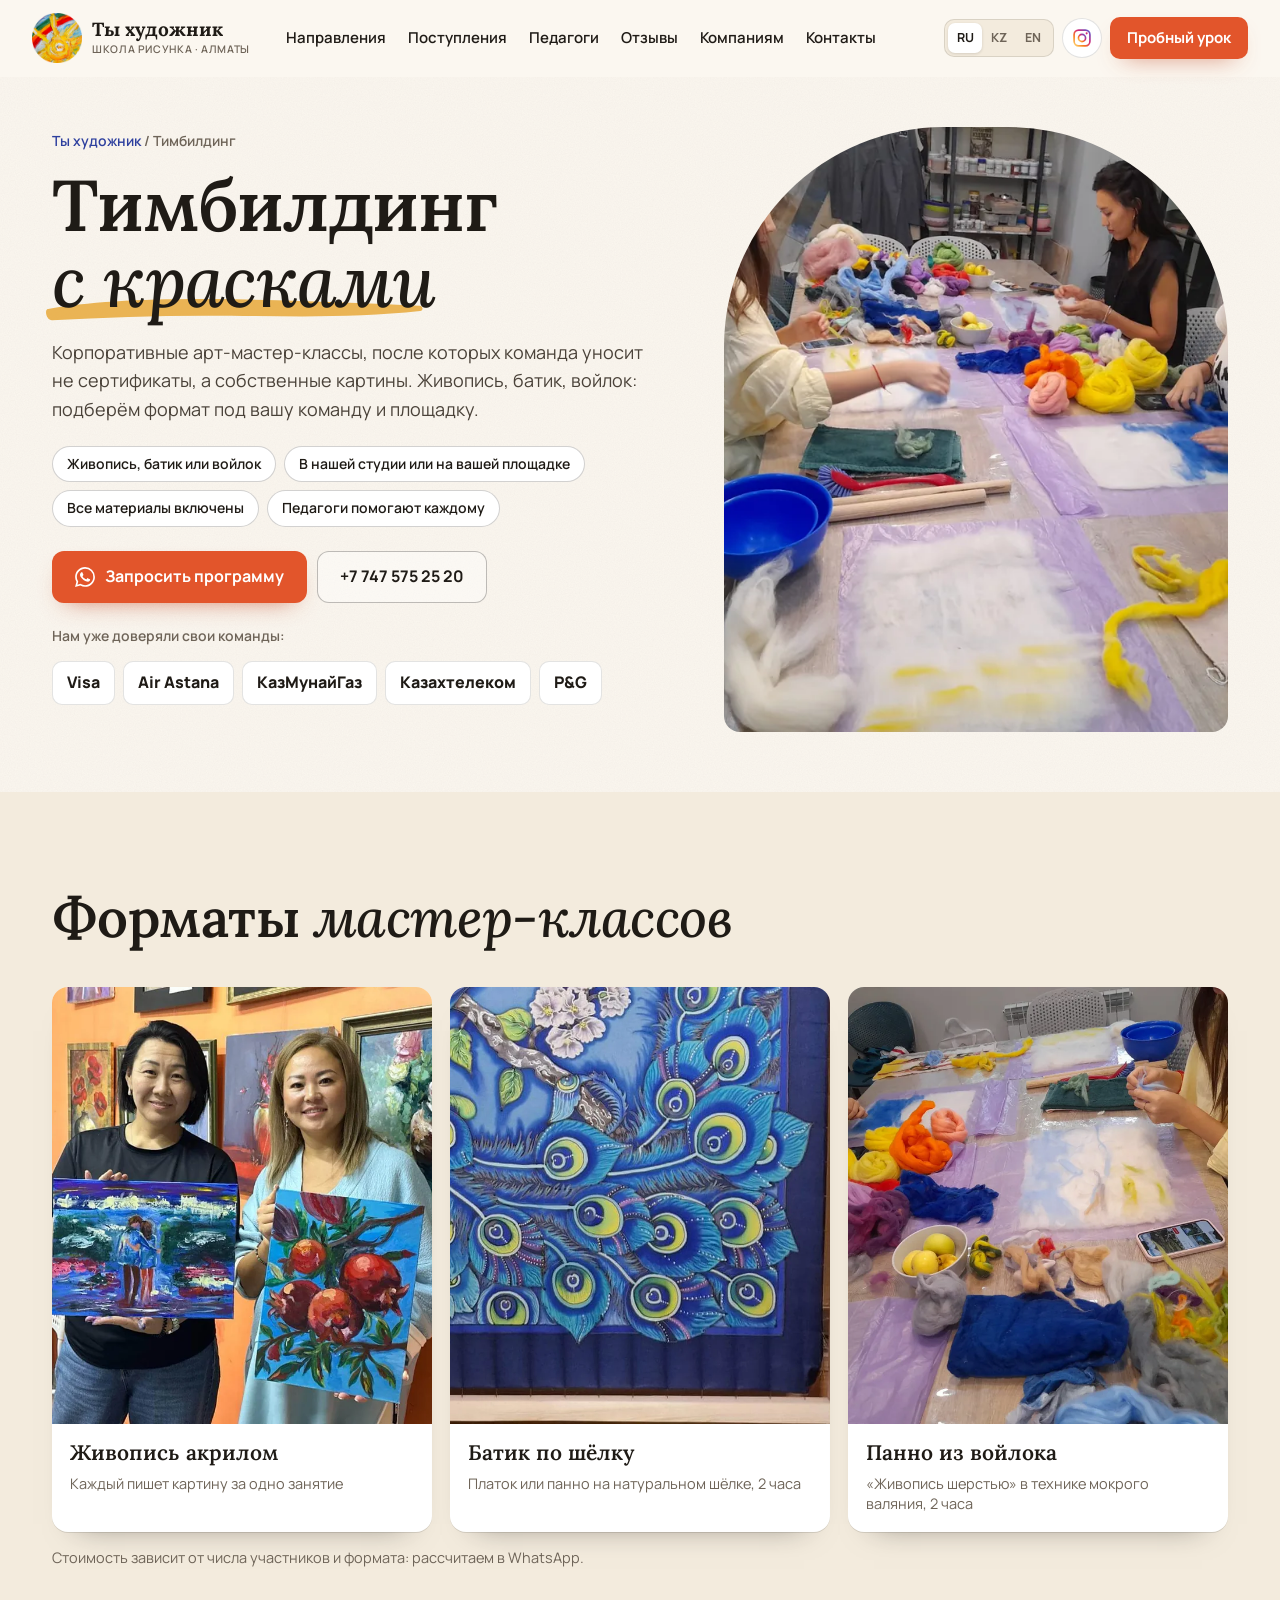
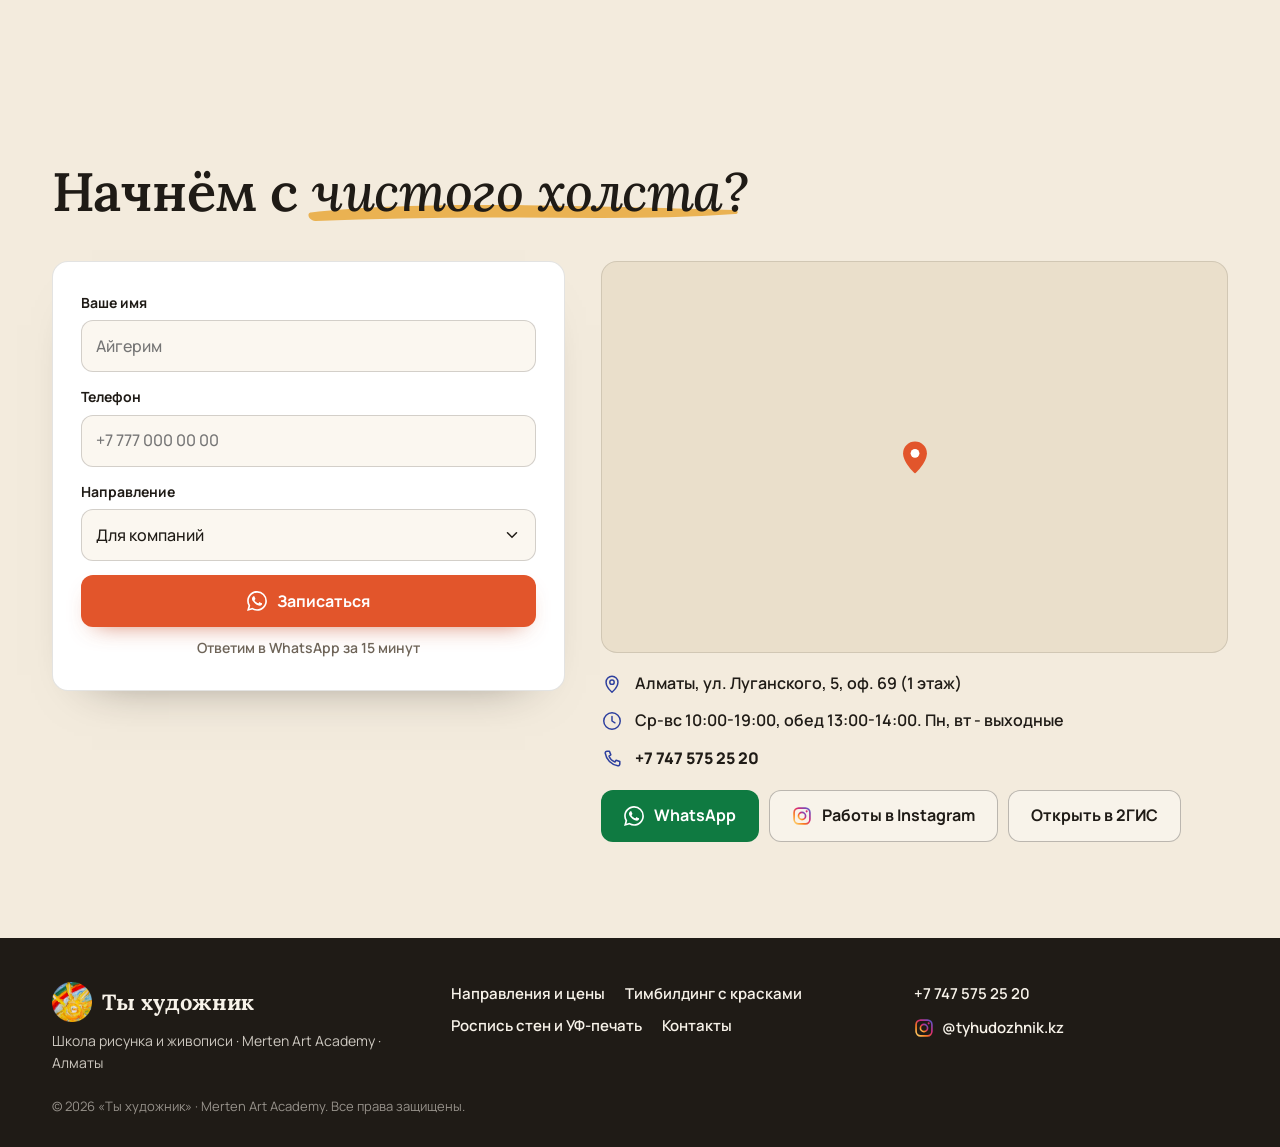
<file: timbilding/index.html>
<!DOCTYPE html>
<html lang="ru" data-title-en="Team building with paint in Almaty | Ty Hudozhnik" data-title-kk-key="_title_tb">
<head>
  <meta charset="UTF-8">
  <meta name="viewport" content="width=device-width, initial-scale=1.0, viewport-fit=cover">
  <script>
    /* Тег Google Ads и индексация - только на боевом домене; копия на превью не шлёт конверсии и закрыта от поиска */
    document.documentElement.classList.add('js');
    (function () {
      var prod = /(^|\.)merten-academy\.kz$/.test(location.hostname);
      if (prod) {
        var s = document.createElement('script');
        s.async = true; s.src = 'https://www.googletagmanager.com/gtag/js?id=AW-18428216713';
        document.head.appendChild(s);
        window.dataLayer = window.dataLayer || [];
        window.gtag = function () { dataLayer.push(arguments); };
        gtag('js', new Date());
        gtag('config', 'AW-18428216713');
      } else {
        var m = document.createElement('meta');
        m.name = 'robots'; m.content = 'noindex, nofollow';
        document.head.appendChild(m);
      }
    })();
  </script>
  <title>Тимбилдинг с красками в Алматы | Ты художник</title>
  <meta name="description" content="Корпоративные арт-мастер-классы: живопись, батик, войлок. Команда уносит собственные картины. Visa, Air Astana, КазМунайГаз, Казахтелеком.">
  <link rel="canonical" href="https://tyhudozhnik.merten-academy.kz/timbilding/">
  <meta name="theme-color" content="#FBF7F0">
  <meta property="og:type" content="website">
  <meta property="og:title" content="Тимбилдинг с красками в Алматы | Ты художник">
  <meta property="og:description" content="Корпоративные арт-мастер-классы: живопись, батик, войлок. Команда уносит собственные картины. Visa, Air Astana, КазМунайГаз, Казахтелеком.">
  <meta property="og:image" content="https://tyhudozhnik.merten-academy.kz/assets/og-image.jpg">
  <meta property="og:url" content="https://tyhudozhnik.merten-academy.kz/timbilding/">
  <meta property="og:locale" content="ru_KZ">
  <meta name="twitter:card" content="summary_large_image">
  <link rel="icon" href="../favicon.ico" sizes="any">
  <link rel="icon" type="image/png" sizes="32x32" href="../assets/mark-32.png">
  <link rel="icon" type="image/png" sizes="16x16" href="../assets/mark-16.png">
  <link rel="icon" type="image/png" sizes="192x192" href="../assets/mark-192.png">
  <link rel="apple-touch-icon" href="../assets/touch-icon.png">
  <link rel="preconnect" href="https://fonts.googleapis.com">
  <link rel="preconnect" href="https://fonts.gstatic.com" crossorigin>
  <link href="https://fonts.googleapis.com/css2?family=Lora:ital,wght@0,500;0,600;0,700;1,500;1,600&family=Manrope:wght@400;500;600;700;800&family=Onest:wght@400;500;600;700;800&display=swap" rel="stylesheet">
  <link rel="stylesheet" href="../styles.css?v=20261126-3">
  <script type="application/ld+json">
  {
    "@context": "https://schema.org",
    "@type": "LocalBusiness",
    "name": "Ты художник (Merten Art Academy)",
    "description": "Школа рисунка и живописи в Алматы: занятия для детей 5-12 лет и взрослых с нуля, подготовка к творческим экзаменам и черчение, мастер-классы по живописи, батику и войлоку.",
    "url": "https://tyhudozhnik.merten-academy.kz/timbilding/",
    "image": "https://tyhudozhnik.merten-academy.kz/assets/og-image.jpg",
    "logo": "https://tyhudozhnik.merten-academy.kz/assets/mark-192.png",
    "telephone": "+77475752520",
    "address": {
      "@type": "PostalAddress",
      "streetAddress": "ул. Луганского, 5, оф. 69",
      "addressLocality": "Алматы",
      "postalCode": "050051",
      "addressCountry": "KZ"
    },
    "openingHoursSpecification": [{
      "@type": "OpeningHoursSpecification",
      "dayOfWeek": ["Wednesday","Thursday","Friday","Saturday","Sunday"],
      "opens": "10:00",
      "closes": "19:00"
    }],
    "aggregateRating": {
      "@type": "AggregateRating",
      "ratingValue": "4.9",
      "bestRating": "5",
      "ratingCount": "57",
      "reviewCount": "33"
    },
    "sameAs": [
      "https://www.instagram.com/tyhudozhnik.kz",
      "https://www.facebook.com/DinaZhivopis",
      "https://2gis.kz/almaty/geo/9429940001401993"
    ],
    "priceRange": "₸₸"
  }
  </script>
  <script src="https://lead-bot.sultan-askarov-kz.workers.dev/t.js" data-site="tyhudozhnik" defer></script>
</head>
<body>

<svg width="0" height="0" style="position:absolute" aria-hidden="true">
  <defs>
    <linearGradient id="ig-grad" x1="0" y1="1" x2="1" y2="0"><stop offset="0" stop-color="#FEDA75"/><stop offset=".3" stop-color="#FA7E1E"/><stop offset=".6" stop-color="#D62976"/><stop offset="1" stop-color="#4F5BD5"/></linearGradient>
    <symbol id="ic-wa" viewBox="0 0 24 24"><path fill="currentColor" d="M17.472 14.382c-.297-.149-1.758-.867-2.03-.967-.273-.099-.471-.148-.67.15-.197.297-.767.966-.94 1.164-.173.199-.347.223-.644.075-.297-.15-1.255-.463-2.39-1.475-.883-.788-1.48-1.761-1.653-2.059-.173-.297-.018-.458.13-.606.134-.133.298-.347.446-.52.149-.174.198-.298.298-.497.099-.198.05-.371-.025-.52-.075-.149-.669-1.612-.916-2.207-.242-.579-.487-.5-.669-.51-.173-.008-.371-.01-.57-.01-.198 0-.52.074-.792.372-.272.297-1.04 1.016-1.04 2.479 0 1.462 1.065 2.875 1.213 3.074.149.198 2.096 3.2 5.077 4.487.709.306 1.262.489 1.694.625.712.227 1.36.195 1.871.118.571-.085 1.758-.719 2.006-1.413.248-.694.248-1.289.173-1.413-.074-.124-.272-.198-.57-.347m-5.421 7.403h-.004a9.87 9.87 0 0 1-5.031-1.378l-.361-.214-3.741.982.998-3.648-.235-.374a9.86 9.86 0 0 1-1.51-5.26c.001-5.45 4.436-9.884 9.888-9.884 2.64 0 5.122 1.03 6.988 2.898a9.825 9.825 0 0 1 2.893 6.994c-.003 5.45-4.437 9.884-9.885 9.884m8.413-18.297A11.815 11.815 0 0 0 12.05 0C5.495 0 .16 5.335.157 11.892c0 2.096.547 4.142 1.588 5.945L.057 24l6.305-1.654a11.882 11.882 0 0 0 5.683 1.448h.005c6.554 0 11.89-5.335 11.893-11.893a11.821 11.821 0 0 0-3.48-8.413Z"/></symbol>
    <symbol id="ic-ig" viewBox="0 0 24 24"><rect x="2.5" y="2.5" width="19" height="19" rx="5.5" fill="none" stroke="url(#ig-grad)" stroke-width="2"/><circle cx="12" cy="12" r="4.3" fill="none" stroke="url(#ig-grad)" stroke-width="2"/><circle cx="17.6" cy="6.4" r="1.25" fill="#D62976"/></symbol>
    <symbol id="i-cal" viewBox="0 0 24 24"><g fill="none" stroke="currentColor" stroke-width="1.6" stroke-linecap="round" stroke-linejoin="round"><rect x="3.5" y="5" width="17" height="15.5" rx="3"/><path d="M3.5 10h17M8 3v4M16 3v4M8.5 14.5l2.2 2.2 4.8-4.7"/></g></symbol>
    <symbol id="i-hourglass" viewBox="0 0 24 24"><g fill="none" stroke="currentColor" stroke-width="1.6" stroke-linecap="round" stroke-linejoin="round"><path d="M6 3h12M6 21h12M7.5 3c0 4.5 4.5 6 4.5 9s-4.5 4.5-4.5 9M16.5 3c0 4.5-4.5 6-4.5 9s4.5 4.5 4.5 9"/><path d="M9.5 18.5h5"/></g></symbol>
    <symbol id="i-brush" viewBox="0 0 24 24"><g fill="none" stroke="currentColor" stroke-width="1.6" stroke-linecap="round" stroke-linejoin="round"><path d="M14.5 4.5l5 5-7.8 7.8-5-5z"/><path d="M6.7 12.3c-2 0-3.2 1.4-3.2 3.4 0 1.6-.7 2.6-1.5 3.3 3.6.9 7.6-.2 8.4-2.9"/><path d="M16.5 2.5l5 5"/></g></symbol>
    <symbol id="i-phone" viewBox="0 0 24 24"><g fill="none" stroke="currentColor" stroke-width="1.6" stroke-linecap="round" stroke-linejoin="round"><rect x="6.5" y="2.5" width="11" height="19" rx="2.5"/><path d="M10.5 18.5h3"/></g></symbol>
    <symbol id="i-copy" viewBox="0 0 24 24"><g fill="none" stroke="currentColor" stroke-width="1.6" stroke-linecap="round" stroke-linejoin="round"><rect x="8" y="8" width="12.5" height="12.5" rx="2"/><path d="M16 8V5.5a2 2 0 0 0-2-2H5.5a2 2 0 0 0-2 2V14a2 2 0 0 0 2 2H8"/></g></symbol>
    <symbol id="i-thermo" viewBox="0 0 24 24"><g fill="none" stroke="currentColor" stroke-width="1.6" stroke-linecap="round" stroke-linejoin="round"><path d="M10 13.5V5a2 2 0 1 1 4 0v8.5a4 4 0 1 1-4 0z"/><path d="M12 9v7"/></g></symbol>
    <symbol id="i-compass" viewBox="0 0 24 24"><g fill="none" stroke="currentColor" stroke-width="1.6" stroke-linecap="round" stroke-linejoin="round"><circle cx="12" cy="4.5" r="1.8"/><path d="M11 6.2L5.5 20.5M13 6.2l5.5 14.3M7.5 15.5c2.8 1.3 6.2 1.3 9 0"/></g></symbol>
    <symbol id="i-shy" viewBox="0 0 24 24"><g fill="none" stroke="currentColor" stroke-width="1.6" stroke-linecap="round" stroke-linejoin="round"><circle cx="12" cy="12" r="9"/><path d="M8 10h.01M16 10h.01M9 15.5c1.8-1 4.2-1 6 0"/></g></symbol>
    <symbol id="i-clock" viewBox="0 0 24 24"><g fill="none" stroke="currentColor" stroke-width="1.6" stroke-linecap="round" stroke-linejoin="round"><circle cx="12" cy="12" r="9"/><path d="M12 7v5l3.2 2"/></g></symbol>
    <symbol id="i-star" viewBox="0 0 24 24"><g fill="none" stroke="currentColor" stroke-width="1.6" stroke-linecap="round" stroke-linejoin="round"><path d="M12 3.5l2.6 5.3 5.9.9-4.3 4.1 1 5.8L12 16.9l-5.2 2.7 1-5.8-4.3-4.1 5.9-.9z"/></g></symbol>
    <symbol id="i-column" viewBox="0 0 24 24"><g fill="none" stroke="currentColor" stroke-width="1.6" stroke-linecap="round" stroke-linejoin="round"><path d="M4 20.5h16M5.5 17.5h13M6 7.5h12M4 7.5L12 3l8 4.5M8 10v5M12 10v5M16 10v5"/></g></symbol>
    <symbol id="i-refresh" viewBox="0 0 24 24"><g fill="none" stroke="currentColor" stroke-width="1.6" stroke-linecap="round" stroke-linejoin="round"><path d="M20 12a8 8 0 0 1-13.7 5.6M4 12a8 8 0 0 1 13.7-5.6"/><path d="M18 3v3.6h-3.6M6 21v-3.6h3.6"/></g></symbol>
    <symbol id="i-target" viewBox="0 0 24 24"><g fill="none" stroke="currentColor" stroke-width="1.6" stroke-linecap="round" stroke-linejoin="round"><circle cx="12" cy="12" r="8.5"/><circle cx="12" cy="12" r="4.5"/><circle cx="12" cy="12" r=".8" fill="currentColor"/></g></symbol>
    <symbol id="i-infinity" viewBox="0 0 24 24"><g fill="none" stroke="currentColor" stroke-width="1.6" stroke-linecap="round" stroke-linejoin="round"><path d="M12 12c-1.8-2.3-3.3-3.5-5-3.5a3.5 3.5 0 0 0 0 7c1.7 0 3.2-1.2 5-3.5zm0 0c1.8 2.3 3.3 3.5 5 3.5a3.5 3.5 0 0 0 0-7c-1.7 0-3.2 1.2-5 3.5z"/></g></symbol>
    <symbol id="i-door" viewBox="0 0 24 24"><g fill="none" stroke="currentColor" stroke-width="1.6" stroke-linecap="round" stroke-linejoin="round"><path d="M4 20.5h16M6 20.5V4.5a1 1 0 0 1 1-1h10a1 1 0 0 1 1 1v16"/><path d="M14.5 12.5h.01"/></g></symbol>
    <symbol id="i-cap" viewBox="0 0 24 24"><g fill="none" stroke="currentColor" stroke-width="1.6" stroke-linecap="round" stroke-linejoin="round"><path d="M2.5 9L12 4.5 21.5 9 12 13.5z"/><path d="M6.5 11v4.5c1.5 1.6 3.4 2.5 5.5 2.5s4-.9 5.5-2.5V11M21.5 9v5"/></g></symbol>
    <symbol id="i-star-f" viewBox="0 0 24 24"><path fill="currentColor" d="M12 3.5l2.6 5.3 5.9.9-4.3 4.1 1 5.8L12 16.9l-5.2 2.7 1-5.8-4.3-4.1 5.9-.9z"/></symbol>
    <symbol id="i-arrow" viewBox="0 0 24 24"><path d="M5 12h14M13 6l6 6-6 6" fill="none" stroke="currentColor" stroke-width="1.8" stroke-linecap="round" stroke-linejoin="round"/></symbol>
    <symbol id="i-prev" viewBox="0 0 24 24"><path d="M15 5l-7 7 7 7" fill="none" stroke="currentColor" stroke-width="2" stroke-linecap="round" stroke-linejoin="round"/></symbol>
    <symbol id="i-next" viewBox="0 0 24 24"><path d="M9 5l7 7-7 7" fill="none" stroke="currentColor" stroke-width="2" stroke-linecap="round" stroke-linejoin="round"/></symbol>
    <symbol id="i-call" viewBox="0 0 24 24"><path d="M6.6 3.5h2.6l1.5 4-2 1.3a11 11 0 0 0 6.5 6.5l1.3-2 4 1.5v2.6a2 2 0 0 1-2.2 2A16.5 16.5 0 0 1 4.6 5.7a2 2 0 0 1 2-2.2z" fill="none" stroke="currentColor" stroke-width="1.7" stroke-linejoin="round"/></symbol>
    <symbol id="i-pin" viewBox="0 0 24 24"><g fill="none" stroke="currentColor" stroke-width="1.6" stroke-linecap="round" stroke-linejoin="round"><path d="M12 21s-6.5-5.6-6.5-11a6.5 6.5 0 0 1 13 0c0 5.4-6.5 11-6.5 11z"/><circle cx="12" cy="10" r="2.4"/></g></symbol>
    <symbol id="i-check" viewBox="0 0 24 24"><path d="M5 12.5l4.5 4.5L19 7.5" fill="none" stroke="currentColor" stroke-width="2" stroke-linecap="round" stroke-linejoin="round"/></symbol>
    <symbol id="i-plus" viewBox="0 0 24 24"><path d="M12 5v14M5 12h14" fill="none" stroke="currentColor" stroke-width="1.8" stroke-linecap="round"/></symbol>
    <symbol id="i-zoom" viewBox="0 0 24 24"><g fill="none" stroke="currentColor" stroke-width="2" stroke-linecap="round"><circle cx="11" cy="11" r="6.5"/><path d="M16 16l5 5M11 8.5v5M8.5 11h5"/></g></symbol>
    <symbol id="i-unesco" viewBox="0 0 24 24"><g fill="none" stroke="currentColor" stroke-width="1.6" stroke-linecap="round" stroke-linejoin="round"><circle cx="12" cy="12" r="9"/><path d="M3 12h18M12 3c2.6 2.6 3.8 5.6 3.8 9s-1.2 6.4-3.8 9c-2.6-2.6-3.8-5.6-3.8-9S9.4 5.6 12 3z"/></g></symbol>
    <symbol id="i-hand" viewBox="0 0 24 24"><g fill="none" stroke="currentColor" stroke-width="1.6" stroke-linecap="round" stroke-linejoin="round"><path d="M3.5 13.5l4-3.5c1-.8 2.3-.8 3.2 0l1.8 1.5h4c1 0 1.5 1.2.8 1.9l-.6.6H12"/><path d="M3.5 19.5l3-2h7.5l6-5.5c.8-.8-.1-2.1-1.1-1.6l-3.4 1.6"/></g></symbol>
    <symbol id="i-pin-nail" viewBox="0 0 24 24"><circle cx="12" cy="12" r="3.2" fill="currentColor"/></symbol>
  </defs>
</svg>

<header class="hdr" id="siteHeader">
  <div class="wrap hdr-in">
    <a class="logo" href="../" aria-label="Ты художник - наверх">
      <img class="logo-mark" src="../assets/logo-sun.webp" alt="" width="48" height="48" decoding="async">
      <span class="logo-text">Ты&nbsp;художник<em data-i18n="logo.sub">школа рисунка · Алматы</em></span>
    </a>
    <nav class="nav" aria-label="Основная навигация">
      <a href="../#tseny" data-i18n="nav.dir">Направления</a>
      <a href="../#uspehi" data-i18n="nav.res">Поступления</a>
      <a href="../#pedagogi" data-i18n="nav.ped">Педагоги</a>
      <a href="../#otzyvy" data-i18n="nav.rev">Отзывы</a>
      <a href="../#kompaniyam" data-i18n="nav.biz">Компаниям</a>
      <a href="../#kontakty" data-i18n="nav.cts">Контакты</a>
    </nav>
    <div class="hdr-right">
      <div class="lang-switch" role="group" aria-label="Язык сайта">
        <button type="button" data-lang="ru" class="active" aria-pressed="true">RU</button>
        <button type="button" data-lang="kk" aria-pressed="false">KZ</button>
        <button type="button" data-lang="en" aria-pressed="false">EN</button>
      </div>
      <a class="hdr-ig" href="https://www.instagram.com/tyhudozhnik.kz" target="_blank" rel="noopener" aria-label="Instagram @tyhudozhnik.kz"><svg width="20" height="20" aria-hidden="true"><use href="#ic-ig"/></svg></a>
      <a class="hdr-tel js-call" data-conv="phone_call" href="tel:+77475752520">+7&nbsp;747&nbsp;575&nbsp;25&nbsp;20</a>
      <a class="btn btn-terra btn-sm hdr-cta js-wa" data-conv="whatsapp" href="https://wa.me/77475752520?text=%D0%97%D0%B4%D1%80%D0%B0%D0%B2%D1%81%D1%82%D0%B2%D1%83%D0%B9%D1%82%D0%B5%21%20%D0%A5%D0%BE%D1%87%D1%83%20%D0%B7%D0%B0%D0%BF%D0%B8%D1%81%D0%B0%D1%82%D1%8C%D1%81%D1%8F%20%D0%BD%D0%B0%20%D0%BF%D1%80%D0%BE%D0%B1%D0%BD%D1%8B%D0%B9%20%D1%83%D1%80%D0%BE%D0%BA" target="_blank" rel="noopener" data-i18n="nav.cta">Пробный урок</a>
      <button class="burger" id="burger" type="button" aria-label="Открыть меню" aria-expanded="false" aria-controls="mobileMenu"><span></span><span></span><span></span></button>
    </div>
  </div>
</header>

<nav class="mmenu" id="mobileMenu" aria-label="Мобильное меню" hidden>
  <div class="mmenu-in">
    <a href="../#tseny" data-i18n="nav.price">Направления и цены</a>
    <a href="../#uspehi" data-i18n="nav.res">Поступления</a>
    <a href="../#probnyj" data-i18n="nav.trial">Пробный урок</a>
    <a href="../#pedagogi" data-i18n="nav.ped">Педагоги</a>
    <a href="../#otzyvy" data-i18n="nav.rev">Отзывы</a>
    <a href="../#kompaniyam" data-i18n="nav.biz">Компаниям</a>
    <a href="../#faq" data-i18n="nav.faq">Вопросы</a>
    <a href="../#kontakty" data-i18n="nav.cts">Контакты</a>
    <div class="mmenu-ct">
      <a class="mm-tel js-call" data-conv="phone_call" href="tel:+77475752520"><svg width="20" height="20" aria-hidden="true"><use href="#i-call"/></svg>+7&nbsp;747&nbsp;575&nbsp;25&nbsp;20</a>
      <div class="mm-row">
        <a class="btn btn-wa js-wa" data-conv="whatsapp" href="https://wa.me/77475752520?text=%D0%97%D0%B4%D1%80%D0%B0%D0%B2%D1%81%D1%82%D0%B2%D1%83%D0%B9%D1%82%D0%B5%21%20%D0%A5%D0%BE%D1%87%D1%83%20%D0%B7%D0%B0%D0%BF%D0%B8%D1%81%D0%B0%D1%82%D1%8C%D1%81%D1%8F%20%D0%BD%D0%B0%20%D0%BF%D1%80%D0%BE%D0%B1%D0%BD%D1%8B%D0%B9%20%D1%83%D1%80%D0%BE%D0%BA" target="_blank" rel="noopener"><svg class="ico-wa" width="20" height="20" aria-hidden="true"><use href="#ic-wa"/></svg>WhatsApp</a>
        <a class="btn btn-line" href="https://www.instagram.com/tyhudozhnik.kz" target="_blank" rel="noopener"><svg width="20" height="20" aria-hidden="true"><use href="#ic-ig"/></svg>Instagram</a>
      </div>
    </div>
  </div>
</nav>

<main id="top">

  <section class="page-hero">
    <div class="wrap page-hero-in">
      <div>
        <p class="crumbs"><a href="../">Ты художник</a> / <span data-i18n="tb.crumb">Тимбилдинг</span></p>
        <h1 class="h1"><span data-i18n="tb.t1">Тимбилдинг</span> <em class="brush-word"><span data-i18n="tb.t2">с красками</span><svg class="brush" viewBox="0 0 300 26" preserveAspectRatio="none" aria-hidden="true"><path d="M4 15.5C38 8.5 92 6 151 7.2c56 1.2 104 3.6 144 5.4 2.6.2 2.9 4.4.3 4.7-48 5.8-97 4.6-148 4-48-.6-95 1.2-140 3.8-4.4.3-6.4-8-3.7-9.6z"/></svg></em></h1>
        <p class="page-lead" data-i18n="tb.lead">Корпоративные арт-мастер-классы, после которых команда уносит не сертификаты, а собственные картины. Живопись, батик, войлок: подберём формат под вашу команду и площадку.</p>
        <ul class="chips">
          <li data-i18n="tb.ch1">Живопись, батик или войлок</li><li data-i18n="tb.ch2">В нашей студии или на вашей площадке</li><li data-i18n="tb.ch3">Все материалы включены</li><li data-i18n="tb.ch4">Педагоги помогают каждому</li>
        </ul>
        <div class="hero-cta">
          <a class="btn btn-terra js-wa" data-conv="whatsapp" href="https://wa.me/77475752520?text=%D0%97%D0%B4%D1%80%D0%B0%D0%B2%D1%81%D1%82%D0%B2%D1%83%D0%B9%D1%82%D0%B5%21%20%D0%98%D0%BD%D1%82%D0%B5%D1%80%D0%B5%D1%81%D1%83%D0%B5%D1%82%20%D0%BA%D0%BE%D1%80%D0%BF%D0%BE%D1%80%D0%B0%D1%82%D0%B8%D0%B2%D0%BD%D1%8B%D0%B9%20%D1%82%D0%B8%D0%BC%D0%B1%D0%B8%D0%BB%D0%B4%D0%B8%D0%BD%D0%B3" target="_blank" rel="noopener"><svg class="ico-wa" width="20" height="20" aria-hidden="true"><use href="#ic-wa"/></svg><span data-i18n="tb.cta">Запросить программу</span></a>
          <a class="btn btn-line js-call" data-conv="phone_call" href="tel:+77475752520">+7&nbsp;747&nbsp;575&nbsp;25&nbsp;20</a>
        </div>
        <p class="crumbs" style="margin:22px 0 0" data-i18n="tb.cl">Нам уже доверяли свои команды:</p>
        <ul class="clients-row"><li>Visa</li><li>Air Astana</li><li>КазМунайГаз</li><li>Казахтелеком</li><li>P&amp;G</li></ul>
      </div>
      <figure class="page-photo"><img src="../assets/felting-3.webp" width="1000" height="750" alt="Арт-мастер-класс по валянию для взрослой группы" fetchpriority="high" decoding="async"></figure>
    </div>
  </section>

  <section class="section price" id="formaty">
    <div class="wrap">
      <h2 class="h2"><span data-i18n="tb.ft1">Форматы</span> <em class="brush-word"><span data-i18n="tb.ft2">мастер-классов</span><svg class="brush" viewBox="0 0 300 26" preserveAspectRatio="none" aria-hidden="true"><path d="M4 15.5C38 8.5 92 6 151 7.2c56 1.2 104 3.6 144 5.4 2.6.2 2.9 4.4.3 4.7-48 5.8-97 4.6-148 4-48-.6-95 1.2-140 3.8-4.4.3-6.4-8-3.7-9.6z"/></svg></em></h2>
      <div class="who-grid three">
        <div class="who-card rv"><span class="who-img"><img src="../assets/students-paintings.webp" width="1000" height="750" alt="Участницы с готовыми картинами акрилом" loading="lazy" decoding="async"></span><span class="who-txt"><span><b data-i18n="tb.f1h">Живопись акрилом</b><span class="who-p" data-i18n="tb.f1p">Каждый пишет картину за одно занятие</span></span></span></div>
        <div class="who-card rv"><span class="who-img"><img src="../assets/batik-detail.webp" width="900" height="851" alt="Батик: роспись по шёлку" loading="lazy" decoding="async"></span><span class="who-txt"><span><b data-i18n="tb.f2h">Батик по шёлку</b><span class="who-p" data-i18n="tb.f2p">Платок или панно на натуральном шёлке, 2 часа</span></span></span></div>
        <div class="who-card rv"><span class="who-img"><img src="../assets/felting-1.webp" width="1000" height="750" alt="Валяние: раскладка цветной шерсти" loading="lazy" decoding="async"></span><span class="who-txt"><span><b data-i18n="tb.f3h">Панно из войлока</b><span class="who-p" data-i18n="tb.f3p">«Живопись шерстью» в технике мокрого валяния, 2 часа</span></span></span></div>
      </div>
      <p class="price-note" data-i18n="tb.price">Стоимость зависит от числа участников и формата: рассчитаем в WhatsApp.</p>
    </div>
  </section>

  <!-- ============ БЛОК 14. ЗАПИСЬ И КОНТАКТЫ ============ -->
  <section class="section ct" id="kontakty" aria-labelledby="ctTitle">
        <div class="wrap">
      <h2 class="h2" id="ctTitle"><span data-i18n="ct.t1">Начнём с</span> <em class="brush-word"><span data-i18n="ct.t2">чистого холста?</span><svg class="brush" viewBox="0 0 300 26" preserveAspectRatio="none" aria-hidden="true"><path d="M4 15.5C38 8.5 92 6 151 7.2c56 1.2 104 3.6 144 5.4 2.6.2 2.9 4.4.3 4.7-48 5.8-97 4.6-148 4-48-.6-95 1.2-140 3.8-4.4.3-6.4-8-3.7-9.6z"/></svg></em></h2>
      <div class="ct-grid">
        <form class="lead-form" id="leadForm" novalidate>
          <label><span data-i18n="fm.name">Ваше имя</span>
            <input type="text" name="name" id="fmName" autocomplete="name" required placeholder="Айгерим">
          </label>
          <label><span data-i18n="fm.phone">Телефон</span>
            <input type="tel" name="phone" id="fmPhone" autocomplete="tel" inputmode="tel" required placeholder="+7 777 000 00 00">
          </label>
          <label><span data-i18n="fm.dir">Направление</span>
            <select name="dir" id="fmDir">
              <option value="Занятия для ребёнка 5-12 лет" data-i18n="fm.o1">Ребёнку 5-12 лет</option>
              <option value="Подготовка к поступлению / черчение" data-i18n="fm.o2">Подготовка к поступлению</option>
              <option value="Взрослым с нуля" data-i18n="fm.o3">Взрослым с нуля</option>
              <option value="Мастер-класс (живопись, батик, войлок)" data-i18n="fm.o4">Мастер-класс</option>
              <option selected value="Для компаний: тимбилдинг / роспись стен" data-i18n="fm.o5">Для компаний</option>
            </select>
          </label>
          <p class="form-err" id="formErr" hidden data-i18n="fm.err">Укажите имя и телефон</p>
          <button type="submit" class="btn btn-terra btn-block"><svg class="ico-wa" width="20" height="20" aria-hidden="true"><use href="#ic-wa"/></svg><span data-i18n="fm.send">Записаться</span></button>
          <p class="form-note" data-i18n="fm.note">Ответим в WhatsApp за 15 минут</p>
          <p class="form-done" id="formDone" hidden data-i18n="fm.done">Спасибо! Открываем WhatsApp, осталось нажать «Отправить».</p>
        </form>
        <div class="ct-info">
          <div class="map">
            <iframe title="Студия «Ты художник» на карте" data-src="https://www.google.com/maps?q=%D0%90%D0%BB%D0%BC%D0%B0%D1%82%D1%8B%2C%20%D1%83%D0%BB.%20%D0%9B%D1%83%D0%B3%D0%B0%D0%BD%D1%81%D0%BA%D0%BE%D0%B3%D0%BE%2C%205&amp;z=16&amp;output=embed" loading="lazy" referrerpolicy="no-referrer-when-downgrade"></iframe>
          </div>
          <ul class="ct-list">
            <li><svg aria-hidden="true"><use href="#i-pin"/></svg><span data-i18n="ct.addr">Алматы, ул. Луганского, 5, оф. 69 (1 этаж)</span></li>
            <li><svg aria-hidden="true"><use href="#i-clock"/></svg><span data-i18n="ct.hours">Ср-вс 10:00-19:00, обед 13:00-14:00. Пн, вт - выходные</span></li>
            <li><svg aria-hidden="true"><use href="#i-call"/></svg><a class="js-call" data-conv="phone_call" href="tel:+77475752520">+7&nbsp;747&nbsp;575&nbsp;25&nbsp;20</a></li>
          </ul>
          <div class="ct-btns">
            <a class="btn btn-wa js-wa" data-conv="whatsapp" href="https://wa.me/77475752520?text=%D0%97%D0%B4%D1%80%D0%B0%D0%B2%D1%81%D1%82%D0%B2%D1%83%D0%B9%D1%82%D0%B5%21%20%D0%9F%D0%B8%D1%88%D1%83%20%D1%81%20%D1%81%D0%B0%D0%B9%D1%82%D0%B0%20%C2%AB%D0%A2%D1%8B%20%D1%85%D1%83%D0%B4%D0%BE%D0%B6%D0%BD%D0%B8%D0%BA%C2%BB" target="_blank" rel="noopener"><svg class="ico-wa" width="20" height="20" aria-hidden="true"><use href="#ic-wa"/></svg>WhatsApp</a>
            <a class="btn btn-line" href="https://www.instagram.com/tyhudozhnik.kz" target="_blank" rel="noopener"><svg width="20" height="20" aria-hidden="true"><use href="#ic-ig"/></svg><span data-i18n="ct.ig">Работы в Instagram</span></a>
            <a class="btn btn-line" href="https://2gis.kz/almaty/geo/9429940001401993" target="_blank" rel="noopener" data-i18n="ct.gis">Открыть в 2ГИС</a>
          </div>
        </div>
      </div>
    </div>
  </section>

</main>

<footer class="ftr">
  <div class="wrap ftr-in">
    <div>
      <p class="f-logo"><img src="../assets/logo-sun.webp" alt="" width="40" height="40" loading="lazy" decoding="async">Ты художник</p>
      <p class="f-sub" data-i18n="ft.sub">Школа рисунка и живописи · Merten Art Academy · Алматы</p>
    </div>
    <nav class="f-nav" aria-label="Подвал">
      <a href="../#tseny" data-i18n="nav.price">Направления и цены</a>
      <a href="../timbilding/" data-i18n="biz.c1">Тимбилдинг с красками</a>
      <a href="../rospis-sten/" data-i18n="biz.c2">Роспись стен и УФ-печать</a>
      <a href="../#kontakty" data-i18n="nav.cts">Контакты</a>
    </nav>
    <div class="f-ct">
      <a class="js-call" data-conv="phone_call" href="tel:+77475752520">+7&nbsp;747&nbsp;575&nbsp;25&nbsp;20</a>
      <a class="f-ig" href="https://www.instagram.com/tyhudozhnik.kz" target="_blank" rel="noopener"><svg width="20" height="20" aria-hidden="true"><use href="#ic-ig"/></svg>@tyhudozhnik.kz</a>
    </div>
    <p class="f-copy">© <span id="year">2026</span> «Ты художник» · Merten Art Academy. <span data-i18n="ft.rights">Все права защищены.</span></p>
  </div>
</footer>

<nav class="mbar" aria-label="Быстрая связь">
  <a class="mbar-wa js-wa" data-conv="whatsapp" href="https://wa.me/77475752520?text=%D0%97%D0%B4%D1%80%D0%B0%D0%B2%D1%81%D1%82%D0%B2%D1%83%D0%B9%D1%82%D0%B5%21%20%D0%A5%D0%BE%D1%87%D1%83%20%D0%B7%D0%B0%D0%BF%D0%B8%D1%81%D0%B0%D1%82%D1%8C%D1%81%D1%8F%20%D0%BD%D0%B0%20%D0%BF%D1%80%D0%BE%D0%B1%D0%BD%D1%8B%D0%B9%20%D1%83%D1%80%D0%BE%D0%BA" target="_blank" rel="noopener"><svg class="ico-wa" width="22" height="22" aria-hidden="true"><use href="#ic-wa"/></svg><span data-i18n="bar.wa">Написать в WhatsApp</span></a>
  <a class="mbar-ico js-call" data-conv="phone_call" href="tel:+77475752520" aria-label="Позвонить"><svg width="22" height="22" aria-hidden="true"><use href="#i-call"/></svg></a>
  <a class="mbar-ico" href="https://www.instagram.com/tyhudozhnik.kz" target="_blank" rel="noopener" aria-label="Instagram"><svg width="22" height="22" aria-hidden="true"><use href="#ic-ig"/></svg></a>
</nav>

<div class="lightbox" id="lightbox" hidden>
  <button type="button" class="lb-close" id="lbClose" aria-label="Закрыть"><svg aria-hidden="true" viewBox="0 0 24 24"><path d="M6 6l12 12M18 6L6 18" fill="none" stroke="currentColor" stroke-width="2.2" stroke-linecap="round"/></svg></button>
  <img id="lbImg" alt="">
</div>

<script src="../script.js?v=20261126-3" defer></script>
</body>
</html>
</file>
<file: styles.css>
/* ============================================================
   ТЫ ХУДОЖНИК - мастерская-галерея
   Кремовая бумага, работы в рамках, мазок охры под ключевым словом.
   Mobile-first: базовые правила под телефон, сверху - медиазапросы.
   ============================================================ */

:root {
  --bg: #FBF7F0;
  --panel: #F3EBDD;
  --panel-2: #EADFCB;
  --ink: #1F1B16;
  --ink-2: #4A4239;
  --ink-3: #6E6458;
  --terra: #E2552B;
  --terra-d: #A93A18;
  --blue: #2D3F9E;
  --ochre: #E8A93A;
  --line: rgba(31, 27, 22, .12);
  --wood: #5A4330;
  --r: 16px;
  --f-head: "Lora", Georgia, "Times New Roman", serif;
  --f-text: "Manrope", "Segoe UI", system-ui, sans-serif;
  --hdr-h: 64px;
  --ease: cubic-bezier(.22, .61, .36, 1);
  --ease-out: cubic-bezier(.16, 1, .3, 1);
  --paper: url("data:image/svg+xml,%3Csvg xmlns='http://www.w3.org/2000/svg' width='220' height='220'%3E%3Cfilter id='n'%3E%3CfeTurbulence type='fractalNoise' baseFrequency='.85' numOctaves='3' stitchTiles='stitch'/%3E%3CfeColorMatrix values='0 0 0 0 .35 0 0 0 0 .27 0 0 0 0 .18 0 0 0 .07 0'/%3E%3C/filter%3E%3Crect width='220' height='220' filter='url(%23n)'/%3E%3C/svg%3E");
}

/* Manrope не содержит ә ғ қ ң ұ - в казахской версии текст идёт двойником Onest */
html[lang="kk"] { --f-text: "Onest", "Segoe UI", system-ui, sans-serif; }

*, *::before, *::after { box-sizing: border-box; }
html { -webkit-text-size-adjust: 100%; scroll-behavior: smooth; scroll-padding-top: calc(var(--hdr-h) + 12px); }
@media (prefers-reduced-motion: reduce) { html { scroll-behavior: auto; } }
body {
  margin: 0;
  background: var(--bg) var(--paper);
  color: var(--ink);
  font: 400 16px/1.6 var(--f-text);
  overflow-x: clip;
  -webkit-font-smoothing: antialiased;
  padding-bottom: calc(68px + env(safe-area-inset-bottom));
}
img, video, svg { display: block; max-width: 100%; }
img, video { height: auto; }
a { color: var(--blue); text-decoration: none; }
button { font: inherit; color: inherit; cursor: pointer; }
p { margin: 0; }
ul, ol { margin: 0; padding: 0; list-style: none; }
h1, h2, h3 { margin: 0; font-weight: 600; }
:focus-visible { outline: 2px solid var(--blue); outline-offset: 3px; border-radius: 6px; }
[hidden] { display: none !important; }

.wrap { width: 100%; max-width: 1240px; margin: 0 auto; padding: 0 16px; }
.section { padding: 64px 0; position: relative; }
.anchor { position: absolute; top: 0; }

/* ---------- Заголовки и мазок ---------- */
.h2 {
  font: 600 clamp(30px, 7.6vw, 54px)/1.1 var(--f-head);
  letter-spacing: -.01em;
  margin-bottom: 28px;
  text-wrap: balance;
}
.h2 em, .hero-title em { font-style: italic; font-weight: 500; }
.brush-word { position: relative; display: inline-block; white-space: nowrap; z-index: 0; }
.brush-word > span { position: relative; z-index: 1; }
.brush {
  position: absolute; z-index: 0;
  left: -.12em; right: -.12em; bottom: -.02em;
  width: calc(100% + .24em); height: .42em;
  fill: var(--ochre); opacity: .85;
  clip-path: inset(0 100% 0 0);
  transition: clip-path .9s var(--ease-out) .15s;
}
.brush-word.drawn .brush { clip-path: inset(0 0 0 0); }
@media (prefers-reduced-motion: reduce) { .brush { clip-path: none; transition: none; } }
/* длинный казахский текст на узком экране может не влезть - мазок не держит строку */
@media (max-width: 599px) { .brush-word { white-space: normal; } }

.kicker { font: 700 13px/1.3 var(--f-text); letter-spacing: .12em; text-transform: uppercase; color: var(--terra-d); margin-bottom: 12px; display: flex; align-items: center; gap: 10px; }
.kicker::before { content: ""; width: 28px; height: 2px; background: currentColor; }

/* ---------- Кнопки ---------- */
.btn {
  display: inline-flex; align-items: center; justify-content: center; gap: 10px;
  min-height: 52px; padding: 12px 22px;
  border-radius: 12px; border: 1.5px solid transparent;
  font: 700 16px/1.2 var(--f-text); text-align: center;
  transition: background-color .2s var(--ease), border-color .2s var(--ease), color .2s var(--ease), transform .16s var(--ease);
  -webkit-tap-highlight-color: transparent;
}
.btn:active { transform: scale(.97); }
.btn-terra { background: var(--terra); color: #fff; box-shadow: 0 10px 24px -14px rgba(194, 68, 30, .8); }
.btn-terra:hover { background: var(--terra-d); }
.btn-line { border-color: rgba(31, 27, 22, .28); color: var(--ink); background: rgba(255, 255, 255, .4); }
.btn-line:hover { border-color: var(--ink); background: #fff; }
.btn-wa { background: #0F7A41; color: #fff; }
.btn-wa:hover { background: #0B6A37; }
.btn-sm { min-height: 42px; padding: 8px 16px; font-size: 15px; border-radius: 10px; }
.btn-block { width: 100%; }
.btn svg { flex-shrink: 0; }
.ico-wa { width: 20px; height: 20px; }

/* ---------- Баннер ---------- */
.topbar { background: var(--blue); color: #F8F3EA; font-size: 14px; }
.topbar-in { display: flex; align-items: center; justify-content: center; gap: 8px 14px; min-height: 42px; padding-top: 7px; padding-bottom: 7px; flex-wrap: wrap; text-align: center; }
.topbar-txt { font-weight: 600; }
.topbar-cta { color: #fff; font-weight: 800; border-bottom: 2px solid var(--ochre); padding-bottom: 1px; }
.topbar-cta:hover { color: var(--ochre); }

/* ---------- Шапка ---------- */
.hdr {
  position: sticky; top: 0; z-index: 60;
  background: rgba(251, 247, 240, .97);
  border-bottom: 1px solid transparent;
  transition: border-color .25s var(--ease), box-shadow .25s var(--ease);
}
.hdr.scrolled { border-bottom-color: var(--line); box-shadow: 0 8px 24px -20px rgba(31, 27, 22, .5); }
.hdr-in { display: flex; align-items: center; gap: 12px; height: var(--hdr-h); }
.logo { display: flex; align-items: center; gap: 10px; color: var(--ink); flex-shrink: 0; position: relative; z-index: 2; }
.logo-mark { width: 44px; height: 44px; object-fit: contain; }
.logo-text { font: 700 19px/1.05 var(--f-head); display: flex; flex-direction: column; }
.logo-text em { font: 600 10.5px/1.3 var(--f-text); font-style: normal; letter-spacing: .06em; text-transform: uppercase; color: var(--ink-3); margin-top: 3px; }
.nav { display: none; }
.hdr-right { display: flex; align-items: center; gap: 8px; margin-left: auto; position: relative; z-index: 2; }
.hdr-right > * { flex-shrink: 0; }
.lang-switch { display: inline-flex; padding: 3px; border-radius: 10px; background: var(--panel); border: 1px solid var(--line); }
.lang-switch button { border: 0; background: transparent; padding: 6px 8px; border-radius: 7px; font: 700 12.5px/1 var(--f-text); color: var(--ink-3); min-width: 34px; min-height: 30px; }
.lang-switch button.active { background: #fff; color: var(--ink); box-shadow: 0 1px 3px rgba(31, 27, 22, .14); }
.hdr-ig, .hdr-tel, .hdr-cta { display: none; }
.hdr-ig { width: 40px; height: 40px; border-radius: 50%; border: 1px solid var(--line); background: #fff; align-items: center; justify-content: center; }
.hdr-tel { font-weight: 800; color: var(--ink); font-size: 15px; white-space: nowrap; }
.burger { width: 44px; height: 44px; border: 1px solid var(--line); border-radius: 12px; background: #fff; display: inline-flex; flex-direction: column; align-items: center; justify-content: center; gap: 5px; padding: 0; }
.burger span { width: 20px; height: 2px; border-radius: 2px; background: var(--ink); transition: transform .25s var(--ease), opacity .2s; }
.burger.open span:nth-child(1) { transform: translateY(7px) rotate(45deg); }
.burger.open span:nth-child(2) { opacity: 0; }
.burger.open span:nth-child(3) { transform: translateY(-7px) rotate(-45deg); }

@media (min-width: 600px) { .hdr-cta { display: inline-flex; } }

/* мобильное меню: под шапкой, на всю высоту */
.mmenu {
  position: fixed; inset: 0; z-index: 55;
  background: var(--bg) var(--paper);
  padding: calc(var(--hdr-h) + 12px) 0 24px;
  overflow-y: auto; overscroll-behavior: contain;
}
.mmenu-in { max-width: 560px; margin: 0 auto; padding: 0 16px; display: flex; flex-direction: column; }
.mmenu-in > a { font: 600 24px/1.2 var(--f-head); color: var(--ink); padding: 13px 0; border-bottom: 1px solid var(--line); }
.mmenu-ct { margin-top: 22px; display: flex; flex-direction: column; gap: 12px; }
.mm-tel { display: inline-flex; align-items: center; gap: 10px; font-weight: 800; font-size: 20px; color: var(--ink); }
.mm-row { display: grid; grid-template-columns: 1fr 1fr; gap: 10px; }
body.menu-open { overflow: hidden; }

@media (min-width: 1240px) {
  :root { --hdr-h: 76px; }
  .nav { display: flex; gap: 22px; margin-left: 24px; }
  .nav a { color: var(--ink); font-weight: 600; font-size: 15px; white-space: nowrap; position: relative; padding: 6px 0; }
  .nav a::after { content: ""; position: absolute; left: 0; right: 0; bottom: 0; height: 2px; background: var(--ochre); transform: scaleX(0); transform-origin: left; transition: transform .25s var(--ease); }
  .nav a:hover::after { transform: scaleX(1); }
  .burger { display: none; }
  .mmenu { display: none !important; }
  .hdr-ig { display: inline-flex; }
  .logo-mark { width: 50px; height: 50px; }
}
@media (min-width: 1240px) { .hdr .wrap { max-width: 1440px; } }
@media (min-width: 1360px) { .hdr-tel { display: inline-block; } }
html[lang="kk"] .nav { gap: 16px; }
html[lang="kk"] .nav a { font-size: 14px; }

/* ---------- Рамка с паспарту (работы учеников) ---------- */
.frame {
  margin: 0; background: #fff; padding: 7px;
  border-radius: 4px;
  box-shadow: 0 0 0 4px var(--wood), 0 0 0 5px rgba(0, 0, 0, .25), 0 22px 38px -20px rgba(31, 27, 22, .55);
}
.frame img { width: 100%; height: 100%; object-fit: cover; border-radius: 1px; }
.frame figcaption { font: 600 11px/1.3 var(--f-text); letter-spacing: .05em; text-transform: uppercase; color: var(--ink-3); text-align: center; padding-top: 6px; }

/* ---------- Герой ---------- */
.hero { padding: 26px 0 36px; position: relative; }
.hero-in { display: grid; gap: 34px; }
.hero-sub { font-weight: 700; font-size: 14px; letter-spacing: .08em; text-transform: uppercase; color: var(--blue); margin-bottom: 14px; }
.hero-title { font-family: var(--f-head); margin-bottom: 22px; }
.ht-main { display: block; font-size: clamp(40px, 11.4vw, 84px); line-height: 1.02; font-weight: 600; letter-spacing: -.015em; }
.ht-rest { display: block; margin-top: 14px; font-size: clamp(20px, 5.3vw, 30px); line-height: 1.25; font-weight: 500; color: var(--ink-2); text-wrap: balance; }
.hero-title .brush { height: .34em; bottom: .02em; }
.hero-points { display: grid; gap: 10px; margin-bottom: 26px; }
.hero-points li { display: flex; align-items: center; gap: 12px; font-weight: 600; font-size: 16px; }
.hero-points svg { width: 26px; height: 26px; color: var(--blue); flex-shrink: 0; }
.hero-cta { display: grid; gap: 10px; }
.hero-ig { display: inline-flex; align-items: center; gap: 8px; margin-top: 16px; font-weight: 700; font-size: 15px; color: var(--ink); }
.hero-ig .ar { color: var(--terra); transition: transform .2s var(--ease); }
.hero-ig:hover .ar { transform: translateX(4px); }

.hero-art { position: relative; padding-bottom: 104px; }
.hero-photo { margin: 0; border-radius: 180px 180px var(--r) var(--r); overflow: hidden; aspect-ratio: 4 / 4.4; background: var(--panel); box-shadow: 0 30px 60px -36px rgba(31, 27, 22, .6); }
.hero-photo img { width: 100%; height: 100%; object-fit: cover; object-position: 50% 30%; }
.hang { position: absolute; width: 29%; transform-origin: 50% -14px; }
.hang img { aspect-ratio: 4 / 5; }
.hang::before { /* гвоздик и шнурок */
  content: ""; position: absolute; left: 50%; top: -20px; width: 8px; height: 8px; margin-left: -4px;
  border-radius: 50%; background: #8B7355; box-shadow: 0 1px 2px rgba(0, 0, 0, .35);
}
.hang::after {
  content: ""; position: absolute; left: 22%; right: 22%; top: -16px; height: 18px;
  border: 1.5px solid rgba(90, 67, 48, .55); border-bottom: 0;
  clip-path: polygon(0 100%, 50% 0, 100% 100%); background: none;
}
.w1 { left: 2%; bottom: 0; --rot: -3deg; }
.w2 { left: 35.5%; bottom: -14px; --rot: 1.5deg; }
.w3 { right: 2%; bottom: 0; --rot: 3deg; }
.hang { transform: rotate(var(--rot)); }
.hang figcaption { font-size: 11px; letter-spacing: .02em; padding-top: 4px; }
@media (prefers-reduced-motion: no-preference) {
  .js .hang { animation: swing 1.6s var(--ease-out) both; }
  .js .w1 { animation-delay: .35s; } .js .w2 { animation-delay: .5s; } .js .w3 { animation-delay: .65s; }
}
@keyframes swing {
  0% { opacity: 0; transform: translateY(-18px) rotate(calc(var(--rot) - 9deg)); }
  35% { opacity: 1; transform: translateY(0) rotate(calc(var(--rot) + 5deg)); }
  60% { transform: rotate(calc(var(--rot) - 2.5deg)); }
  80% { transform: rotate(calc(var(--rot) + 1deg)); }
  100% { transform: rotate(var(--rot)); }
}
.hero-trust { margin-top: 30px; padding-top: 18px; border-top: 1px solid var(--line); display: flex; flex-wrap: wrap; align-items: baseline; gap: 6px 10px; font-weight: 600; font-size: 15px; color: var(--ink-2); }
.hero-trust i { font-style: normal; color: var(--ochre); font-weight: 800; }
.hero-trust a { color: var(--blue); font-weight: 700; }
.hero-trust b { font-weight: 800; }

@media (min-width: 600px) {
  .hero-cta { display: flex; flex-wrap: wrap; }
  .hero-points { grid-template-columns: repeat(3, auto); justify-content: start; gap: 12px 24px; }
}
@media (min-width: 960px) {
  .hero { padding: 44px 0 46px; }
  .hero-in { grid-template-columns: minmax(0, 1.08fr) minmax(0, .92fr); align-items: center; gap: 56px; }
  .hero-points { grid-template-columns: 1fr; }
  .hero-art { padding: 34px 0 40px 56px; }
  .hero-photo { aspect-ratio: 4 / 4.9; border-radius: 240px 240px var(--r) var(--r); }
  .hang { width: 30%; }
  .w1 { left: 0; top: 64px; bottom: auto; }
  .w2 { left: -2%; bottom: 0; top: auto; }
  .w3 { right: -5%; left: auto; top: 46%; bottom: auto; }
}

/* ---------- Новый год (сезонный блок, прячется с 08.01.2027) ---------- */
.topbar-ny { background: #16204F; }
.ny-bar { display: flex; flex-wrap: wrap; align-items: center; justify-content: center; gap: 4px 18px; min-height: 42px; padding-top: 7px; padding-bottom: 7px; text-align: center; }
.ny-cert { display: inline-flex; align-items: center; gap: 8px; font-weight: 800; color: #F6D98A; }
.ny-gift { color: #F6D98A; flex-shrink: 0; }
.ny-shine {
  background: linear-gradient(100deg, #E8B44F 0%, #E8B44F 38%, #FFF6D6 50%, #E8B44F 62%, #E8B44F 100%);
  background-size: 250% 100%; background-position: 100% 0;
  -webkit-background-clip: text; background-clip: text; color: transparent;
  border-bottom: 1.5px solid rgba(246, 217, 138, .5);
}
.ny-links { display: inline-flex; flex-wrap: wrap; justify-content: center; align-items: center; gap: 2px 10px; font-weight: 600; }
.ny-links a { color: #F8F3EA; }
.ny-links a:hover, .ny-cert:hover .ny-shine { color: #fff; }
.ny-links i { opacity: .45; font-style: normal; }
@media (prefers-reduced-motion: no-preference) {
  .ny-shine { animation: nyShine 3.2s var(--ease) infinite; }
  .ny-gift { animation: nyGift 3.2s var(--ease) infinite; transform-origin: 50% 80%; }
}
@keyframes nyShine { 0%, 30% { background-position: 100% 0; } 75%, 100% { background-position: 0 0; } }
@keyframes nyGift { 0%, 52%, 100% { transform: none; } 58% { transform: rotate(-12deg) scale(1.08); } 64% { transform: rotate(10deg) scale(1.08); } 70% { transform: none; } }
.mmenu-in > a.mm-ny { color: var(--blue); }

.ny { background: radial-gradient(120% 80% at 80% 0%, #2B3B8F 0%, #16204F 55%, #0F1638 100%); color: #EEF0FA; overflow: hidden; }
.ny .kicker { color: #F6D98A; }
.ny .h2 em { color: #F6D98A; }
.ny-lead { color: rgba(238, 240, 250, .82); max-width: none; margin: 10px 0 30px; font-size: 17px; }
.ny-snow { position: absolute; inset: 0; pointer-events: none; opacity: .55; }
.ny-snow::before, .ny-snow::after {
  content: ""; position: absolute; left: 0; right: 0; top: -300px; height: calc(100% + 300px);
  background-image: radial-gradient(2px 2px at 20px 30px, #fff 50%, transparent 52%), radial-gradient(1.5px 1.5px at 90px 140px, #fff 50%, transparent 52%), radial-gradient(2.5px 2.5px at 160px 60px, #fff 50%, transparent 52%), radial-gradient(1.5px 1.5px at 230px 210px, #fff 50%, transparent 52%), radial-gradient(2px 2px at 280px 110px, #fff 50%, transparent 52%);
  background-size: 300px 300px;
}
.ny-snow::after { background-size: 220px 220px; opacity: .6; transform: translateX(60px); }
@media (prefers-reduced-motion: no-preference) {
  .ny-snow::before { animation: nySnow 22s linear infinite; }
  .ny-snow::after { animation: nySnow2 34s linear infinite; }
}
@keyframes nySnow { to { transform: translateY(300px); } }
@keyframes nySnow2 { from { transform: translate(60px, 0); } to { transform: translate(30px, 220px); } }
.ny .wrap { position: relative; }
.ny-tag { font: 700 12.5px/1.3 var(--f-text); letter-spacing: .12em; text-transform: uppercase; color: #F6D98A; margin-bottom: 8px; }
.ny-h3 { font: 600 clamp(24px, 5.6vw, 34px)/1.15 var(--f-head); margin-bottom: 10px; color: #fff; }
.ny-txt > p:not(.ny-tag), .ny-body > p:not(.ny-tag):not(.ny-facts):not(.ny-note) { color: rgba(238, 240, 250, .82); margin-bottom: 14px; }
.ny-list { display: grid; gap: 7px; margin-bottom: 18px; }
.ny-list li { padding-left: 24px; position: relative; }
.ny-list li::before { content: ""; position: absolute; left: 3px; top: .55em; width: 9px; height: 9px; background: #F6D98A; transform: rotate(45deg); border-radius: 2px; }
.ny-buy { display: flex; flex-wrap: wrap; align-items: center; gap: 12px 20px; margin-top: auto; }
.ny-price b { font: 700 30px/1 var(--f-head); color: #fff; white-space: nowrap; }
.ny-price span { display: block; color: rgba(238, 240, 250, .7); font-size: 14px; margin-top: 4px; }
.ny-chips { display: flex; flex-wrap: wrap; gap: 6px; margin-bottom: 14px; }
.ny-chips li { background: rgba(246, 217, 138, .12); color: #F6D98A; border-radius: 999px; padding: 4px 12px; font-size: 14px; font-weight: 600; }
.ny-facts { display: flex; flex-wrap: wrap; gap: 8px; margin-bottom: 18px; }
.ny-facts span { border: 1px solid rgba(238, 240, 250, .25); border-radius: 999px; padding: 4px 12px; font-weight: 600; font-size: 14px; }
.ny-note { display: flex; gap: 10px; align-items: flex-start; background: rgba(226, 85, 43, .16); border: 1px solid rgba(226, 85, 43, .45); color: #FFD9CB; border-radius: 12px; padding: 10px 14px; font-weight: 600; font-size: 15px; margin-bottom: 18px; }
.ny-note svg { flex-shrink: 0; margin-top: 2px; }

/* сертификат */
.ny-cert-card { display: grid; gap: 28px; align-items: center; background: rgba(255, 255, 255, .05); border: 1px solid rgba(246, 217, 138, .28); border-radius: 22px; padding: 22px; scroll-margin-top: calc(var(--hdr-h) + 20px); }
.ny-cert-wrap { display: grid; place-items: center; padding: 10px 0; perspective: 900px; }
.cert {
  position: relative; overflow: hidden; width: min(100%, 440px); aspect-ratio: 1.6;
  display: flex; flex-direction: column; justify-content: center; align-items: flex-start; gap: 4px;
  padding: 7% 8%; border-radius: 14px; color: #1F1B16;
  background: linear-gradient(135deg, #FFF8E6 0%, #F7E7C0 55%, #EFD9A4 100%);
  box-shadow: 0 30px 60px -28px rgba(0, 0, 0, .7), inset 0 0 0 6px #FFF8E6, inset 0 0 0 7.5px #C9A24B;
  transform: rotate(-3deg);
}
.cert-ribbon { position: absolute; top: 0; bottom: 0; right: 22%; width: 22px; background: linear-gradient(90deg, #B3361A, #E2552B 45%, #B3361A); }
.cert-bow { position: absolute; top: 12%; right: calc(22% + 11px); width: 0; height: 0; }
.cert-bow i { position: absolute; top: -14px; width: 34px; height: 26px; border: 6px solid #E2552B; border-radius: 50% 50% 50% 50% / 60% 60% 40% 40%; }
.cert-bow i:first-child { right: 0; transform: rotate(-24deg); transform-origin: right center; }
.cert-bow i:last-child { left: 0; transform: rotate(24deg); transform-origin: left center; }
.cert-logo { width: 40px; height: 40px; border-radius: 50%; }
.cert-school { font: 700 15px/1 var(--f-head); }
.cert-title { font: 600 clamp(20px, 5vw, 30px)/1.05 var(--f-head); font-style: italic; color: #2D3F9E; max-width: 68%; margin-top: 4px; }
.cert-name { display: flex; align-items: flex-end; gap: 8px; width: 62%; font-size: 12px; color: #6E6458; margin-top: 6px; }
.cert-name i { flex: 1; border-bottom: 1px solid #A8936A; height: 1px; }
.cert-what { font: 700 10.5px/1.3 var(--f-text); letter-spacing: .14em; text-transform: uppercase; color: #8A6A28; margin-top: 4px; }
.cert-shine { position: absolute; inset: -40% auto -40% -60%; width: 40%; background: linear-gradient(90deg, transparent, rgba(255, 255, 255, .75), transparent); transform: rotate(20deg); }
@media (prefers-reduced-motion: no-preference) {
  .cert-shine { animation: certShine 3.2s var(--ease) infinite; }
  .ny-cert-wrap.in .cert { animation: certIn 1s var(--ease-out) both; }
}
@keyframes certShine { 0%, 40% { left: -60%; } 85%, 100% { left: 130%; } }
@keyframes certIn { from { transform: rotate(-14deg) translateY(30px) scale(.9); opacity: 0; } to { transform: rotate(-3deg); opacity: 1; } }

/* две карточки */
.ny-grid { display: grid; gap: 18px; margin-top: 18px; }
.ny-card { display: flex; flex-direction: column; background: rgba(255, 255, 255, .05); border: 1px solid rgba(238, 240, 250, .14); border-radius: 22px; overflow: hidden; scroll-margin-top: calc(var(--hdr-h) + 20px); }
.ny-art { position: relative; aspect-ratio: 16 / 10; overflow: hidden; background: #14205C; }
.ny-paint, .ny-photo img { display: block; width: 100%; height: 100%; object-fit: cover; }
.ny-frame-lbl { position: absolute; left: 12px; bottom: 10px; background: rgba(15, 22, 56, .7); color: #EEF0FA; font-size: 12px; font-weight: 600; padding: 3px 10px; border-radius: 999px; }
.ny-body { display: flex; flex-direction: column; flex: 1; padding: 20px 20px 24px; }
@media (prefers-reduced-motion: no-preference) {
  .ny-stars circle { animation: nyTw 2.6s ease-in-out infinite; }
  .ny-stars circle:nth-child(2n) { animation-delay: -1.3s; }
  .ny-stars circle:nth-child(3n) { animation-delay: -.6s; }
}
@keyframes nyTw { 50% { opacity: .25; } }
@media (min-width: 860px) {
  .ny-cert-card { grid-template-columns: minmax(0, 1fr) minmax(0, 1fr); padding: 40px 44px; gap: 48px; }
  .ny-grid { grid-template-columns: repeat(2, minmax(0, 1fr)); gap: 20px; margin-top: 20px; }
  .ny-body { padding: 26px 30px 30px; }
}
@media (max-width: 420px) { .ny-buy .btn { width: 100%; } }

/* ---------- Ленты (общие) ---------- */
.rail-head { display: flex; align-items: center; justify-content: space-between; gap: 16px; margin: 30px 0 16px; }
.rail-nav { display: flex; gap: 8px; flex-shrink: 0; }
.rail-btn { width: 46px; height: 46px; border-radius: 50%; border: 1px solid rgba(31, 27, 22, .22); background: #fff; display: grid; place-items: center; transition: background-color .2s, opacity .2s, transform .16s; }
.rail-btn svg { width: 20px; height: 20px; }
.rail-btn:hover:not(:disabled) { background: var(--panel); }
.rail-btn:active:not(:disabled) { transform: scale(.94); }
.rail-btn:disabled { opacity: .35; cursor: default; }
.rail-btn[hidden] { display: none; }
.rail { display: flex; gap: 14px; overflow-x: auto; scroll-snap-type: x mandatory; scrollbar-width: none; padding: 4px 2px 14px; margin: 0 -2px; overscroll-behavior-x: contain; }
.rail::-webkit-scrollbar { display: none; }
.rail > li { scroll-snap-align: start; flex: 0 0 auto; min-width: 0; }
.shot { display: block; width: 100%; padding: 0; border: 0; border-radius: 12px; overflow: hidden; background: var(--panel); position: relative; }
.shot img { width: 100%; height: 100%; object-fit: cover; }
.shot-zoom { position: absolute; right: 10px; bottom: 10px; width: 36px; height: 36px; border-radius: 50%; background: rgba(255, 255, 255, .92); display: grid; place-items: center; color: var(--ink); }
.shot-zoom svg { width: 18px; height: 18px; }

/* ---------- Для кого ---------- */
.who-grid { display: grid; grid-template-columns: repeat(2, minmax(0, 1fr)); gap: 12px; }
.who-card { display: flex; flex-direction: column; background: #fff; border-radius: var(--r); overflow: hidden; color: var(--ink); box-shadow: 0 1px 0 var(--line), 0 18px 30px -26px rgba(31, 27, 22, .55); transition: transform .3s var(--ease), box-shadow .3s var(--ease); }
.who-img { display: block; aspect-ratio: 4 / 4.6; overflow: hidden; }
.who-img img { width: 100%; height: 100%; object-fit: cover; transition: transform .7s var(--ease-out); }
.who-txt { display: flex; align-items: flex-end; justify-content: space-between; gap: 8px; padding: 12px 12px 14px; flex: 1; }
.who-txt b { font: 600 17px/1.2 var(--f-head); }
.who-txt svg { width: 22px; height: 22px; color: var(--terra); flex-shrink: 0; transition: transform .25s var(--ease); }
@media (hover: hover) {
  .who-card:hover { transform: translateY(-4px); box-shadow: 0 1px 0 var(--line), 0 26px 40px -26px rgba(31, 27, 22, .6); }
  .who-card:hover img { transform: scale(1.04); }
  .who-card:hover .who-txt svg { transform: translateX(4px); }
}
@media (min-width: 860px) {
  .who-grid { grid-template-columns: repeat(4, minmax(0, 1fr)); gap: 18px; }
  .who-txt { padding: 16px 18px 18px; }
  .who-txt b { font-size: 21px; }
}

/* ---------- Узнаёте себя / Как решаем ---------- */
.pain { background: var(--panel); }
.cards6 { display: grid; grid-template-columns: minmax(0, 1fr); gap: 10px; }
.cards6 li { display: flex; align-items: center; gap: 14px; padding: 16px 18px; border-radius: var(--r); background: var(--bg); border: 1px solid var(--line); }
.cards6 svg { width: 30px; height: 30px; flex-shrink: 0; }
.cards6 p { font-weight: 600; font-size: 16.5px; line-height: 1.35; }
.pain-grid svg { color: var(--terra-d); }
.sol-grid li { background: #fff; }
.sol-grid svg { color: var(--blue); }
@media (min-width: 600px) { .cards6 { grid-template-columns: repeat(2, minmax(0, 1fr)); gap: 14px; } }
@media (min-width: 1000px) {
  .cards6 { grid-template-columns: repeat(3, minmax(0, 1fr)); gap: 18px; }
  .cards6 li { flex-direction: column; align-items: flex-start; gap: 18px; padding: 24px; min-height: 168px; }
  .cards6 svg { width: 36px; height: 36px; }
  .cards6 p { font-size: 18px; }
}

/* ---------- Поступления ---------- */
.res-grid { display: grid; grid-template-columns: repeat(2, minmax(0, 1fr)); gap: 12px; }
.res-grid li { background: #fff; border-radius: var(--r); padding: 18px 16px 20px; border: 1px solid var(--line); display: flex; flex-direction: column; gap: 6px; }
.res-num { font: 700 clamp(30px, 8.6vw, 52px)/1 var(--f-head); color: var(--blue); letter-spacing: -.01em; }
.res-ico svg { width: 46px; height: 46px; color: var(--blue); }
.res-grid span { font-weight: 600; font-size: 15px; color: var(--ink-2); line-height: 1.3; }
@media (min-width: 860px) {
  .res-grid { grid-template-columns: repeat(4, minmax(0, 1fr)); gap: 18px; }
  .res-grid li { padding: 26px 24px 28px; }
  .res-ico svg { width: 56px; height: 56px; }
}
.ba-title { font: 600 24px/1.2 var(--f-head); }
.ba-rail > li { flex: 0 0 min(86%, 420px); }
.ba { position: relative; aspect-ratio: 4 / 5; border-radius: var(--r); overflow: hidden; background: var(--panel); user-select: none; touch-action: pan-y; }
.ba-side { position: absolute; inset: 0; }
.ba-side img { width: 100%; height: 100%; object-fit: cover; }
.ba-before { clip-path: inset(0 calc(100% - var(--pos)) 0 0); }
.ba-after { background: var(--panel-2); }
.ba-before { background: #EFE6D6; }
.ph { position: absolute; inset: 0; display: flex; flex-direction: column; align-items: center; justify-content: center; gap: 10px; color: var(--ink-2); font-weight: 600; font-size: 14px; text-align: center; padding: 20px;
  background-image: repeating-linear-gradient(135deg, rgba(31, 27, 22, .05) 0 1px, transparent 1px 12px); }
.ph svg { width: 34px; height: 34px; opacity: .6; }
.ba-before .ph { padding-right: calc(100% - var(--pos) + 20px); }
.ba-after .ph { padding-left: calc(var(--pos) + 20px); }
.ba-tag { position: absolute; top: 12px; z-index: 2; background: rgba(31, 27, 22, .78); color: #fff; font-weight: 700; font-size: 12.5px; padding: 4px 10px; border-radius: 999px; }
.ba-tag-b { left: 12px; } .ba-tag-a { right: 12px; }
.ba-handle { position: absolute; top: 0; bottom: 0; left: var(--pos); width: 3px; margin-left: -1.5px; background: #fff; z-index: 2; pointer-events: none; box-shadow: 0 0 0 1px rgba(31, 27, 22, .1); }
.ba-handle::after { content: ""; position: absolute; top: 50%; left: 50%; width: 44px; height: 44px; margin: -22px 0 0 -22px; border-radius: 50%; background: #fff url("data:image/svg+xml,%3Csvg xmlns='http://www.w3.org/2000/svg' viewBox='0 0 24 24'%3E%3Cpath d='M9 6l-5 6 5 6M15 6l5 6-5 6' fill='none' stroke='%231F1B16' stroke-width='2' stroke-linecap='round' stroke-linejoin='round'/%3E%3C/svg%3E") center / 22px no-repeat; box-shadow: 0 4px 14px rgba(31, 27, 22, .3); }
.ba-range { position: absolute; inset: 0; width: 100%; height: 100%; opacity: 0; margin: 0; cursor: ew-resize; z-index: 3; touch-action: pan-y; }
.ba-range:focus-visible + .ba-handle, .ba:focus-within .ba-handle::after { outline: 2px solid var(--blue); }

/* ---------- Направления и цены ---------- */
.price { background: var(--panel); }
.price-head { display: flex; flex-wrap: wrap; align-items: flex-end; justify-content: space-between; gap: 0 24px; margin-bottom: 22px; }
.price-head .h2 { margin-bottom: 16px; }
.year-pass { display: inline-flex; align-items: center; gap: 10px; background: var(--ochre); color: var(--ink); font-weight: 800; padding: 10px 16px; border-radius: 12px; margin-bottom: 16px; }
.year-pass svg { width: 22px; height: 22px; }
.tabs { display: flex; gap: 6px; overflow-x: auto; scrollbar-width: none; padding: 4px; background: var(--bg); border: 1px solid var(--line); border-radius: 14px; margin-bottom: 18px; }
.tabs::-webkit-scrollbar { display: none; }
.tabs button { flex: 1 0 auto; border: 0; background: transparent; padding: 11px 14px; border-radius: 10px; font-weight: 700; font-size: 15px; color: var(--ink-2); white-space: nowrap; min-height: 44px; transition: background-color .2s, color .2s; }
.tabs button[aria-selected="true"] { background: var(--ink); color: var(--bg); }
.panel { background: var(--bg); border-radius: var(--r); padding: 6px 16px 18px; border: 1px solid var(--line); }
.panel.enter { animation: panelIn .35s var(--ease-out); }
@keyframes panelIn { from { opacity: 0; transform: translateY(8px); } to { opacity: 1; transform: none; } }
.plist { margin-bottom: 18px; }
.prow { display: grid; grid-template-columns: minmax(0, 1fr) auto; align-items: center; gap: 4px 16px; padding: 16px 0; border-bottom: 1px dashed rgba(31, 27, 22, .2); scroll-margin-top: calc(var(--hdr-h) + 80px); }
.prow h3 { font: 600 18px/1.25 var(--f-head); }
.prow p { font-size: 14.5px; color: var(--ink-3); margin-top: 3px; line-height: 1.4; }
.prow b { font-weight: 800; font-size: 17px; color: var(--blue); white-space: nowrap; text-align: right; }
.prow-img { grid-template-columns: 64px minmax(0, 1fr) auto; }
.prow-img img { width: 64px; height: 64px; object-fit: cover; border-radius: 10px; }
.prow.flash { animation: flash 1.6s var(--ease); }
@keyframes flash { 0%, 40% { background: rgba(232, 169, 58, .28); } 100% { background: transparent; } }
.panel .btn { width: 100%; }
.price-note { margin-top: 14px; color: var(--ink-3); font-size: 14.5px; }
@media (max-width: 420px) {
  .prow { grid-template-columns: minmax(0, 1fr); }
  .prow b { text-align: left; margin-top: 4px; }
  .prow-img { grid-template-columns: 56px minmax(0, 1fr); }
  .prow-img img { width: 56px; height: 56px; grid-row: span 2; }
}
@media (min-width: 860px) {
  .panel { padding: 10px 32px 28px; }
  .panel .btn { width: auto; }
  .prow { padding: 18px 0; }
  .prow h3 { font-size: 21px; }
  .prow b { font-size: 19px; }
  .prow-img { grid-template-columns: 76px minmax(0, 1fr) auto; }
  .prow-img img { width: 76px; height: 76px; }
}

/* ---------- Пробный урок ---------- */
.step-list { display: grid; gap: 12px; counter-reset: s; }
.step-list li { display: flex; align-items: center; gap: 16px; padding: 14px 0; border-bottom: 1px solid var(--line); }
.step-list i { font: 600 italic 44px/1 var(--f-head); color: transparent; -webkit-text-stroke: 1.3px var(--terra); min-width: 66px; }
.step-list p { font: 600 19px/1.3 var(--f-head); }
.steps-cta { margin-top: 26px; }
@media (min-width: 860px) {
  .step-list { grid-template-columns: repeat(4, minmax(0, 1fr)); gap: 22px; position: relative; }
  .step-list::before { content: ""; position: absolute; left: 0; right: 0; top: 30px; height: 10px; background: var(--ochre); opacity: .35; border-radius: 6px;
    -webkit-mask: url("data:image/svg+xml,%3Csvg xmlns='http://www.w3.org/2000/svg' viewBox='0 0 300 10' preserveAspectRatio='none'%3E%3Cpath d='M0 6C60 2 120 3 150 4s120 3 150 0v4C240 9 180 9 150 8S40 7 0 9z'/%3E%3C/svg%3E") 0 0 / 100% 100%; mask: url("data:image/svg+xml,%3Csvg xmlns='http://www.w3.org/2000/svg' viewBox='0 0 300 10' preserveAspectRatio='none'%3E%3Cpath d='M0 6C60 2 120 3 150 4s120 3 150 0v4C240 9 180 9 150 8S40 7 0 9z'/%3E%3C/svg%3E") 0 0 / 100% 100%; }
  .step-list li { flex-direction: column; align-items: flex-start; border: 0; padding: 0; position: relative; }
  .step-list i { font-size: 64px; background: var(--bg); padding-right: 12px; }
  .step-list p { font-size: 21px; }
}

/* ---------- Педагоги ---------- */
.ped { background: var(--panel); }
.ped-main { display: grid; gap: 22px; }
.ped-portrait { margin: 0; border-radius: var(--r); overflow: hidden; aspect-ratio: 4 / 5; max-height: 560px; }
.ped-portrait img { width: 100%; height: 100%; object-fit: cover; object-position: 50% 20%; }
.ped-about h3 { font: 600 30px/1.15 var(--f-head); }
.ped-role { color: var(--terra-d); font-weight: 700; margin: 4px 0 12px; }
.ped-about > p:not(.ped-role) { color: var(--ink-2); }
.ped-work { width: min(78%, 300px); margin: 34px 0 6px 6px; transform: rotate(-1.5deg); }
.ped-work img { aspect-ratio: 3 / 4; }
.ped-more { display: grid; gap: 12px; margin-top: 30px; }
.ped-card { display: flex; align-items: center; gap: 14px; background: var(--bg); border-radius: var(--r); padding: 12px; border: 1px solid var(--line); }
.ped-card img { width: 84px; height: 104px; object-fit: cover; object-position: 50% 15%; border-radius: 12px; flex-shrink: 0; }
.ped-card h3 { font: 600 19px/1.2 var(--f-head); margin-bottom: 4px; }
.ped-card p { font-size: 14.5px; color: var(--ink-2); line-height: 1.45; }
@media (min-width: 860px) {
  .ped-main { grid-template-columns: minmax(0, 1fr) minmax(0, 1fr); gap: 48px; align-items: center; }
  .ped-about h3 { font-size: 38px; }
  .ped-more { grid-template-columns: 1fr 1fr; gap: 18px; }
  .ped-card { padding: 16px; }
}

/* ---------- Отзывы ---------- */
.gis { display: flex; align-items: center; flex-wrap: wrap; gap: 4px 12px; }
.gis-score { font: 700 44px/1 var(--f-head); color: var(--blue); }
.gis-stars { display: inline-flex; gap: 2px; color: var(--ochre); }
.gis-stars svg { width: 18px; height: 18px; fill: var(--ochre); }
.gis-meta { width: 100%; font-size: 14px; color: var(--ink-3); font-weight: 600; }
.rev-rail > li { flex: 0 0 min(76%, 290px); display: flex; flex-direction: column; gap: 10px; }
.rev-rail > li.quote { flex-basis: min(88%, 400px); }
.quote { background: #fff; border-radius: var(--r); padding: 22px 20px; border: 1px solid var(--line); justify-content: space-between; }
.quote p { font: 500 17px/1.5 var(--f-head); font-style: italic; }
.quote footer { display: flex; flex-direction: column; margin-top: 16px; padding-top: 14px; border-top: 1px solid var(--line); }
.quote footer span { font-size: 13.5px; color: var(--ink-3); }
.rev-rail .shot { aspect-ratio: 9 / 15; }
.rev-rail .shot img { object-position: top; }
.shot-cap { font-size: 14px; font-weight: 600; color: var(--ink-2); line-height: 1.35; }
.rev-cta { display: flex; flex-wrap: wrap; gap: 10px; margin-top: 18px; }
@media (min-width: 860px) {
  .rev-rail > li { flex-basis: 250px; }
  .rev-rail > li.quote { flex-basis: 420px; }
  .gis-meta { width: auto; }
}

/* ---------- Нам доверяют ---------- */
.badges { display: grid; gap: 12px; margin-bottom: 34px; }
.badges li { display: flex; align-items: center; gap: 16px; background: #fff; border: 1px solid var(--line); border-radius: var(--r); padding: 14px 16px; }
.badges img, .badge-ico { width: 64px; height: 64px; object-fit: contain; flex-shrink: 0; }
.badges li:nth-child(2) img { border-radius: 12px; object-fit: cover; }
.badge-ico { display: grid; place-items: center; border-radius: 50%; background: var(--panel); color: var(--blue); }
.badge-ico svg { width: 34px; height: 34px; }
.badges b { font: 600 20px/1.2 var(--f-head); display: block; }
.badges span { font-size: 14.5px; color: var(--ink-2); line-height: 1.4; }
@media (min-width: 860px) { .badges { grid-template-columns: repeat(3, minmax(0, 1fr)); gap: 18px; } }
.marquee { overflow: hidden; border-top: 1px solid var(--line); border-bottom: 1px solid var(--line); padding: 22px 0; background: rgba(255, 255, 255, .45);
  -webkit-mask: linear-gradient(90deg, transparent, #000 8%, #000 92%, transparent); mask: linear-gradient(90deg, transparent, #000 8%, #000 92%, transparent); }
.mq-track { display: flex; align-items: center; width: max-content; gap: 56px; padding-right: 56px; }
.mq-track.run { animation: mq var(--mq-dur, 40s) linear infinite; }
.mq-track li { flex-shrink: 0; }
.mq-track img { width: auto; max-height: 64px; max-width: 170px; object-fit: contain; filter: grayscale(1) contrast(1.05); opacity: .78; }
@keyframes mq { to { transform: translate3d(calc(-1 * var(--mq-w, 0px)), 0, 0); } }
@media (prefers-reduced-motion: reduce) { .mq-track.run { animation: none; } .marquee { overflow-x: auto; } }

/* ---------- Для компаний ---------- */
.biz { background: var(--panel); }
.biz-grid { display: grid; gap: 14px; }
.biz-card { display: grid; background: var(--ink); color: #F8F3EA; border-radius: var(--r); overflow: hidden; scroll-margin-top: calc(var(--hdr-h) + 20px); }
.biz-img { display: block; aspect-ratio: 16 / 10; overflow: hidden; }
.biz-img img { width: 100%; height: 100%; object-fit: cover; transition: transform .8s var(--ease-out); }
.biz-txt { display: flex; flex-direction: column; gap: 6px; padding: 18px 20px 22px; }
.biz-txt b { font: 600 24px/1.2 var(--f-head); }
.biz-txt > span { color: rgba(248, 243, 234, .75); }
.biz-txt .more { display: inline-flex; align-items: center; gap: 8px; color: var(--ochre); font-weight: 800; margin-top: 8px; }
.biz-txt .more svg { width: 20px; height: 20px; transition: transform .25s var(--ease); }
@media (hover: hover) { .biz-card:hover img { transform: scale(1.04); } .biz-card:hover .more svg { transform: translateX(4px); } }
@media (min-width: 860px) { .biz-grid { grid-template-columns: 1fr 1fr; gap: 20px; } .biz-txt b { font-size: 28px; } }

/* ---------- FAQ ---------- */
.acc { display: grid; gap: 10px; }
.acc details { background: #fff; border: 1px solid var(--line); border-radius: var(--r); }
.acc summary { list-style: none; display: flex; align-items: center; justify-content: space-between; gap: 14px; padding: 18px 18px; cursor: pointer; font: 600 18px/1.3 var(--f-head); }
.acc summary::-webkit-details-marker { display: none; }
.acc summary svg { width: 24px; height: 24px; flex-shrink: 0; color: var(--terra); transition: transform .25s var(--ease); }
.acc details[open] summary svg { transform: rotate(45deg); }
.acc details p { padding: 0 18px 18px; color: var(--ink-2); }
@media (min-width: 960px) {
  .faq-in { display: grid; grid-template-columns: minmax(0, .8fr) minmax(0, 1.2fr); gap: 56px; align-items: start; }
  .faq-in .h2 { position: sticky; top: calc(var(--hdr-h) + 30px); }
}

/* ---------- Запись и контакты ---------- */
.ct { background: var(--panel); }
.ct-grid { display: grid; gap: 22px; }
.lead-form { background: #fff; border-radius: var(--r); padding: 20px 18px; display: grid; gap: 14px; border: 1px solid var(--line); box-shadow: 0 24px 50px -40px rgba(31, 27, 22, .6); }
.lead-form label { display: grid; gap: 6px; font-weight: 700; font-size: 14px; }
.lead-form input, .lead-form select {
  width: 100%; min-height: 52px; padding: 12px 14px; border-radius: 12px;
  border: 1.5px solid rgba(31, 27, 22, .18); background: var(--bg); color: var(--ink);
  font: 500 16px/1.3 var(--f-text);
}
.lead-form select { appearance: none; background-image: url("data:image/svg+xml,%3Csvg xmlns='http://www.w3.org/2000/svg' viewBox='0 0 24 24'%3E%3Cpath d='M6 9l6 6 6-6' fill='none' stroke='%231F1B16' stroke-width='2' stroke-linecap='round'/%3E%3C/svg%3E"); background-repeat: no-repeat; background-position: right 14px center; background-size: 18px; padding-right: 42px; }
.lead-form input:focus, .lead-form select:focus { outline: none; border-color: var(--blue); box-shadow: 0 0 0 3px rgba(45, 63, 158, .15); }
.lead-form input[aria-invalid="true"] { border-color: var(--terra); }
.form-note { text-align: center; color: var(--ink-3); font-size: 14px; font-weight: 600; margin-top: -4px; }
.form-err { color: var(--terra-d); font-weight: 700; font-size: 14px; }
.form-done { background: rgba(31, 175, 84, .1); color: #146C36; padding: 10px 14px; border-radius: 10px; font-weight: 600; font-size: 14.5px; }
.map { border-radius: var(--r); overflow: hidden; aspect-ratio: 16 / 10; background: var(--panel-2); border: 1px solid var(--line); }
.map iframe { width: 100%; height: 100%; border: 0; display: block; }
.ct-list { display: grid; gap: 12px; margin: 18px 0; }
.ct-list li { display: flex; gap: 12px; align-items: flex-start; font-weight: 600; }
.ct-list svg { width: 22px; height: 22px; color: var(--blue); flex-shrink: 0; margin-top: 2px; }
.ct-list a { color: var(--ink); font-weight: 800; }
.ct-btns { display: flex; flex-wrap: wrap; gap: 10px; }
@media (min-width: 860px) {
  .ct-grid { grid-template-columns: minmax(0, .9fr) minmax(0, 1.1fr); gap: 36px; align-items: start; }
  .lead-form { padding: 30px 28px; }
}

/* ---------- Подвал ---------- */
.ftr { background: var(--ink); color: rgba(248, 243, 234, .8); padding: 44px 0 30px; font-size: 15px; }
.ftr-in { display: grid; gap: 22px; }
.f-logo { display: flex; align-items: center; gap: 10px; font: 700 22px/1 var(--f-head); color: #F8F3EA; }
.f-logo img { width: 40px; height: 40px; }
.f-sub { margin-top: 8px; font-size: 14px; }
.f-nav { display: flex; flex-wrap: wrap; gap: 8px 20px; }
.f-nav a, .f-ct a { color: #F8F3EA; font-weight: 600; }
.f-ct { display: flex; flex-wrap: wrap; gap: 10px 22px; align-items: center; }
.f-ig { display: inline-flex; align-items: center; gap: 8px; }
.f-copy { font-size: 13px; color: rgba(248, 243, 234, .55); }
@media (min-width: 860px) { .ftr-in { grid-template-columns: 1.2fr 1.4fr 1fr; align-items: start; } .f-copy { grid-column: 1 / -1; } .f-ct { flex-direction: column; align-items: flex-start; } }

/* ---------- Липкая панель (мобильный) ---------- */
.mbar {
  position: fixed; left: 0; right: 0; bottom: 0; z-index: 50;
  display: grid; grid-template-columns: minmax(0, 1fr) 52px 52px; gap: 8px;
  padding: 8px 10px calc(8px + env(safe-area-inset-bottom));
  background: rgba(251, 247, 240, .98); border-top: 1px solid var(--line);
  box-shadow: 0 -10px 24px -18px rgba(31, 27, 22, .45);
}
.mbar a { min-height: 52px; border-radius: 12px; display: flex; align-items: center; justify-content: center; gap: 10px; font-weight: 800; font-size: 16px; }
.mbar-wa { background: #0F7A41; color: #fff; }
.mbar-ico { border: 1px solid rgba(31, 27, 22, .2); background: #fff; color: var(--ink); }
body.menu-open .mbar { display: none; }
@media (min-width: 1080px) { body { padding-bottom: 0; } .mbar { display: none; } }

/* ---------- Лайтбокс ---------- */
.lightbox { position: fixed; inset: 0; z-index: 90; background: rgba(20, 16, 12, .9); display: grid; place-items: center; padding: 56px 16px 24px; }
.lightbox img { max-height: 100%; max-width: 100%; width: auto; border-radius: 10px; }
.lb-close { position: absolute; top: 12px; right: 12px; width: 46px; height: 46px; border-radius: 50%; border: 0; background: #fff; display: grid; place-items: center; }
.lb-close svg { width: 22px; height: 22px; }
body.no-scroll { overflow: hidden; }

/* ---------- Появление ---------- */
.js .rv { opacity: 0; transform: translateY(16px); transition: opacity .7s var(--ease-out), transform .7s var(--ease-out); }
.js .rv.in { opacity: 1; transform: none; }
@media (prefers-reduced-motion: reduce) { .js .rv { opacity: 1; transform: none; transition: none; } }

/* ---------- Десктоп: секции просторнее ---------- */
@media (min-width: 860px) {
  .wrap { padding: 0 32px; }
  .section { padding: 96px 0; }
  .h2 { margin-bottom: 40px; }
  .rail-head { margin-top: 40px; }
}

/* ---------- Внутренние страницы (роспись стен, тимбилдинг) ---------- */
.page-hero { padding: 30px 0 40px; }
.crumbs { font-size: 14px; font-weight: 600; color: var(--ink-3); margin-bottom: 16px; }
.crumbs a { color: var(--blue); }
.page-hero .h1 { font: 600 clamp(36px, 9.5vw, 72px)/1.05 var(--f-head); letter-spacing: -.015em; margin-bottom: 18px; }
.page-hero .h1 em { font-style: italic; font-weight: 500; }
.page-lead { font-size: 18px; color: var(--ink-2); margin-bottom: 22px; }
.page-hero-in { display: grid; gap: 30px; }
.page-photo { margin: 0; border-radius: 160px 160px var(--r) var(--r); overflow: hidden; aspect-ratio: 4 / 4.2; }
.page-photo img { width: 100%; height: 100%; object-fit: cover; }
.chips { display: flex; flex-wrap: wrap; gap: 8px; margin-bottom: 24px; }
.chips li { border: 1px solid rgba(31, 27, 22, .2); background: #fff; border-radius: 999px; padding: 6px 14px; font-weight: 600; font-size: 14px; }
.gal { display: grid; grid-template-columns: repeat(2, minmax(0, 1fr)); gap: 10px; }
.gal figure { margin: 0; border-radius: 12px; overflow: hidden; position: relative; aspect-ratio: 4 / 5; }
.gal figure.wide { grid-column: span 2; aspect-ratio: 16 / 10; }
.gal img { width: 100%; height: 100%; object-fit: cover; }
.gal figcaption { position: absolute; left: 8px; bottom: 8px; background: rgba(251, 247, 240, .94); color: var(--ink); font-weight: 700; font-size: 12.5px; padding: 4px 10px; border-radius: 999px; }
.page-price { display: inline-flex; align-items: baseline; gap: 10px; background: var(--ochre); padding: 10px 18px; border-radius: 12px; font-weight: 700; margin-bottom: 18px; }
.page-price b { font: 700 26px/1 var(--f-head); }
.clients-row { display: flex; flex-wrap: wrap; gap: 8px; margin: 14px 0 24px; }
.clients-row li { font-weight: 800; padding: 8px 14px; border-radius: 10px; background: #fff; border: 1px solid var(--line); }
@media (min-width: 860px) {
  .page-hero { padding: 50px 0 60px; }
  .page-hero-in { grid-template-columns: minmax(0, 1.1fr) minmax(0, .9fr); align-items: center; gap: 56px; }
  .page-photo { aspect-ratio: 4 / 4.8; border-radius: 220px 220px var(--r) var(--r); }
  .gal { grid-template-columns: repeat(4, minmax(0, 1fr)); gap: 16px; }
  .gal figure.wide { grid-column: span 2; aspect-ratio: auto; }
}
.who-grid.three .who-txt { align-items: flex-start; }
.who-p { display: block; font-size: 14.5px; color: var(--ink-3); margin-top: 6px; line-height: 1.4; }
@media (min-width: 860px) { .who-grid.three { grid-template-columns: repeat(3, minmax(0, 1fr)); } }

/* узкие телефоны: в шапке только лого, языки и бургер */
@media (max-width: 419px) {
  .logo-text em { display: none; }
  .logo-mark { width: 38px; height: 38px; }
  .logo { gap: 8px; }
  .logo-text { font-size: 17px; }
  .hdr-in { gap: 8px; }
  .lang-switch button { min-width: 28px; padding: 6px 5px; font-size: 12px; }
  .burger { width: 42px; height: 42px; }
  .topbar { font-size: 13px; }
}
.hero-sub { letter-spacing: .05em; font-size: 13px; }
@media (max-width: 599px) {
  .tabs { display: grid; grid-template-columns: 1fr 1fr; }
  .tabs button { padding: 10px 8px; }
}
.ba-wrap { margin-top: 40px; }
.ba-title { margin-bottom: 14px; }
.ba-one { max-width: 520px; }
.ba-one .ba { aspect-ratio: 5 / 4; }

/* ===== правки после ворот вкуса ===== */
/* мазок - только на ключевых заголовках, в остальных курсив */
.h2 .brush { display: none; }
#uspehi .brush, #probnyj .brush, #kontakty .brush, #dlya-kogo .brush, .page-hero .brush { display: block; }
.gis-stars svg { fill: none; }
/* вкладки: активная - белая плашка, как переключатель языка */
.tabs { background: var(--panel-2); }
.tabs button[aria-selected="true"] { background: #fff; color: var(--ink); box-shadow: 0 1px 3px rgba(31, 27, 22, .16); }
body.menu-open .topbar { display: none; }
/* «Как решаем» - не карточки, а список на подложке с линиями */
.sol { background: var(--panel); }
.sol-grid { gap: 0; }
.sol-grid li { background: transparent; border: 0; border-top: 1px solid rgba(31, 27, 22, .14); border-radius: 0; padding: 18px 2px; }
.sol-grid svg { width: 34px; height: 34px; }
@media (min-width: 600px) { .sol-grid { column-gap: 32px; } }
@media (min-width: 1000px) {
  .sol-grid li { min-height: 0; padding: 26px 4px 30px; }
  .sol-grid p { font: 600 22px/1.3 var(--f-head); }
}
.pain { background: var(--bg); }
.pain-grid li { background: #fff; }
/* до/после + работа ученика в раме */
.ba-row { display: grid; gap: 34px; align-items: center; }
.ba-one { max-width: none; }
.ba-work { transform: rotate(1.5deg); width: min(92%, 520px); justify-self: center; }
.ba-work img { aspect-ratio: 651 / 397; }
@media (min-width: 860px) { .ba-row { grid-template-columns: minmax(0, 1fr) minmax(0, 1fr); gap: 56px; } }
/* B2B: фото ниже */
.biz-img { aspect-ratio: 16 / 8; }
/* мобильный герой: фото сразу под заголовком */
@media (max-width: 959px) {
  .hero-in { gap: 0; }
  .hero-copy { display: contents; }
  .hero-sub { order: 1; }
  .hero-title { order: 2; margin-bottom: 18px; }
  .hero-art { order: 3; margin-bottom: 24px; }
  .hero-points { order: 4; }
  .hero-cta { order: 5; }
  .hero-ig { order: 6; justify-self: start; }
  .hero-photo { aspect-ratio: 4 / 3.3; border-radius: 140px 140px var(--r) var(--r); }
  .hero-photo img { object-position: 45% 25%; }
  .hang { width: 25%; }
  .w2 { left: 37.5%; }
  .hero-art { padding-bottom: 116px; }
}
@media (max-width: 599px) {
  .hero-points { display: flex; flex-wrap: wrap; gap: 8px; margin-bottom: 20px; }
  .hero-points li { font-size: 14px; gap: 6px; background: #fff; border: 1px solid var(--line); border-radius: 999px; padding: 6px 12px 6px 8px; }
  .hero-points svg { width: 20px; height: 20px; }
}
.ba-one .ba { aspect-ratio: 16 / 10; }
.ba-row { align-items: end; }
.hdr { background: var(--bg); }
.pain-grid li { background: transparent; border: 0; border-top: 1px solid rgba(31, 27, 22, .14); border-radius: 0; padding-left: 2px; padding-right: 2px; }
.pain-grid { column-gap: 32px; row-gap: 0; }
.map { background: var(--panel-2) url("data:image/svg+xml,%3Csvg xmlns='http://www.w3.org/2000/svg' viewBox='0 0 24 24'%3E%3Cpath d='M12 21s-6.5-5.6-6.5-11a6.5 6.5 0 0 1 13 0c0 5.4-6.5 11-6.5 11z' fill='%23E2552B'/%3E%3Ccircle cx='12' cy='10' r='2.4' fill='%23fff'/%3E%3C/svg%3E") center / 44px no-repeat; }

/* Оффер в герое: бесплатный пробный урок и материалы */
.hero-offer { display: flex; flex-wrap: wrap; align-items: center; gap: 10px 14px; margin-bottom: 24px; }
.hero-offer > b { display: inline-block; background: var(--terra); color: #fff; font: 800 clamp(22px, 6vw, 36px)/1.1 var(--f-text); text-transform: uppercase; letter-spacing: .01em; padding: 12px 20px 13px; border-radius: 14px; transform: rotate(-1.5deg); box-shadow: 0 14px 28px -16px rgba(169, 58, 24, .9); }
.hero-offer > span { font-weight: 800; font-size: clamp(16px, 4.2vw, 20px); color: var(--ink); background: linear-gradient(transparent 55%, rgba(232, 169, 58, .55) 55%); padding: 0 2px; }

/* До и после: два кадра с работами ученицы */
.ba-pair { display: grid; grid-template-columns: minmax(0, 1fr) minmax(0, 1fr); gap: 18px; }
.ba-shot { position: relative; }
.ba-shot:first-child { transform: rotate(-1.5deg); }
.ba-shot:last-child { transform: rotate(1.5deg); }
.ba-shot img { aspect-ratio: 3 / 4; }
.ba-shot .ba-tag { top: 16px; }
.ba-shot .ba-tag-b { left: 16px; } .ba-shot .ba-tag-a { left: 16px; right: auto; background: var(--terra); }
.hero-photo img { object-position: 46% 50%; }
@media (min-width: 960px) { .w3 { top: 66%; } }
@media (max-width: 959px) {
  .hero-photo img { object-position: 50% 40%; }
  .hero-offer { order: 3; margin-bottom: 18px; gap: 8px 12px; }
  .hero-offer > b { font-size: clamp(18px, 5.3vw, 30px); padding: 10px 14px 11px; border-radius: 12px; }
  .hero-photo { aspect-ratio: 4 / 2.9; }
  .hero-art { order: 4; }
  .hero-points { order: 5; } .hero-cta { order: 6; } .hero-ig { order: 7; }
}

/* 05.11.2026: Damubala в строке доверия героя, вторая пара фото учеников */
.hero-trust a.tr-damu { color: #fff; background: var(--terra-d); padding: 3px 10px; border-radius: 999px; font-weight: 700; white-space: nowrap; }
.hero-trust a.tr-damu:hover { background: #8A2E12; }
.badges b a { color: inherit; text-decoration: none; }
.badges b a:hover { color: var(--terra-d); }
.ba-wrap > .ba-work { display: block; margin: 44px auto 0; }
@media (max-width: 600px) { .hero-trust i { display: none; } .hero-trust { gap: 8px 16px; align-items: center; } }
@media (max-width: 859px) {
  .ny-cert-wrap { order: -1; padding: 4px 0 0; }
  .ny-bar { font-size: 13.5px; }
}

/* ---------- Новый год: плашка в герое, ветки и игрушки (26.11.2026) ---------- */
.hero-offer > b { font-size: clamp(18px, 4.4vw, 28px); padding: 10px 16px 11px; }
.hero-ny {
  position: relative; overflow: hidden; flex-basis: 100%; max-width: 460px;
  display: flex; align-items: center; gap: 12px; padding: 10px 16px 10px 12px; margin-top: 4px;
  border-radius: 16px; color: #F6D98A; text-decoration: none;
  background: radial-gradient(120% 140% at 0% 0%, #2B3B8F 0%, #16204F 70%);
  box-shadow: 0 14px 30px -16px rgba(22, 32, 79, .9), inset 0 0 0 1.5px rgba(246, 217, 138, .45);
  transform: rotate(1deg);
}
.hero-ny .hn-ball { width: 30px; height: 52px; flex-shrink: 0; margin-top: -26px; transform-origin: 50% 0; }
.hn-txt { display: flex; flex-direction: column; line-height: 1.2; min-width: 0; }
.hn-txt b { font: 800 clamp(17px, 4.4vw, 22px)/1.15 var(--f-text); text-transform: uppercase; letter-spacing: .02em; color: #F6D98A; }
.hn-txt small { font-size: 14px; color: rgba(238, 240, 250, .85); font-weight: 600; margin-top: 3px; }
.hn-ar { margin-left: auto; flex-shrink: 0; color: #F6D98A; }
.hn-shine { position: absolute; top: -50%; bottom: -50%; left: -40%; width: 30%; background: linear-gradient(90deg, transparent, rgba(255, 246, 214, .4), transparent); transform: rotate(20deg); pointer-events: none; }
.hero-ny:hover { box-shadow: 0 18px 34px -16px rgba(22, 32, 79, 1), inset 0 0 0 1.5px #F6D98A; }
@media (prefers-reduced-motion: no-preference) {
  .hero-ny { animation: hnWobble 4s var(--ease) infinite; }
  .hero-ny .hn-ball { animation: bbSwing 2.6s ease-in-out infinite; }
  .hn-shine { animation: hnShine 4s var(--ease) infinite; }
  .hn-ar { animation: hnAr 1.6s var(--ease) infinite; }
}
@keyframes hnWobble { 0%, 70%, 100% { transform: rotate(1deg); } 76% { transform: rotate(-1.2deg) scale(1.03); } 82% { transform: rotate(1.8deg) scale(1.03); } 88% { transform: rotate(1deg); } }
@keyframes hnShine { 0%, 35% { left: -40%; } 75%, 100% { left: 130%; } }
@keyframes hnAr { 50% { transform: translateX(4px); } }
@keyframes bbSwing { 0%, 100% { transform: rotate(-7deg); } 50% { transform: rotate(7deg); } }
.bb { transform-box: fill-box; transform-origin: 50% 0; }
@media (prefers-reduced-motion: no-preference) { .bb { animation: bbSwing 3s ease-in-out infinite; } }

.ny { padding-top: 112px; }
.ny-garland { position: absolute; top: -30px; left: 0; right: 0; display: flex; justify-content: space-between; pointer-events: none; }
.ny-garland svg { width: 230px; height: auto; flex-shrink: 0; overflow: visible; }
.ny-garland svg:nth-child(n+3) { display: none; }
@media (min-width: 860px) { .ny-garland svg:nth-child(n+3) { display: block; } .ny { padding-top: 132px; } .ny-garland svg { width: 270px; } }

.ny-cert-wrap { position: relative; }
.ny-cert-wrap { padding-top: 34px; }
.cert-fir { position: absolute; z-index: 2; width: min(60%, 270px); height: auto; top: -10px; left: 2%; overflow: visible; transform: rotate(-8deg); pointer-events: none; filter: drop-shadow(0 8px 10px rgba(0, 0, 0, .35)); }
.cert { background-image: radial-gradient(circle at 12% 80%, rgba(201, 162, 75, .18) 0 3px, transparent 4px), radial-gradient(circle at 88% 85%, rgba(201, 162, 75, .18) 0 3px, transparent 4px), linear-gradient(135deg, #FFF8E6 0%, #F7E7C0 55%, #EFD9A4 100%); }


/* ---------- Новый год: гирлянда огней, снежинки, подарки (26.11.2026) ---------- */
.ny { padding-bottom: 150px; }
.ny-lights {
  position: absolute; top: 4px; left: 0; right: 0; height: 44px; display: flex; overflow: hidden; pointer-events: none;
  background: url("data:image/svg+xml,%3Csvg xmlns='http://www.w3.org/2000/svg' width='56' height='44'%3E%3Cpath d='M0 6Q28 30 56 6' fill='none' stroke='%23131B42' stroke-width='2'/%3E%3C/svg%3E") repeat-x;
}
.ny-lights i { flex: 0 0 56px; position: relative; }
.ny-lights i::before { content: ""; position: absolute; left: 50%; top: 15px; width: 4px; height: 5px; margin-left: -2px; background: #3B3B44; border-radius: 1px; }
.ny-lights i::after { content: ""; position: absolute; left: 50%; top: 19px; width: 9px; height: 13px; margin-left: -4.5px; border-radius: 50% 50% 50% 50% / 40% 40% 60% 60%; background: var(--c); box-shadow: 0 0 10px 3px var(--c); }
.ny-lights i:nth-child(4n+1) { --c: #FF6B4A; }
.ny-lights i:nth-child(4n+2) { --c: #FFD66B; }
.ny-lights i:nth-child(4n+3) { --c: #7FD38F; }
.ny-lights i:nth-child(4n+4) { --c: #8FA8FF; }
.ny-garland { z-index: 1; }
.ny-flakes { position: absolute; inset: 0; pointer-events: none; }
.ny-flakes .fl { position: absolute; color: #DCE3F7; opacity: .4; }
.ny-flakes .fl:nth-child(n+7) { display: none; }
.ny-sparks { position: relative; height: 0; top: -58px; margin-left: min(70%, 520px); }
.ny-sparks svg { position: absolute; color: #F6D98A; }
.ny-bottom { position: absolute; left: 0; right: 0; bottom: 0; height: 130px; pointer-events: none; }
.ny-drift { position: absolute; left: 0; bottom: -1px; width: 100%; height: 70px; }
.ny-pile { position: absolute; bottom: 22px; display: flex; align-items: flex-end; }
.ny-pile-l { left: 3%; }
.ny-pile-r { right: 3%; }
.ny-pile-r .g3, .ny-pile-r .ny-tr { display: none; }
.ny-tr { width: 66px; height: 99px; margin: 0 -6px; filter: drop-shadow(0 6px 6px rgba(0, 0, 0, .25)); }
.gf { overflow: visible; margin: 0 -2px; filter: drop-shadow(0 6px 6px rgba(0, 0, 0, .25)); }
.gf.g1 { width: 46px; height: 46px; }
.gf.g2 { width: 34px; height: 34px; transform: rotate(-6deg); }
.gf.g3 { width: 40px; height: 40px; transform: rotate(5deg); }
@media (min-width: 860px) {
  .ny { padding-bottom: 190px; }
  .ny-flakes .fl:nth-child(n+7) { display: block; }
  .ny-flakes .fl { opacity: .5; }
  .ny-bottom { height: 170px; }
  .ny-drift { height: 90px; }
  .ny-pile { bottom: 30px; }
  .ny-pile-l { left: 6%; } .ny-pile-r { right: 6%; }
  .ny-pile-r .g3, .ny-pile-r .ny-tr { display: block; }
  .ny-tr { width: 92px; height: 138px; }
  .gf.g1 { width: 62px; height: 62px; } .gf.g2 { width: 46px; height: 46px; } .gf.g3 { width: 54px; height: 54px; }
}
@media (prefers-reduced-motion: no-preference) {
  .ny-lights i::after { animation: nyBulb 2.4s ease-in-out infinite; }
  .ny-lights i:nth-child(3n+2)::after { animation-delay: -.8s; }
  .ny-lights i:nth-child(3n)::after { animation-delay: -1.6s; }
  .ny-flakes .fl { animation: nyFlake 14s linear infinite; }
  .ny-sparks svg { animation: nySpark 2.2s ease-in-out infinite; }
  .ny-tr { animation: nyTree 5s ease-in-out infinite; transform-origin: 50% 100%; }
}
@keyframes nyBulb { 0%, 100% { opacity: 1; } 50% { opacity: .3; } }
@keyframes nyFlake { from { transform: translateY(-8px) rotate(0deg); } 50% { transform: translateY(8px) rotate(180deg); } to { transform: translateY(-8px) rotate(360deg); } }
@keyframes nySpark { 0%, 100% { transform: scale(.4) rotate(0deg); opacity: .3; } 50% { transform: scale(1) rotate(45deg); opacity: 1; } }
@keyframes nyTree { 0%, 100% { transform: rotate(-1.5deg); } 50% { transform: rotate(1.5deg); } }
@media (min-width: 1100px) { .ny-sparks { margin-left: 720px; top: -70px; } .ny-sparks svg { transform-origin: center; } }
</file>
